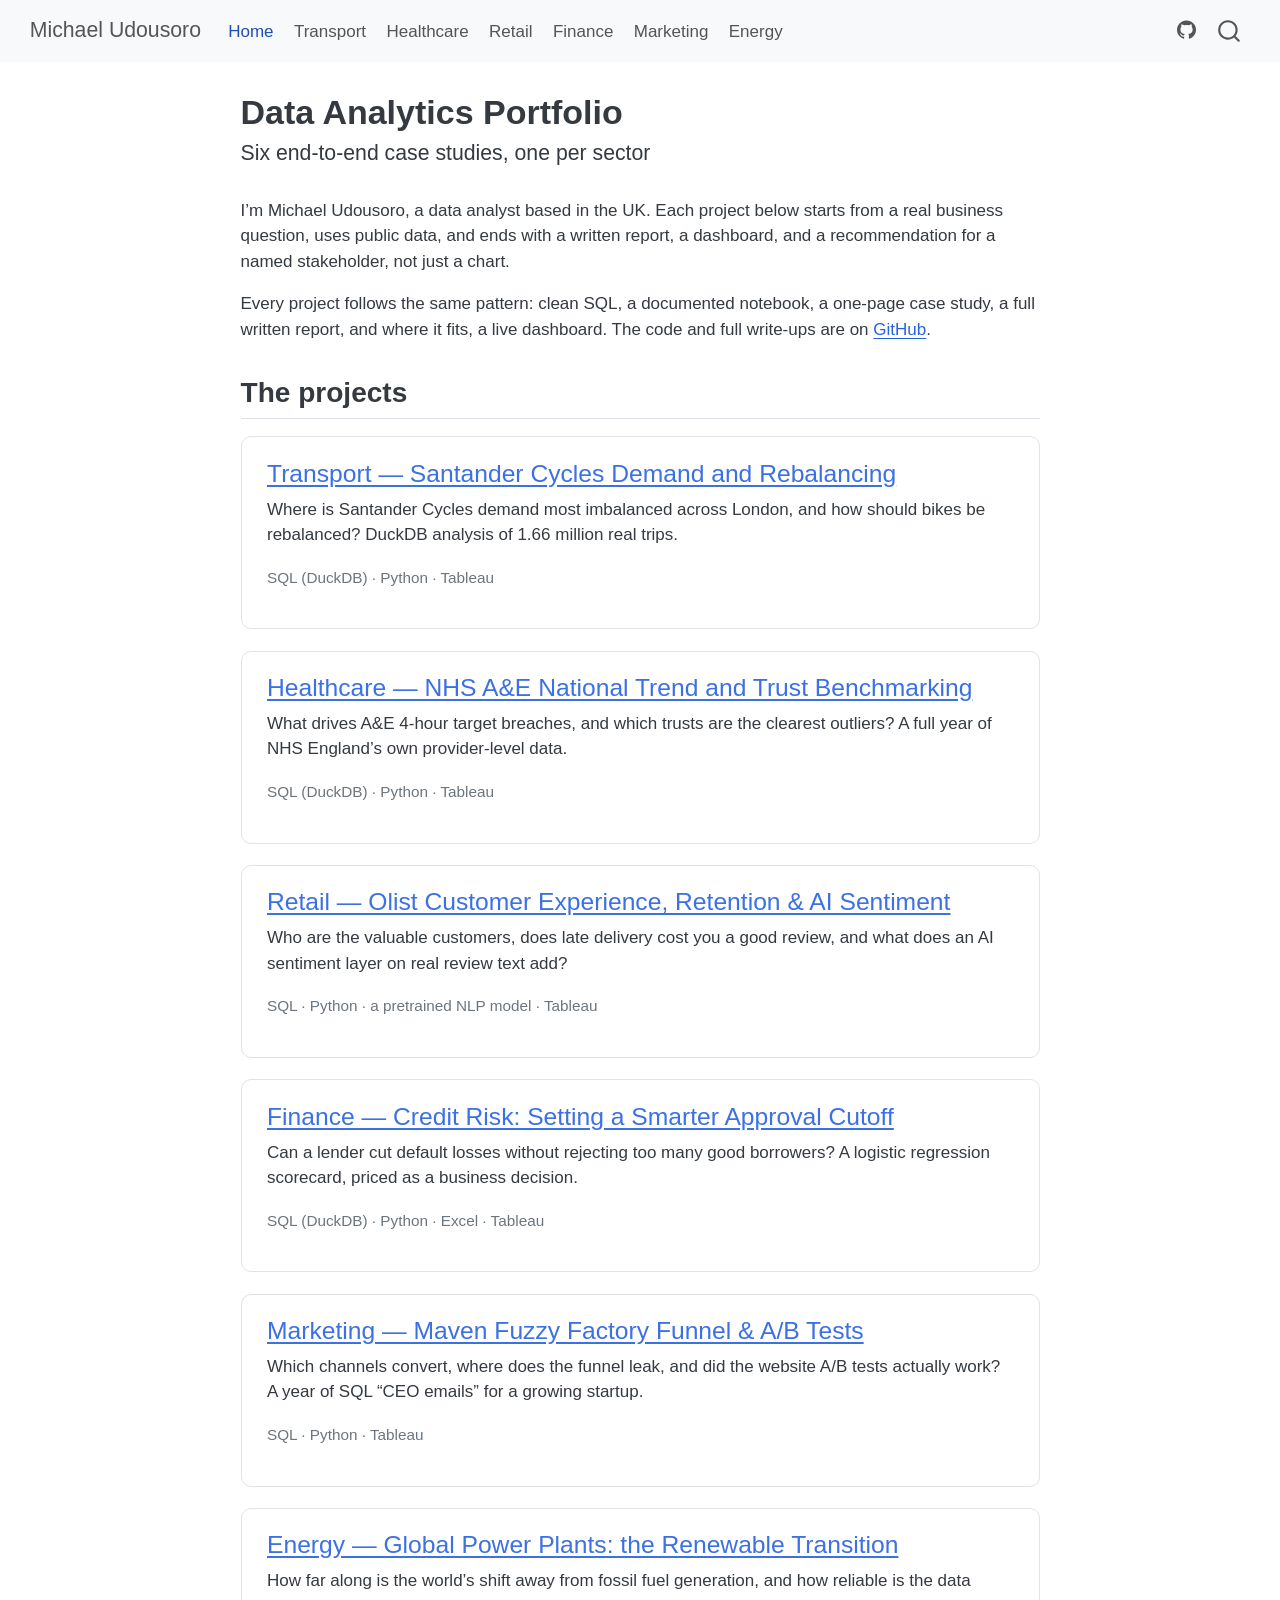
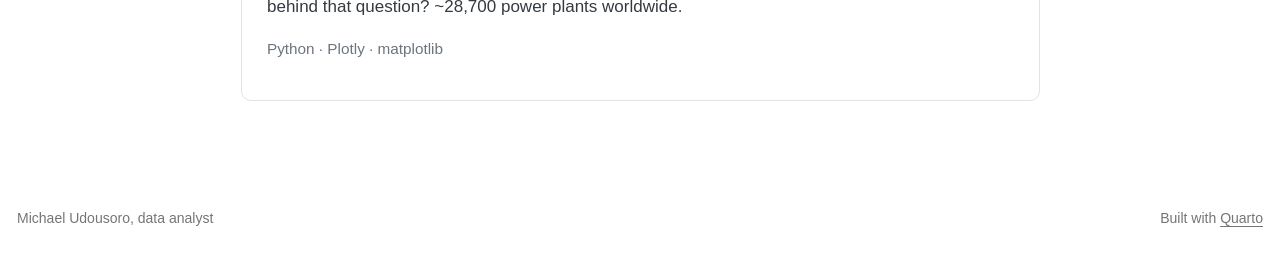
<file: index.html>
<!DOCTYPE html>
<html xmlns="http://www.w3.org/1999/xhtml" lang="en" xml:lang="en"><head>

<meta charset="utf-8">
<meta name="generator" content="quarto-1.10.18">

<meta name="viewport" content="width=device-width, initial-scale=1.0, user-scalable=yes">


<title>Data Analytics Portfolio – Michael Udousoro</title>
<style>
/* Default styles provided by pandoc.
** See https://pandoc.org/MANUAL.html#variables-for-html for config info.
*/
span.smallcaps{font-variant: small-caps;}
div.columns{display: flex; gap: 1.5em;}
div.column{flex: auto;}
@media screen {
div.columns{gap: min(4vw, 1.5em);}
div.column{overflow-x: auto;}
}
div.hanging-indent{margin-left: 1.5em; text-indent: -1.5em;}
ul.task-list{list-style: none;}
ul.task-list li input[type="checkbox"] {
  width: 0.8em;
  margin: 0 0.8em 0.2em -1em; /* quarto-specific, see https://github.com/quarto-dev/quarto-cli/issues/4556 */ 
  vertical-align: middle;
}
</style>


<script src="site_libs/quarto-nav/quarto-nav.js"></script>
<script src="site_libs/quarto-nav/headroom.min.js"></script>
<script src="site_libs/clipboard/clipboard.min.js"></script>
<script src="site_libs/quarto-search/autocomplete.umd.js"></script>
<script src="site_libs/quarto-search/fuse.min.js"></script>
<script src="site_libs/quarto-search/quarto-search.js"></script>
<meta name="quarto:offset" content="./">
<script src="site_libs/quarto-html/quarto.js" type="module"></script>
<script src="site_libs/quarto-html/tabsets/tabsets.js" type="module"></script>
<script src="site_libs/quarto-html/popper.min.js"></script>
<script src="site_libs/quarto-html/tippy.umd.min.js"></script>
<link href="site_libs/quarto-html/tippy.css" rel="stylesheet">
<link href="site_libs/quarto-html/quarto-syntax-highlighting-64a204ab8560d761af7679ceaba22944.css" rel="stylesheet" id="quarto-text-highlighting-styles">
<script src="site_libs/bootstrap/bootstrap.min.js"></script>
<link href="site_libs/bootstrap/bootstrap-icons.css" rel="stylesheet">
<link href="site_libs/bootstrap/bootstrap-445b8638c3d06994fee0907d791121c4.min.css" rel="stylesheet" append-hash="true" id="quarto-bootstrap" data-mode="light">
<script id="quarto-search-options" type="application/json">{
  "location": "navbar",
  "copy-button": false,
  "collapse-after": 3,
  "panel-placement": "end",
  "type": "overlay",
  "limit": 50,
  "keyboard-shortcut": [
    "f",
    "/",
    "s"
  ],
  "show-item-context": false,
  "language": {
    "search-no-results-text": "No results",
    "search-matching-documents-text": "matching documents",
    "search-copy-link-title": "Copy link to search",
    "search-hide-matches-text": "Hide additional matches",
    "search-more-match-text": "more match in this document",
    "search-more-matches-text": "more matches in this document",
    "search-clear-button-title": "Clear",
    "search-text-placeholder": "",
    "search-detached-cancel-button-title": "Cancel",
    "search-submit-button-title": "Submit",
    "search-label": "Search"
  }
}</script>


<link rel="stylesheet" href="styles.css">
</head>

<body class="nav-fixed fullcontent quarto-light">

<div id="quarto-search-results"></div>
  <header id="quarto-header" class="headroom fixed-top">
    <nav class="navbar navbar-expand-lg " data-bs-theme="dark">
      <div class="navbar-container container-fluid">
      <div class="navbar-brand-container mx-auto">
    <a class="navbar-brand" href="./index.html">
    <span class="navbar-title">Michael Udousoro</span>
    </a>
  </div>
            <div id="quarto-search" class="" title="Search"></div>
          <button class="navbar-toggler" type="button" data-bs-toggle="collapse" data-bs-target="#navbarCollapse" aria-controls="navbarCollapse" role="menu" aria-expanded="false" aria-label="Toggle navigation" onclick="if (window.quartoToggleHeadroom) { window.quartoToggleHeadroom(); }">
  <span class="navbar-toggler-icon"></span>
</button>
          <div class="collapse navbar-collapse" id="navbarCollapse">
            <ul class="navbar-nav navbar-nav-scroll me-auto">
  <li class="nav-item">
    <a class="nav-link active" href="./index.html" aria-current="page"> 
<span class="menu-text">Home</span></a>
  </li>  
  <li class="nav-item">
    <a class="nav-link" href="./projects/01-tfl.html"> 
<span class="menu-text">Transport</span></a>
  </li>  
  <li class="nav-item">
    <a class="nav-link" href="./projects/02-nhs.html"> 
<span class="menu-text">Healthcare</span></a>
  </li>  
  <li class="nav-item">
    <a class="nav-link" href="./projects/03-olist.html"> 
<span class="menu-text">Retail</span></a>
  </li>  
  <li class="nav-item">
    <a class="nav-link" href="./projects/04-credit-risk.html"> 
<span class="menu-text">Finance</span></a>
  </li>  
  <li class="nav-item">
    <a class="nav-link" href="./projects/05-marketing.html"> 
<span class="menu-text">Marketing</span></a>
  </li>  
  <li class="nav-item">
    <a class="nav-link" href="./projects/06-energy.html"> 
<span class="menu-text">Energy</span></a>
  </li>  
</ul>
            <ul class="navbar-nav navbar-nav-scroll ms-auto">
  <li class="nav-item compact">
    <a class="nav-link" href="https://github.com/Michaeludousoro/data-analytics-portfolio"> <i class="bi bi-github" role="img" aria-label="GitHub">
</i> 
<span class="menu-text"></span></a>
  </li>  
</ul>
          </div> <!-- /navcollapse -->
            <div class="quarto-navbar-tools">
</div>
      </div> <!-- /container-fluid -->
    </nav>
</header>
<!-- content -->
<div id="quarto-content" class="quarto-container page-columns page-rows-contents page-layout-article page-navbar">
<!-- sidebar -->
<!-- margin-sidebar -->
    
<!-- main -->
<main class="content" id="quarto-document-content">

<header id="title-block-header" class="quarto-title-block default">
<div class="quarto-title">
<h1 class="title">Data Analytics Portfolio</h1>
<p class="subtitle lead">Six end-to-end case studies, one per sector</p>
</div>



<div class="quarto-title-meta">

    
  
    
  </div>
  


</header>


<p>I’m Michael Udousoro, a data analyst based in the UK. Each project below starts from a real business question, uses public data, and ends with a written report, a dashboard, and a recommendation for a named stakeholder, not just a chart.</p>
<p>Every project follows the same pattern: clean SQL, a documented notebook, a one-page case study, a full written report, and where it fits, a live dashboard. The code and full write-ups are on <a href="https://github.com/Michaeludousoro/data-analytics-portfolio">GitHub</a>.</p>
<section id="the-projects" class="level2">
<h2 data-anchor-id="the-projects">The projects</h2>
<section id="transport-santander-cycles-demand-and-rebalancing" class="level3 project-card">
<h3 data-anchor-id="transport-santander-cycles-demand-and-rebalancing"><a href="./projects/01-tfl.html">Transport — Santander Cycles Demand and Rebalancing</a></h3>
<p>Where is Santander Cycles demand most imbalanced across London, and how should bikes be rebalanced? DuckDB analysis of 1.66 million real trips.</p>
<p><span class="tools">SQL (DuckDB) · Python · Tableau</span></p>
</section>
<section id="healthcare-nhs-ae-national-trend-and-trust-benchmarking" class="level3 project-card">
<h3 data-anchor-id="healthcare-nhs-ae-national-trend-and-trust-benchmarking"><a href="./projects/02-nhs.html">Healthcare — NHS A&amp;E National Trend and Trust Benchmarking</a></h3>
<p>What drives A&amp;E 4-hour target breaches, and which trusts are the clearest outliers? A full year of NHS England’s own provider-level data.</p>
<p><span class="tools">SQL (DuckDB) · Python · Tableau</span></p>
</section>
<section id="retail-olist-customer-experience-retention-ai-sentiment" class="level3 project-card">
<h3 data-anchor-id="retail-olist-customer-experience-retention-ai-sentiment"><a href="./projects/03-olist.html">Retail — Olist Customer Experience, Retention &amp; AI Sentiment</a></h3>
<p>Who are the valuable customers, does late delivery cost you a good review, and what does an AI sentiment layer on real review text add?</p>
<p><span class="tools">SQL · Python · a pretrained NLP model · Tableau</span></p>
</section>
<section id="finance-credit-risk-setting-a-smarter-approval-cutoff" class="level3 project-card">
<h3 data-anchor-id="finance-credit-risk-setting-a-smarter-approval-cutoff"><a href="./projects/04-credit-risk.html">Finance — Credit Risk: Setting a Smarter Approval Cutoff</a></h3>
<p>Can a lender cut default losses without rejecting too many good borrowers? A logistic regression scorecard, priced as a business decision.</p>
<p><span class="tools">SQL (DuckDB) · Python · Excel · Tableau</span></p>
</section>
<section id="marketing-maven-fuzzy-factory-funnel-ab-tests" class="level3 project-card">
<h3 data-anchor-id="marketing-maven-fuzzy-factory-funnel-ab-tests"><a href="./projects/05-marketing.html">Marketing — Maven Fuzzy Factory Funnel &amp; A/B Tests</a></h3>
<p>Which channels convert, where does the funnel leak, and did the website A/B tests actually work? A year of SQL “CEO emails” for a growing startup.</p>
<p><span class="tools">SQL · Python · Tableau</span></p>
</section>
<section id="energy-global-power-plants-the-renewable-transition" class="level3 project-card">
<h3 data-anchor-id="energy-global-power-plants-the-renewable-transition"><a href="./projects/06-energy.html">Energy — Global Power Plants: the Renewable Transition</a></h3>
<p>How far along is the world’s shift away from fossil fuel generation, and how reliable is the data behind that question? ~28,700 power plants worldwide.</p>
<p><span class="tools">Python · Plotly · matplotlib</span></p>
</section>


</section>

</main> <!-- /main -->
<script id="quarto-html-after-body" type="application/javascript">
  window.document.addEventListener("DOMContentLoaded", function (event) {
    const isCodeAnnotation = (el) => {
      for (const clz of el.classList) {
        if (clz.startsWith('code-annotation-')) {                     
          return true;
        }
      }
      return false;
    }
    const onCopySuccess = function(e) {
      // button target
      const button = e.trigger;
      // don't keep focus
      button.blur();
      // flash "checked"
      button.classList.add('code-copy-button-checked');
      var currentTitle = button.getAttribute("title");
      button.setAttribute("title", "Copied!");
      let tooltip;
      if (window.bootstrap) {
        button.setAttribute("data-bs-toggle", "tooltip");
        button.setAttribute("data-bs-placement", "left");
        button.setAttribute("data-bs-title", "Copied!");
        tooltip = new bootstrap.Tooltip(button, 
          { trigger: "manual", 
            customClass: "code-copy-button-tooltip",
            offset: [0, -8]});
        tooltip.show();    
      }
      setTimeout(function() {
        if (tooltip) {
          tooltip.hide();
          button.removeAttribute("data-bs-title");
          button.removeAttribute("data-bs-toggle");
          button.removeAttribute("data-bs-placement");
        }
        button.setAttribute("title", currentTitle);
        button.classList.remove('code-copy-button-checked');
      }, 1000);
      // clear code selection
      e.clearSelection();
    }
    const getTextToCopy = function(trigger) {
      const outerScaffold = trigger.parentElement.cloneNode(true);
      const codeEl = outerScaffold.querySelector('code');
      for (const childEl of codeEl.children) {
        if (isCodeAnnotation(childEl)) {
          childEl.remove();
        }
      }
      return codeEl.innerText;
    }
    const clipboard = new window.ClipboardJS('.code-copy-button:not([data-in-quarto-modal])', {
      text: getTextToCopy
    });
    clipboard.on('success', onCopySuccess);
    if (window.document.getElementById('quarto-embedded-source-code-modal')) {
      const clipboardModal = new window.ClipboardJS('.code-copy-button[data-in-quarto-modal]', {
        text: getTextToCopy,
        container: window.document.getElementById('quarto-embedded-source-code-modal')
      });
      clipboardModal.on('success', onCopySuccess);
    }
      var localhostRegex = new RegExp(/^(?:http|https):\/\/localhost\:?[0-9]*\//);
      var mailtoRegex = new RegExp(/^mailto:/);
        var filterRegex = new RegExp('/' + window.location.host + '/');
      var isInternal = (href) => {
          return filterRegex.test(href) || localhostRegex.test(href) || mailtoRegex.test(href);
      }
      // Inspect non-navigation links and adorn them if external
     var links = window.document.querySelectorAll('a[href]:not(.nav-link):not(.navbar-brand):not(.toc-action):not(.sidebar-link):not(.sidebar-item-toggle):not(.pagination-link):not(.no-external):not([aria-hidden]):not(.dropdown-item):not(.quarto-navigation-tool):not(.about-link)');
      for (var i=0; i<links.length; i++) {
        const link = links[i];
        if (!isInternal(link.href)) {
          // undo the damage that might have been done by quarto-nav.js in the case of
          // links that we want to consider external
          if (link.dataset.originalHref !== undefined) {
            link.href = link.dataset.originalHref;
          }
            // target, if specified
            link.setAttribute("target", "_blank");
            if (link.getAttribute("rel") === null) {
              link.setAttribute("rel", "noopener");
            }
        }
      }
    function tippyHover(el, contentFn, onTriggerFn, onUntriggerFn) {
      const config = {
        allowHTML: true,
        maxWidth: 500,
        delay: 100,
        arrow: false,
        appendTo: function(el) {
            return el.parentElement;
        },
        interactive: true,
        interactiveBorder: 10,
        theme: 'quarto',
        placement: 'bottom-start',
      };
      if (contentFn) {
        config.content = contentFn;
      }
      if (onTriggerFn) {
        config.onTrigger = onTriggerFn;
      }
      if (onUntriggerFn) {
        config.onUntrigger = onUntriggerFn;
      }
      window.tippy(el, config); 
    }
    const noterefs = window.document.querySelectorAll('a[role="doc-noteref"]');
    for (var i=0; i<noterefs.length; i++) {
      const ref = noterefs[i];
      tippyHover(ref, function() {
        // use id or data attribute instead here
        let href = ref.getAttribute('data-footnote-href') || ref.getAttribute('href');
        try { href = new URL(href).hash; } catch {}
        const id = href.replace(/^#\/?/, "");
        const note = window.document.getElementById(id);
        if (note) {
          return note.innerHTML;
        } else {
          return "";
        }
      });
    }
    const xrefs = window.document.querySelectorAll('a.quarto-xref');
    const processXRef = (id, note) => {
      // Strip column container classes
      const stripColumnClz = (el) => {
        el.classList.remove("page-full", "page-columns");
        if (el.children) {
          for (const child of el.children) {
            stripColumnClz(child);
          }
        }
      }
      stripColumnClz(note)
      if (id === null || id.startsWith('sec-')) {
        // Special case sections, only their first couple elements
        const container = document.createElement("div");
        if (note.children && note.children.length > 2) {
          container.appendChild(note.children[0].cloneNode(true));
          for (let i = 1; i < note.children.length; i++) {
            const child = note.children[i];
            if (child.tagName === "P" && child.innerText === "") {
              continue;
            } else {
              container.appendChild(child.cloneNode(true));
              break;
            }
          }
          if (window.Quarto?.typesetMath) {
            window.Quarto.typesetMath(container);
          }
          return container.innerHTML
        } else {
          if (window.Quarto?.typesetMath) {
            window.Quarto.typesetMath(note);
          }
          return note.innerHTML;
        }
      } else {
        // Remove any anchor links if they are present
        const anchorLink = note.querySelector('a.anchorjs-link');
        if (anchorLink) {
          anchorLink.remove();
        }
        if (window.Quarto?.typesetMath) {
          window.Quarto.typesetMath(note);
        }
        if (note.classList.contains("callout")) {
          return note.outerHTML;
        } else {
          return note.innerHTML;
        }
      }
    }
    for (var i=0; i<xrefs.length; i++) {
      const xref = xrefs[i];
      tippyHover(xref, undefined, function(instance) {
        instance.disable();
        let url = xref.getAttribute('href');
        let hash = undefined; 
        if (url.startsWith('#')) {
          hash = url;
        } else {
          try { hash = new URL(url).hash; } catch {}
        }
        if (hash) {
          const id = hash.replace(/^#\/?/, "");
          const note = window.document.getElementById(id);
          if (note !== null) {
            try {
              const html = processXRef(id, note.cloneNode(true));
              instance.setContent(html);
            } finally {
              instance.enable();
              instance.show();
            }
          } else {
            // See if we can fetch this
            fetch(url.split('#')[0])
            .then(res => res.text())
            .then(html => {
              const parser = new DOMParser();
              const htmlDoc = parser.parseFromString(html, "text/html");
              const note = htmlDoc.getElementById(id);
              if (note !== null) {
                const html = processXRef(id, note);
                instance.setContent(html);
              } 
            }).finally(() => {
              instance.enable();
              instance.show();
            });
          }
        } else {
          // See if we can fetch a full url (with no hash to target)
          // This is a special case and we should probably do some content thinning / targeting
          fetch(url)
          .then(res => res.text())
          .then(html => {
            const parser = new DOMParser();
            const htmlDoc = parser.parseFromString(html, "text/html");
            const note = htmlDoc.querySelector('main.content');
            if (note !== null) {
              // This should only happen for chapter cross references
              // (since there is no id in the URL)
              // remove the first header
              if (note.children.length > 0 && note.children[0].tagName === "HEADER") {
                note.children[0].remove();
              }
              const html = processXRef(null, note);
              instance.setContent(html);
            } 
          }).finally(() => {
            instance.enable();
            instance.show();
          });
        }
      }, function(instance) {
      });
    }
        let selectedAnnoteEl;
        const selectorForAnnotation = ( cell, annotation) => {
          let cellAttr = 'data-code-cell="' + cell + '"';
          let lineAttr = 'data-code-annotation="' +  annotation + '"';
          const selector = 'span[' + cellAttr + '][' + lineAttr + ']';
          return selector;
        }
        const selectCodeLines = (annoteEl) => {
          const doc = window.document;
          const targetCell = annoteEl.getAttribute("data-target-cell");
          const targetAnnotation = annoteEl.getAttribute("data-target-annotation");
          const annoteSpan = window.document.querySelector(selectorForAnnotation(targetCell, targetAnnotation));
          const lines = annoteSpan.getAttribute("data-code-lines").split(",");
          const lineIds = lines.map((line) => {
            return targetCell + "-" + line;
          })
          let top = null;
          let height = null;
          let parent = null;
          if (lineIds.length > 0) {
              //compute the position of the single el (top and bottom and make a div)
              const el = window.document.getElementById(lineIds[0]);
              top = el.offsetTop;
              height = el.offsetHeight;
              parent = el.parentElement.parentElement;
            if (lineIds.length > 1) {
              const lastEl = window.document.getElementById(lineIds[lineIds.length - 1]);
              const bottom = lastEl.offsetTop + lastEl.offsetHeight;
              height = bottom - top;
            }
            if (top !== null && height !== null && parent !== null) {
              // cook up a div (if necessary) and position it 
              let div = window.document.getElementById("code-annotation-line-highlight");
              if (div === null) {
                div = window.document.createElement("div");
                div.setAttribute("id", "code-annotation-line-highlight");
                div.style.position = 'absolute';
                parent.appendChild(div);
              }
              div.style.top = top - 2 + "px";
              div.style.height = height + 4 + "px";
              div.style.left = 0;
              let gutterDiv = window.document.getElementById("code-annotation-line-highlight-gutter");
              if (gutterDiv === null) {
                gutterDiv = window.document.createElement("div");
                gutterDiv.setAttribute("id", "code-annotation-line-highlight-gutter");
                gutterDiv.style.position = 'absolute';
                const codeCell = window.document.getElementById(targetCell);
                const gutter = codeCell.querySelector('.code-annotation-gutter');
                gutter.appendChild(gutterDiv);
              }
              gutterDiv.style.top = top - 2 + "px";
              gutterDiv.style.height = height + 4 + "px";
            }
            selectedAnnoteEl = annoteEl;
          }
        };
        const unselectCodeLines = () => {
          const elementsIds = ["code-annotation-line-highlight", "code-annotation-line-highlight-gutter"];
          elementsIds.forEach((elId) => {
            const div = window.document.getElementById(elId);
            if (div) {
              div.remove();
            }
          });
          selectedAnnoteEl = undefined;
        };
          // Handle positioning of the toggle
      window.addEventListener(
        "resize",
        throttle(() => {
          elRect = undefined;
          if (selectedAnnoteEl) {
            selectCodeLines(selectedAnnoteEl);
          }
        }, 10)
      );
      function throttle(fn, ms) {
      let throttle = false;
      let timer;
        return (...args) => {
          if(!throttle) { // first call gets through
              fn.apply(this, args);
              throttle = true;
          } else { // all the others get throttled
              if(timer) clearTimeout(timer); // cancel #2
              timer = setTimeout(() => {
                fn.apply(this, args);
                timer = throttle = false;
              }, ms);
          }
        };
      }
        // Attach click handler to the DT
        const annoteDls = window.document.querySelectorAll('dt[data-target-cell]');
        for (const annoteDlNode of annoteDls) {
          annoteDlNode.addEventListener('click', (event) => {
            const clickedEl = event.target;
            if (clickedEl !== selectedAnnoteEl) {
              unselectCodeLines();
              const activeEl = window.document.querySelector('dt[data-target-cell].code-annotation-active');
              if (activeEl) {
                activeEl.classList.remove('code-annotation-active');
              }
              selectCodeLines(clickedEl);
              clickedEl.classList.add('code-annotation-active');
            } else {
              // Unselect the line
              unselectCodeLines();
              clickedEl.classList.remove('code-annotation-active');
            }
          });
        }
    const findCites = (el) => {
      const parentEl = el.parentElement;
      if (parentEl) {
        const cites = parentEl.dataset.cites;
        if (cites) {
          return {
            el,
            cites: cites.split(' ')
          };
        } else {
          return findCites(el.parentElement)
        }
      } else {
        return undefined;
      }
    };
    var bibliorefs = window.document.querySelectorAll('a[role="doc-biblioref"]');
    for (var i=0; i<bibliorefs.length; i++) {
      const ref = bibliorefs[i];
      const citeInfo = findCites(ref);
      if (citeInfo) {
        tippyHover(citeInfo.el, function() {
          var popup = window.document.createElement('div');
          citeInfo.cites.forEach(function(cite) {
            var citeDiv = window.document.createElement('div');
            citeDiv.classList.add('hanging-indent');
            citeDiv.classList.add('csl-entry');
            var biblioDiv = window.document.getElementById('ref-' + cite);
            if (biblioDiv) {
              citeDiv.innerHTML = biblioDiv.innerHTML;
            }
            popup.appendChild(citeDiv);
          });
          return popup.innerHTML;
        });
      }
    }
  });
  </script>
</div> <!-- /content -->
<footer class="footer">
  <div class="nav-footer">
    <div class="nav-footer-left">
<p>Michael Udousoro, data analyst</p>
</div>   
    <div class="nav-footer-center">
      &nbsp;
    </div>
    <div class="nav-footer-right">
<p>Built with <a href="https://quarto.org">Quarto</a></p>
</div>
  </div>
</footer>




</body></html>
</file>
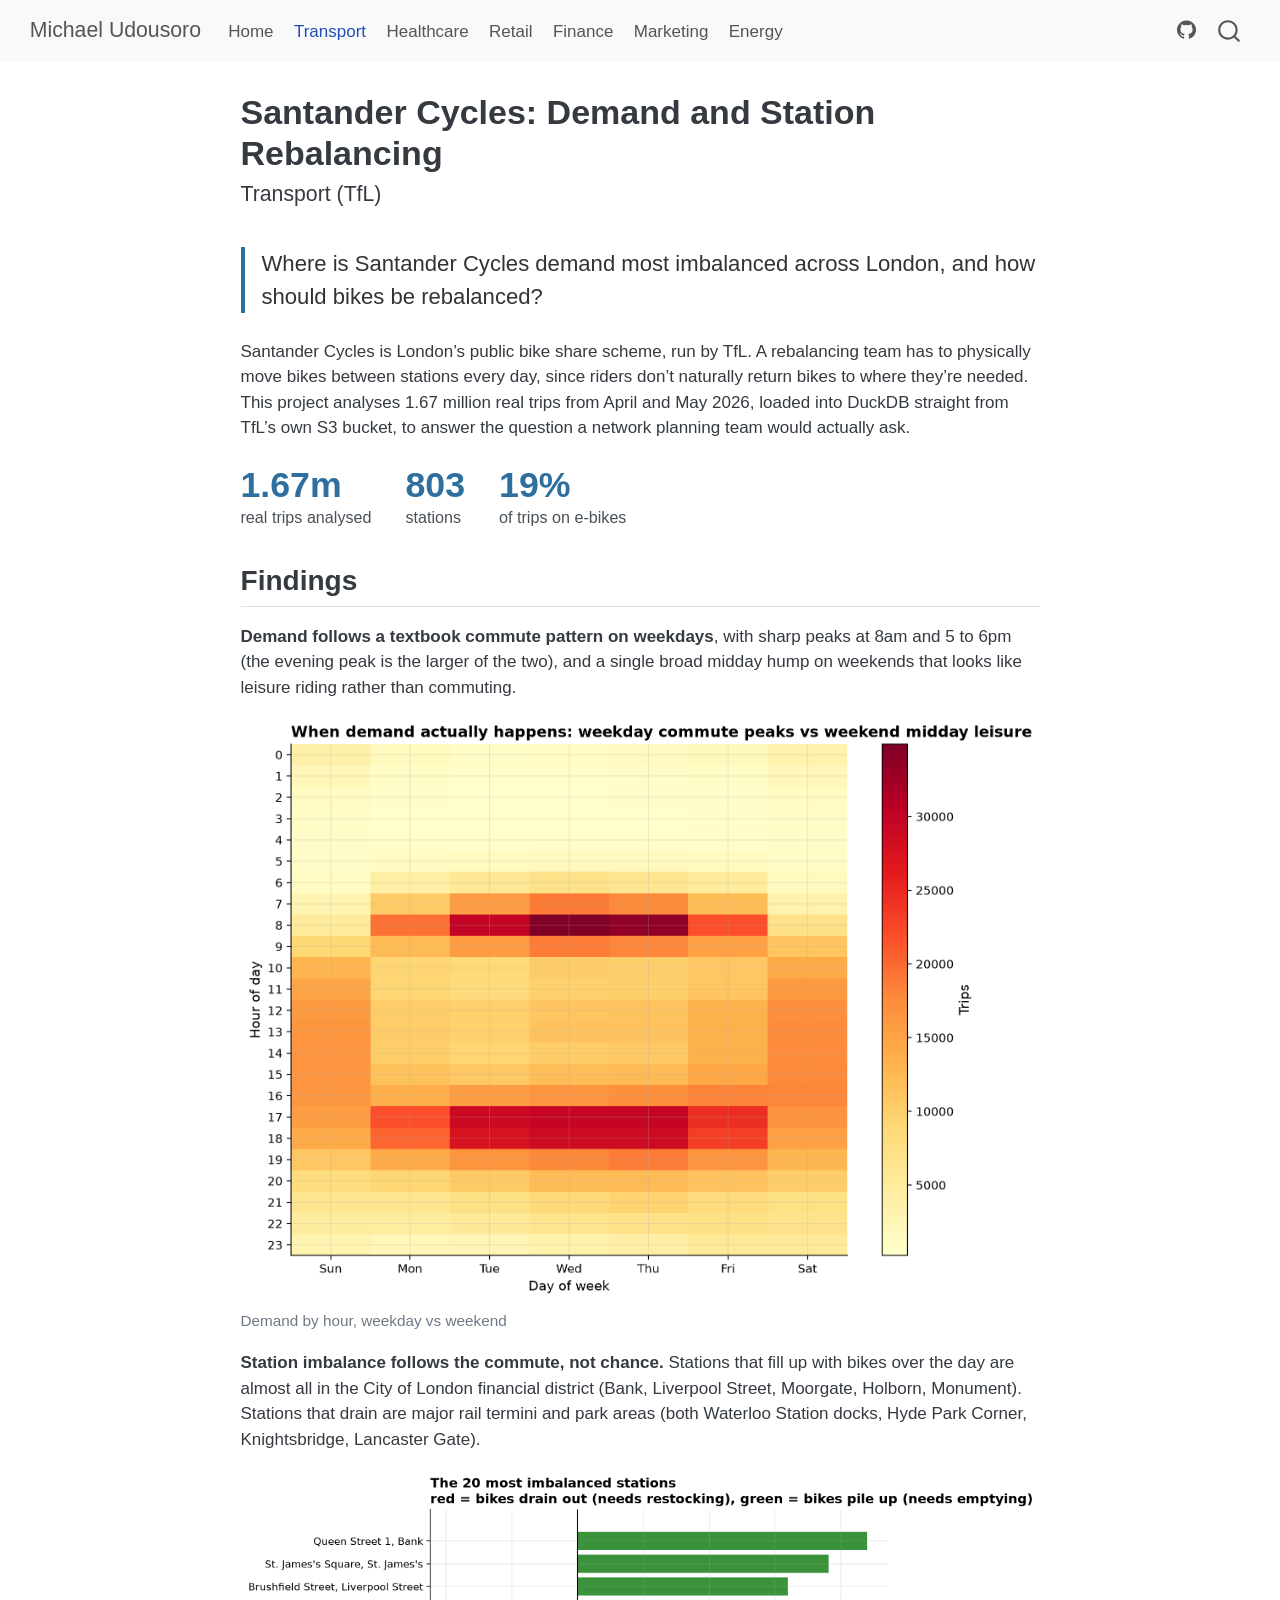
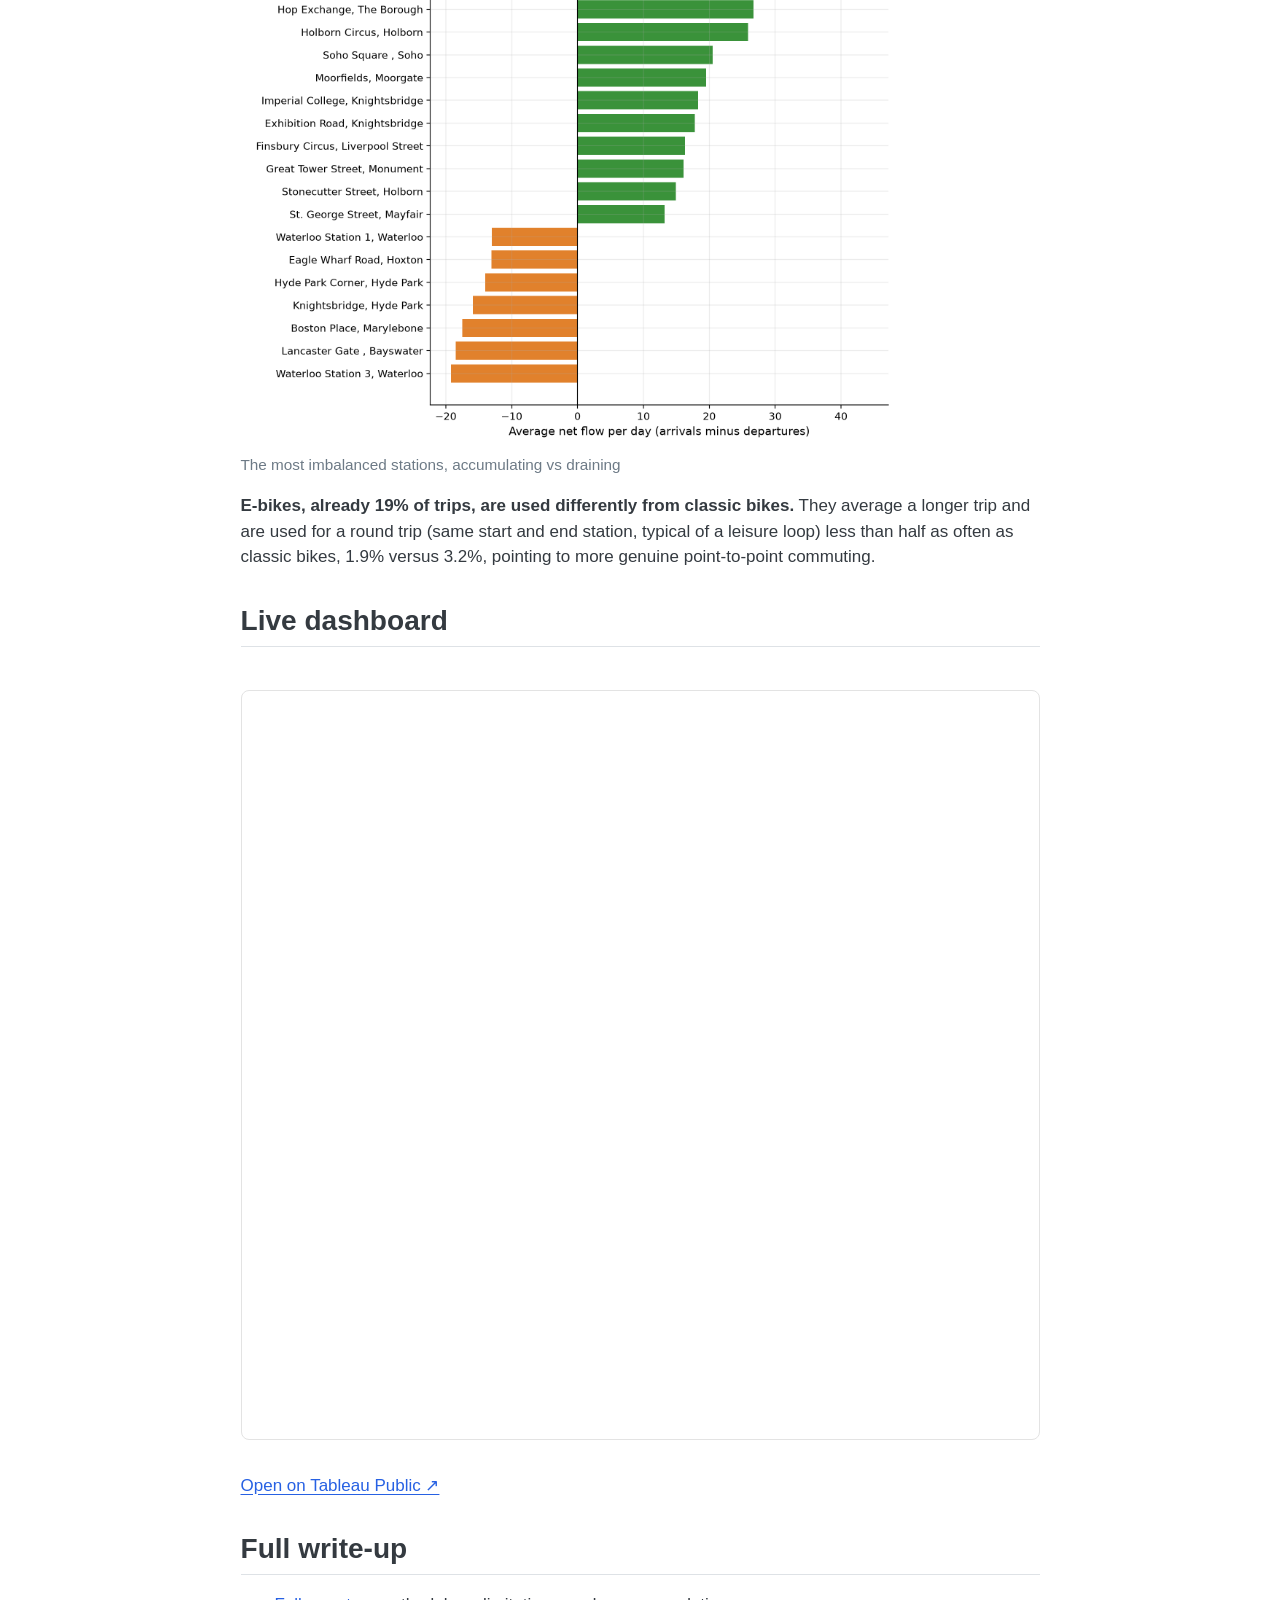
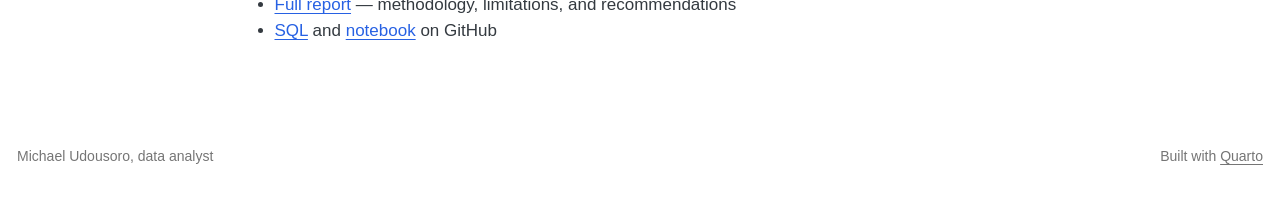
<file: projects/01-tfl.html>
<!DOCTYPE html>
<html xmlns="http://www.w3.org/1999/xhtml" lang="en" xml:lang="en"><head>

<meta charset="utf-8">
<meta name="generator" content="quarto-1.10.18">

<meta name="viewport" content="width=device-width, initial-scale=1.0, user-scalable=yes">


<title>Santander Cycles: Demand and Station Rebalancing – Michael Udousoro</title>
<style>
/* Default styles provided by pandoc.
** See https://pandoc.org/MANUAL.html#variables-for-html for config info.
*/
span.smallcaps{font-variant: small-caps;}
div.columns{display: flex; gap: 1.5em;}
div.column{flex: auto;}
@media screen {
div.columns{gap: min(4vw, 1.5em);}
div.column{overflow-x: auto;}
}
div.hanging-indent{margin-left: 1.5em; text-indent: -1.5em;}
ul.task-list{list-style: none;}
ul.task-list li input[type="checkbox"] {
  width: 0.8em;
  margin: 0 0.8em 0.2em -1em; /* quarto-specific, see https://github.com/quarto-dev/quarto-cli/issues/4556 */ 
  vertical-align: middle;
}
</style>


<script src="../site_libs/quarto-nav/quarto-nav.js"></script>
<script src="../site_libs/quarto-nav/headroom.min.js"></script>
<script src="../site_libs/clipboard/clipboard.min.js"></script>
<script src="../site_libs/quarto-search/autocomplete.umd.js"></script>
<script src="../site_libs/quarto-search/fuse.min.js"></script>
<script src="../site_libs/quarto-search/quarto-search.js"></script>
<meta name="quarto:offset" content="../">
<script src="../site_libs/quarto-html/quarto.js" type="module"></script>
<script src="../site_libs/quarto-html/tabsets/tabsets.js" type="module"></script>
<script src="../site_libs/quarto-html/popper.min.js"></script>
<script src="../site_libs/quarto-html/tippy.umd.min.js"></script>
<link href="../site_libs/quarto-html/tippy.css" rel="stylesheet">
<link href="../site_libs/quarto-html/quarto-syntax-highlighting-64a204ab8560d761af7679ceaba22944.css" rel="stylesheet" id="quarto-text-highlighting-styles">
<script src="../site_libs/bootstrap/bootstrap.min.js"></script>
<link href="../site_libs/bootstrap/bootstrap-icons.css" rel="stylesheet">
<link href="../site_libs/bootstrap/bootstrap-445b8638c3d06994fee0907d791121c4.min.css" rel="stylesheet" append-hash="true" id="quarto-bootstrap" data-mode="light">
<script id="quarto-search-options" type="application/json">{
  "location": "navbar",
  "copy-button": false,
  "collapse-after": 3,
  "panel-placement": "end",
  "type": "overlay",
  "limit": 50,
  "keyboard-shortcut": [
    "f",
    "/",
    "s"
  ],
  "show-item-context": false,
  "language": {
    "search-no-results-text": "No results",
    "search-matching-documents-text": "matching documents",
    "search-copy-link-title": "Copy link to search",
    "search-hide-matches-text": "Hide additional matches",
    "search-more-match-text": "more match in this document",
    "search-more-matches-text": "more matches in this document",
    "search-clear-button-title": "Clear",
    "search-text-placeholder": "",
    "search-detached-cancel-button-title": "Cancel",
    "search-submit-button-title": "Submit",
    "search-label": "Search"
  }
}</script>


<link rel="stylesheet" href="../styles.css">
</head>

<body class="nav-fixed fullcontent quarto-light">

<div id="quarto-search-results"></div>
  <header id="quarto-header" class="headroom fixed-top">
    <nav class="navbar navbar-expand-lg " data-bs-theme="dark">
      <div class="navbar-container container-fluid">
      <div class="navbar-brand-container mx-auto">
    <a class="navbar-brand" href="../index.html">
    <span class="navbar-title">Michael Udousoro</span>
    </a>
  </div>
            <div id="quarto-search" class="" title="Search"></div>
          <button class="navbar-toggler" type="button" data-bs-toggle="collapse" data-bs-target="#navbarCollapse" aria-controls="navbarCollapse" role="menu" aria-expanded="false" aria-label="Toggle navigation" onclick="if (window.quartoToggleHeadroom) { window.quartoToggleHeadroom(); }">
  <span class="navbar-toggler-icon"></span>
</button>
          <div class="collapse navbar-collapse" id="navbarCollapse">
            <ul class="navbar-nav navbar-nav-scroll me-auto">
  <li class="nav-item">
    <a class="nav-link" href="../index.html"> 
<span class="menu-text">Home</span></a>
  </li>  
  <li class="nav-item">
    <a class="nav-link active" href="../projects/01-tfl.html" aria-current="page"> 
<span class="menu-text">Transport</span></a>
  </li>  
  <li class="nav-item">
    <a class="nav-link" href="../projects/02-nhs.html"> 
<span class="menu-text">Healthcare</span></a>
  </li>  
  <li class="nav-item">
    <a class="nav-link" href="../projects/03-olist.html"> 
<span class="menu-text">Retail</span></a>
  </li>  
  <li class="nav-item">
    <a class="nav-link" href="../projects/04-credit-risk.html"> 
<span class="menu-text">Finance</span></a>
  </li>  
  <li class="nav-item">
    <a class="nav-link" href="../projects/05-marketing.html"> 
<span class="menu-text">Marketing</span></a>
  </li>  
  <li class="nav-item">
    <a class="nav-link" href="../projects/06-energy.html"> 
<span class="menu-text">Energy</span></a>
  </li>  
</ul>
            <ul class="navbar-nav navbar-nav-scroll ms-auto">
  <li class="nav-item compact">
    <a class="nav-link" href="https://github.com/Michaeludousoro/data-analytics-portfolio"> <i class="bi bi-github" role="img" aria-label="GitHub">
</i> 
<span class="menu-text"></span></a>
  </li>  
</ul>
          </div> <!-- /navcollapse -->
            <div class="quarto-navbar-tools">
</div>
      </div> <!-- /container-fluid -->
    </nav>
</header>
<!-- content -->
<div id="quarto-content" class="quarto-container page-columns page-rows-contents page-layout-article page-navbar">
<!-- sidebar -->
<!-- margin-sidebar -->
    
<!-- main -->
<main class="content" id="quarto-document-content">

<header id="title-block-header" class="quarto-title-block default">
<div class="quarto-title">
<h1 class="title">Santander Cycles: Demand and Station Rebalancing</h1>
<p class="subtitle lead">Transport (TfL)</p>
</div>



<div class="quarto-title-meta">

    
  
    
  </div>
  


</header>


<p class="hero-question">
Where is Santander Cycles demand most imbalanced across London, and how should bikes be rebalanced?
</p>
<p>Santander Cycles is London’s public bike share scheme, run by TfL. A rebalancing team has to physically move bikes between stations every day, since riders don’t naturally return bikes to where they’re needed. This project analyses 1.67 million real trips from April and May 2026, loaded into DuckDB straight from TfL’s own S3 bucket, to answer the question a network planning team would actually ask.</p>
<div class="stat-row">
<div>
<div class="finding-number">
1.67m
</div>
<div class="finding-label">
real trips analysed
</div>
</div>
<div>
<div class="finding-number">
803
</div>
<div class="finding-label">
stations
</div>
</div>
<div>
<div class="finding-number">
19%
</div>
<div class="finding-label">
of trips on e-bikes
</div>
</div>
</div>
<section id="findings" class="level2">
<h2 data-anchor-id="findings">Findings</h2>
<p><strong>Demand follows a textbook commute pattern on weekdays</strong>, with sharp peaks at 8am and 5 to 6pm (the evening peak is the larger of the two), and a single broad midday hump on weekends that looks like leisure riding rather than commuting.</p>
<div class="quarto-figure quarto-figure-center">
<figure class="figure">
<p><img src="../images/01-tfl/01_demand_heatmap.png" class="img-fluid figure-img"></p>
<figcaption>Demand by hour, weekday vs weekend</figcaption>
</figure>
</div>
<p><strong>Station imbalance follows the commute, not chance.</strong> Stations that fill up with bikes over the day are almost all in the City of London financial district (Bank, Liverpool Street, Moorgate, Holborn, Monument). Stations that drain are major rail termini and park areas (both Waterloo Station docks, Hyde Park Corner, Knightsbridge, Lancaster Gate).</p>
<div class="quarto-figure quarto-figure-center">
<figure class="figure">
<p><img src="../images/01-tfl/02_station_imbalance.png" class="img-fluid figure-img"></p>
<figcaption>The most imbalanced stations, accumulating vs draining</figcaption>
</figure>
</div>
<p><strong>E-bikes, already 19% of trips, are used differently from classic bikes.</strong> They average a longer trip and are used for a round trip (same start and end station, typical of a leisure loop) less than half as often as classic bikes, 1.9% versus 3.2%, pointing to more genuine point-to-point commuting.</p>
</section>
<section id="live-dashboard" class="level2">
<h2 data-anchor-id="live-dashboard">Live dashboard</h2>
<iframe class="dashboard-embed" src="https://public.tableau.com/views/TfLCycling-DemandandRebalancingAnalysis/Dashboard1?:showVizHome=no&amp;:embed=true">
</iframe>
<p><a href="https://public.tableau.com/app/profile/michael.udousoro/viz/TfLCycling-DemandandRebalancingAnalysis/Dashboard1">Open on Tableau Public ↗</a></p>
</section>
<section id="full-write-up" class="level2">
<h2 data-anchor-id="full-write-up">Full write-up</h2>
<ul>
<li><a href="https://github.com/Michaeludousoro/data-analytics-portfolio/blob/main/projects/01-tfl-cycling/report.md">Full report</a> — methodology, limitations, and recommendations</li>
<li><a href="https://github.com/Michaeludousoro/data-analytics-portfolio/tree/main/projects/01-tfl-cycling/sql">SQL</a> and <a href="https://github.com/Michaeludousoro/data-analytics-portfolio/tree/main/projects/01-tfl-cycling/notebooks">notebook</a> on GitHub</li>
</ul>


</section>

</main> <!-- /main -->
<script id="quarto-html-after-body" type="application/javascript">
  window.document.addEventListener("DOMContentLoaded", function (event) {
    const isCodeAnnotation = (el) => {
      for (const clz of el.classList) {
        if (clz.startsWith('code-annotation-')) {                     
          return true;
        }
      }
      return false;
    }
    const onCopySuccess = function(e) {
      // button target
      const button = e.trigger;
      // don't keep focus
      button.blur();
      // flash "checked"
      button.classList.add('code-copy-button-checked');
      var currentTitle = button.getAttribute("title");
      button.setAttribute("title", "Copied!");
      let tooltip;
      if (window.bootstrap) {
        button.setAttribute("data-bs-toggle", "tooltip");
        button.setAttribute("data-bs-placement", "left");
        button.setAttribute("data-bs-title", "Copied!");
        tooltip = new bootstrap.Tooltip(button, 
          { trigger: "manual", 
            customClass: "code-copy-button-tooltip",
            offset: [0, -8]});
        tooltip.show();    
      }
      setTimeout(function() {
        if (tooltip) {
          tooltip.hide();
          button.removeAttribute("data-bs-title");
          button.removeAttribute("data-bs-toggle");
          button.removeAttribute("data-bs-placement");
        }
        button.setAttribute("title", currentTitle);
        button.classList.remove('code-copy-button-checked');
      }, 1000);
      // clear code selection
      e.clearSelection();
    }
    const getTextToCopy = function(trigger) {
      const outerScaffold = trigger.parentElement.cloneNode(true);
      const codeEl = outerScaffold.querySelector('code');
      for (const childEl of codeEl.children) {
        if (isCodeAnnotation(childEl)) {
          childEl.remove();
        }
      }
      return codeEl.innerText;
    }
    const clipboard = new window.ClipboardJS('.code-copy-button:not([data-in-quarto-modal])', {
      text: getTextToCopy
    });
    clipboard.on('success', onCopySuccess);
    if (window.document.getElementById('quarto-embedded-source-code-modal')) {
      const clipboardModal = new window.ClipboardJS('.code-copy-button[data-in-quarto-modal]', {
        text: getTextToCopy,
        container: window.document.getElementById('quarto-embedded-source-code-modal')
      });
      clipboardModal.on('success', onCopySuccess);
    }
      var localhostRegex = new RegExp(/^(?:http|https):\/\/localhost\:?[0-9]*\//);
      var mailtoRegex = new RegExp(/^mailto:/);
        var filterRegex = new RegExp('/' + window.location.host + '/');
      var isInternal = (href) => {
          return filterRegex.test(href) || localhostRegex.test(href) || mailtoRegex.test(href);
      }
      // Inspect non-navigation links and adorn them if external
     var links = window.document.querySelectorAll('a[href]:not(.nav-link):not(.navbar-brand):not(.toc-action):not(.sidebar-link):not(.sidebar-item-toggle):not(.pagination-link):not(.no-external):not([aria-hidden]):not(.dropdown-item):not(.quarto-navigation-tool):not(.about-link)');
      for (var i=0; i<links.length; i++) {
        const link = links[i];
        if (!isInternal(link.href)) {
          // undo the damage that might have been done by quarto-nav.js in the case of
          // links that we want to consider external
          if (link.dataset.originalHref !== undefined) {
            link.href = link.dataset.originalHref;
          }
            // target, if specified
            link.setAttribute("target", "_blank");
            if (link.getAttribute("rel") === null) {
              link.setAttribute("rel", "noopener");
            }
        }
      }
    function tippyHover(el, contentFn, onTriggerFn, onUntriggerFn) {
      const config = {
        allowHTML: true,
        maxWidth: 500,
        delay: 100,
        arrow: false,
        appendTo: function(el) {
            return el.parentElement;
        },
        interactive: true,
        interactiveBorder: 10,
        theme: 'quarto',
        placement: 'bottom-start',
      };
      if (contentFn) {
        config.content = contentFn;
      }
      if (onTriggerFn) {
        config.onTrigger = onTriggerFn;
      }
      if (onUntriggerFn) {
        config.onUntrigger = onUntriggerFn;
      }
      window.tippy(el, config); 
    }
    const noterefs = window.document.querySelectorAll('a[role="doc-noteref"]');
    for (var i=0; i<noterefs.length; i++) {
      const ref = noterefs[i];
      tippyHover(ref, function() {
        // use id or data attribute instead here
        let href = ref.getAttribute('data-footnote-href') || ref.getAttribute('href');
        try { href = new URL(href).hash; } catch {}
        const id = href.replace(/^#\/?/, "");
        const note = window.document.getElementById(id);
        if (note) {
          return note.innerHTML;
        } else {
          return "";
        }
      });
    }
    const xrefs = window.document.querySelectorAll('a.quarto-xref');
    const processXRef = (id, note) => {
      // Strip column container classes
      const stripColumnClz = (el) => {
        el.classList.remove("page-full", "page-columns");
        if (el.children) {
          for (const child of el.children) {
            stripColumnClz(child);
          }
        }
      }
      stripColumnClz(note)
      if (id === null || id.startsWith('sec-')) {
        // Special case sections, only their first couple elements
        const container = document.createElement("div");
        if (note.children && note.children.length > 2) {
          container.appendChild(note.children[0].cloneNode(true));
          for (let i = 1; i < note.children.length; i++) {
            const child = note.children[i];
            if (child.tagName === "P" && child.innerText === "") {
              continue;
            } else {
              container.appendChild(child.cloneNode(true));
              break;
            }
          }
          if (window.Quarto?.typesetMath) {
            window.Quarto.typesetMath(container);
          }
          return container.innerHTML
        } else {
          if (window.Quarto?.typesetMath) {
            window.Quarto.typesetMath(note);
          }
          return note.innerHTML;
        }
      } else {
        // Remove any anchor links if they are present
        const anchorLink = note.querySelector('a.anchorjs-link');
        if (anchorLink) {
          anchorLink.remove();
        }
        if (window.Quarto?.typesetMath) {
          window.Quarto.typesetMath(note);
        }
        if (note.classList.contains("callout")) {
          return note.outerHTML;
        } else {
          return note.innerHTML;
        }
      }
    }
    for (var i=0; i<xrefs.length; i++) {
      const xref = xrefs[i];
      tippyHover(xref, undefined, function(instance) {
        instance.disable();
        let url = xref.getAttribute('href');
        let hash = undefined; 
        if (url.startsWith('#')) {
          hash = url;
        } else {
          try { hash = new URL(url).hash; } catch {}
        }
        if (hash) {
          const id = hash.replace(/^#\/?/, "");
          const note = window.document.getElementById(id);
          if (note !== null) {
            try {
              const html = processXRef(id, note.cloneNode(true));
              instance.setContent(html);
            } finally {
              instance.enable();
              instance.show();
            }
          } else {
            // See if we can fetch this
            fetch(url.split('#')[0])
            .then(res => res.text())
            .then(html => {
              const parser = new DOMParser();
              const htmlDoc = parser.parseFromString(html, "text/html");
              const note = htmlDoc.getElementById(id);
              if (note !== null) {
                const html = processXRef(id, note);
                instance.setContent(html);
              } 
            }).finally(() => {
              instance.enable();
              instance.show();
            });
          }
        } else {
          // See if we can fetch a full url (with no hash to target)
          // This is a special case and we should probably do some content thinning / targeting
          fetch(url)
          .then(res => res.text())
          .then(html => {
            const parser = new DOMParser();
            const htmlDoc = parser.parseFromString(html, "text/html");
            const note = htmlDoc.querySelector('main.content');
            if (note !== null) {
              // This should only happen for chapter cross references
              // (since there is no id in the URL)
              // remove the first header
              if (note.children.length > 0 && note.children[0].tagName === "HEADER") {
                note.children[0].remove();
              }
              const html = processXRef(null, note);
              instance.setContent(html);
            } 
          }).finally(() => {
            instance.enable();
            instance.show();
          });
        }
      }, function(instance) {
      });
    }
        let selectedAnnoteEl;
        const selectorForAnnotation = ( cell, annotation) => {
          let cellAttr = 'data-code-cell="' + cell + '"';
          let lineAttr = 'data-code-annotation="' +  annotation + '"';
          const selector = 'span[' + cellAttr + '][' + lineAttr + ']';
          return selector;
        }
        const selectCodeLines = (annoteEl) => {
          const doc = window.document;
          const targetCell = annoteEl.getAttribute("data-target-cell");
          const targetAnnotation = annoteEl.getAttribute("data-target-annotation");
          const annoteSpan = window.document.querySelector(selectorForAnnotation(targetCell, targetAnnotation));
          const lines = annoteSpan.getAttribute("data-code-lines").split(",");
          const lineIds = lines.map((line) => {
            return targetCell + "-" + line;
          })
          let top = null;
          let height = null;
          let parent = null;
          if (lineIds.length > 0) {
              //compute the position of the single el (top and bottom and make a div)
              const el = window.document.getElementById(lineIds[0]);
              top = el.offsetTop;
              height = el.offsetHeight;
              parent = el.parentElement.parentElement;
            if (lineIds.length > 1) {
              const lastEl = window.document.getElementById(lineIds[lineIds.length - 1]);
              const bottom = lastEl.offsetTop + lastEl.offsetHeight;
              height = bottom - top;
            }
            if (top !== null && height !== null && parent !== null) {
              // cook up a div (if necessary) and position it 
              let div = window.document.getElementById("code-annotation-line-highlight");
              if (div === null) {
                div = window.document.createElement("div");
                div.setAttribute("id", "code-annotation-line-highlight");
                div.style.position = 'absolute';
                parent.appendChild(div);
              }
              div.style.top = top - 2 + "px";
              div.style.height = height + 4 + "px";
              div.style.left = 0;
              let gutterDiv = window.document.getElementById("code-annotation-line-highlight-gutter");
              if (gutterDiv === null) {
                gutterDiv = window.document.createElement("div");
                gutterDiv.setAttribute("id", "code-annotation-line-highlight-gutter");
                gutterDiv.style.position = 'absolute';
                const codeCell = window.document.getElementById(targetCell);
                const gutter = codeCell.querySelector('.code-annotation-gutter');
                gutter.appendChild(gutterDiv);
              }
              gutterDiv.style.top = top - 2 + "px";
              gutterDiv.style.height = height + 4 + "px";
            }
            selectedAnnoteEl = annoteEl;
          }
        };
        const unselectCodeLines = () => {
          const elementsIds = ["code-annotation-line-highlight", "code-annotation-line-highlight-gutter"];
          elementsIds.forEach((elId) => {
            const div = window.document.getElementById(elId);
            if (div) {
              div.remove();
            }
          });
          selectedAnnoteEl = undefined;
        };
          // Handle positioning of the toggle
      window.addEventListener(
        "resize",
        throttle(() => {
          elRect = undefined;
          if (selectedAnnoteEl) {
            selectCodeLines(selectedAnnoteEl);
          }
        }, 10)
      );
      function throttle(fn, ms) {
      let throttle = false;
      let timer;
        return (...args) => {
          if(!throttle) { // first call gets through
              fn.apply(this, args);
              throttle = true;
          } else { // all the others get throttled
              if(timer) clearTimeout(timer); // cancel #2
              timer = setTimeout(() => {
                fn.apply(this, args);
                timer = throttle = false;
              }, ms);
          }
        };
      }
        // Attach click handler to the DT
        const annoteDls = window.document.querySelectorAll('dt[data-target-cell]');
        for (const annoteDlNode of annoteDls) {
          annoteDlNode.addEventListener('click', (event) => {
            const clickedEl = event.target;
            if (clickedEl !== selectedAnnoteEl) {
              unselectCodeLines();
              const activeEl = window.document.querySelector('dt[data-target-cell].code-annotation-active');
              if (activeEl) {
                activeEl.classList.remove('code-annotation-active');
              }
              selectCodeLines(clickedEl);
              clickedEl.classList.add('code-annotation-active');
            } else {
              // Unselect the line
              unselectCodeLines();
              clickedEl.classList.remove('code-annotation-active');
            }
          });
        }
    const findCites = (el) => {
      const parentEl = el.parentElement;
      if (parentEl) {
        const cites = parentEl.dataset.cites;
        if (cites) {
          return {
            el,
            cites: cites.split(' ')
          };
        } else {
          return findCites(el.parentElement)
        }
      } else {
        return undefined;
      }
    };
    var bibliorefs = window.document.querySelectorAll('a[role="doc-biblioref"]');
    for (var i=0; i<bibliorefs.length; i++) {
      const ref = bibliorefs[i];
      const citeInfo = findCites(ref);
      if (citeInfo) {
        tippyHover(citeInfo.el, function() {
          var popup = window.document.createElement('div');
          citeInfo.cites.forEach(function(cite) {
            var citeDiv = window.document.createElement('div');
            citeDiv.classList.add('hanging-indent');
            citeDiv.classList.add('csl-entry');
            var biblioDiv = window.document.getElementById('ref-' + cite);
            if (biblioDiv) {
              citeDiv.innerHTML = biblioDiv.innerHTML;
            }
            popup.appendChild(citeDiv);
          });
          return popup.innerHTML;
        });
      }
    }
  });
  </script>
</div> <!-- /content -->
<footer class="footer">
  <div class="nav-footer">
    <div class="nav-footer-left">
<p>Michael Udousoro, data analyst</p>
</div>   
    <div class="nav-footer-center">
      &nbsp;
    </div>
    <div class="nav-footer-right">
<p>Built with <a href="https://quarto.org">Quarto</a></p>
</div>
  </div>
</footer>




</body></html>
</file>
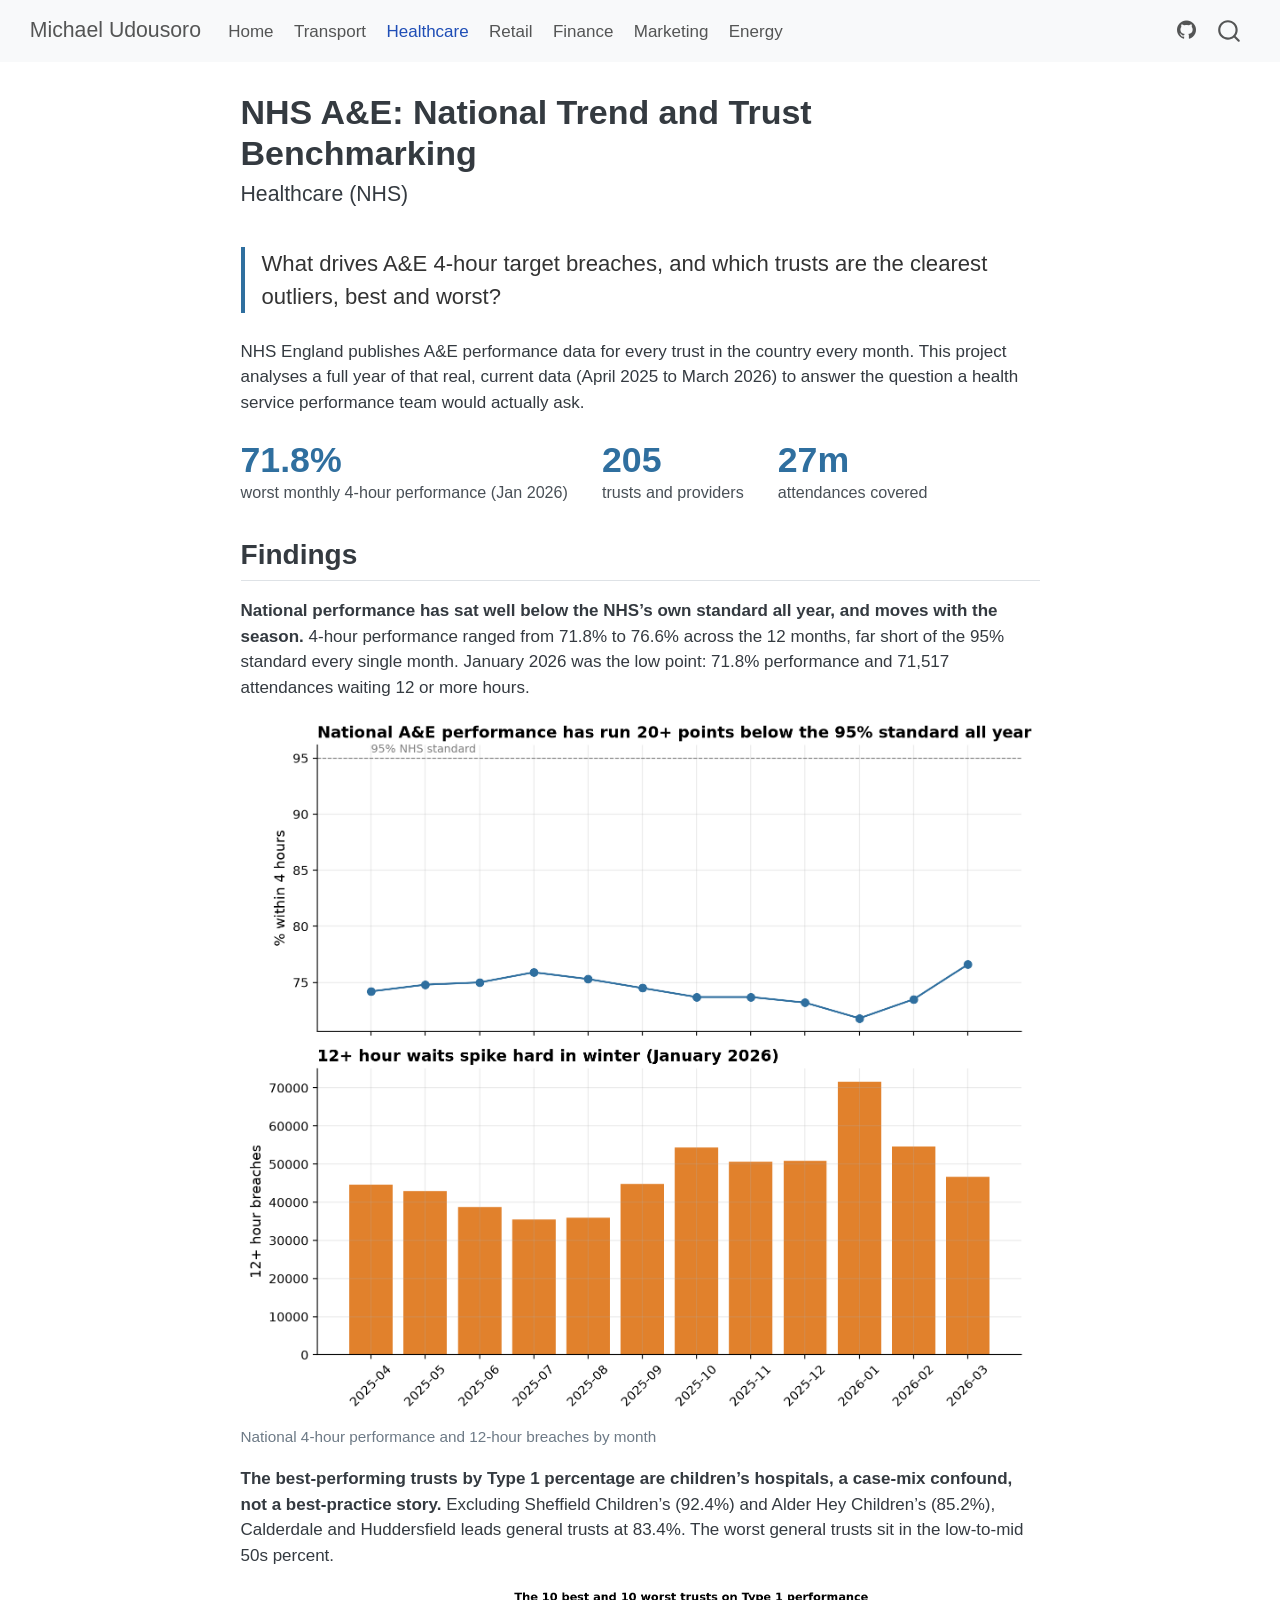
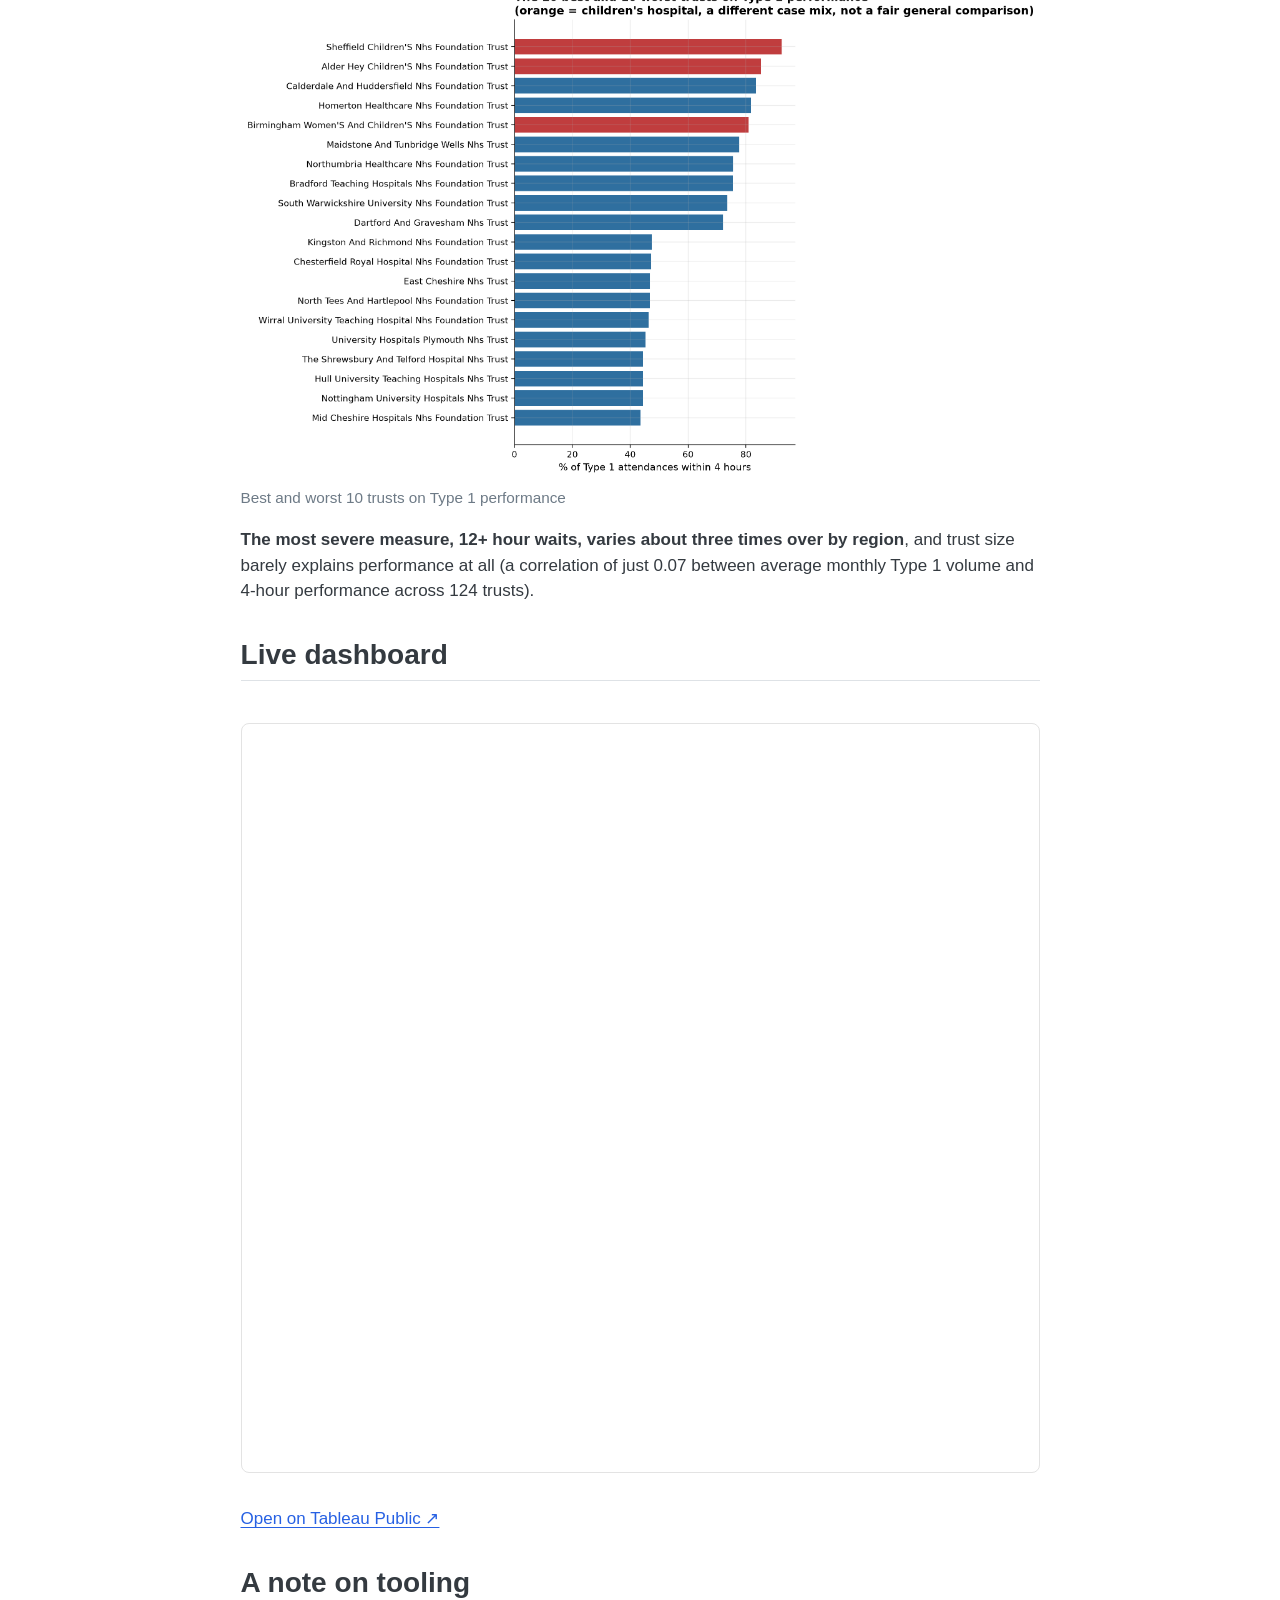
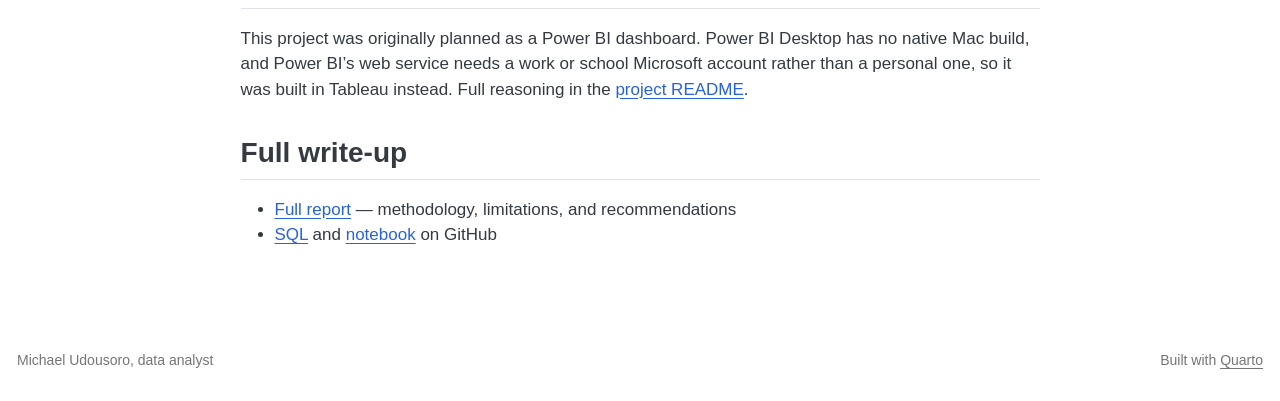
<file: projects/02-nhs.html>
<!DOCTYPE html>
<html xmlns="http://www.w3.org/1999/xhtml" lang="en" xml:lang="en"><head>

<meta charset="utf-8">
<meta name="generator" content="quarto-1.10.18">

<meta name="viewport" content="width=device-width, initial-scale=1.0, user-scalable=yes">


<title>NHS A&amp;E: National Trend and Trust Benchmarking – Michael Udousoro</title>
<style>
/* Default styles provided by pandoc.
** See https://pandoc.org/MANUAL.html#variables-for-html for config info.
*/
span.smallcaps{font-variant: small-caps;}
div.columns{display: flex; gap: 1.5em;}
div.column{flex: auto;}
@media screen {
div.columns{gap: min(4vw, 1.5em);}
div.column{overflow-x: auto;}
}
div.hanging-indent{margin-left: 1.5em; text-indent: -1.5em;}
ul.task-list{list-style: none;}
ul.task-list li input[type="checkbox"] {
  width: 0.8em;
  margin: 0 0.8em 0.2em -1em; /* quarto-specific, see https://github.com/quarto-dev/quarto-cli/issues/4556 */ 
  vertical-align: middle;
}
</style>


<script src="../site_libs/quarto-nav/quarto-nav.js"></script>
<script src="../site_libs/quarto-nav/headroom.min.js"></script>
<script src="../site_libs/clipboard/clipboard.min.js"></script>
<script src="../site_libs/quarto-search/autocomplete.umd.js"></script>
<script src="../site_libs/quarto-search/fuse.min.js"></script>
<script src="../site_libs/quarto-search/quarto-search.js"></script>
<meta name="quarto:offset" content="../">
<script src="../site_libs/quarto-html/quarto.js" type="module"></script>
<script src="../site_libs/quarto-html/tabsets/tabsets.js" type="module"></script>
<script src="../site_libs/quarto-html/popper.min.js"></script>
<script src="../site_libs/quarto-html/tippy.umd.min.js"></script>
<link href="../site_libs/quarto-html/tippy.css" rel="stylesheet">
<link href="../site_libs/quarto-html/quarto-syntax-highlighting-64a204ab8560d761af7679ceaba22944.css" rel="stylesheet" id="quarto-text-highlighting-styles">
<script src="../site_libs/bootstrap/bootstrap.min.js"></script>
<link href="../site_libs/bootstrap/bootstrap-icons.css" rel="stylesheet">
<link href="../site_libs/bootstrap/bootstrap-445b8638c3d06994fee0907d791121c4.min.css" rel="stylesheet" append-hash="true" id="quarto-bootstrap" data-mode="light">
<script id="quarto-search-options" type="application/json">{
  "location": "navbar",
  "copy-button": false,
  "collapse-after": 3,
  "panel-placement": "end",
  "type": "overlay",
  "limit": 50,
  "keyboard-shortcut": [
    "f",
    "/",
    "s"
  ],
  "show-item-context": false,
  "language": {
    "search-no-results-text": "No results",
    "search-matching-documents-text": "matching documents",
    "search-copy-link-title": "Copy link to search",
    "search-hide-matches-text": "Hide additional matches",
    "search-more-match-text": "more match in this document",
    "search-more-matches-text": "more matches in this document",
    "search-clear-button-title": "Clear",
    "search-text-placeholder": "",
    "search-detached-cancel-button-title": "Cancel",
    "search-submit-button-title": "Submit",
    "search-label": "Search"
  }
}</script>


<link rel="stylesheet" href="../styles.css">
</head>

<body class="nav-fixed fullcontent quarto-light">

<div id="quarto-search-results"></div>
  <header id="quarto-header" class="headroom fixed-top">
    <nav class="navbar navbar-expand-lg " data-bs-theme="dark">
      <div class="navbar-container container-fluid">
      <div class="navbar-brand-container mx-auto">
    <a class="navbar-brand" href="../index.html">
    <span class="navbar-title">Michael Udousoro</span>
    </a>
  </div>
            <div id="quarto-search" class="" title="Search"></div>
          <button class="navbar-toggler" type="button" data-bs-toggle="collapse" data-bs-target="#navbarCollapse" aria-controls="navbarCollapse" role="menu" aria-expanded="false" aria-label="Toggle navigation" onclick="if (window.quartoToggleHeadroom) { window.quartoToggleHeadroom(); }">
  <span class="navbar-toggler-icon"></span>
</button>
          <div class="collapse navbar-collapse" id="navbarCollapse">
            <ul class="navbar-nav navbar-nav-scroll me-auto">
  <li class="nav-item">
    <a class="nav-link" href="../index.html"> 
<span class="menu-text">Home</span></a>
  </li>  
  <li class="nav-item">
    <a class="nav-link" href="../projects/01-tfl.html"> 
<span class="menu-text">Transport</span></a>
  </li>  
  <li class="nav-item">
    <a class="nav-link active" href="../projects/02-nhs.html" aria-current="page"> 
<span class="menu-text">Healthcare</span></a>
  </li>  
  <li class="nav-item">
    <a class="nav-link" href="../projects/03-olist.html"> 
<span class="menu-text">Retail</span></a>
  </li>  
  <li class="nav-item">
    <a class="nav-link" href="../projects/04-credit-risk.html"> 
<span class="menu-text">Finance</span></a>
  </li>  
  <li class="nav-item">
    <a class="nav-link" href="../projects/05-marketing.html"> 
<span class="menu-text">Marketing</span></a>
  </li>  
  <li class="nav-item">
    <a class="nav-link" href="../projects/06-energy.html"> 
<span class="menu-text">Energy</span></a>
  </li>  
</ul>
            <ul class="navbar-nav navbar-nav-scroll ms-auto">
  <li class="nav-item compact">
    <a class="nav-link" href="https://github.com/Michaeludousoro/data-analytics-portfolio"> <i class="bi bi-github" role="img" aria-label="GitHub">
</i> 
<span class="menu-text"></span></a>
  </li>  
</ul>
          </div> <!-- /navcollapse -->
            <div class="quarto-navbar-tools">
</div>
      </div> <!-- /container-fluid -->
    </nav>
</header>
<!-- content -->
<div id="quarto-content" class="quarto-container page-columns page-rows-contents page-layout-article page-navbar">
<!-- sidebar -->
<!-- margin-sidebar -->
    
<!-- main -->
<main class="content" id="quarto-document-content">

<header id="title-block-header" class="quarto-title-block default">
<div class="quarto-title">
<h1 class="title">NHS A&amp;E: National Trend and Trust Benchmarking</h1>
<p class="subtitle lead">Healthcare (NHS)</p>
</div>



<div class="quarto-title-meta">

    
  
    
  </div>
  


</header>


<p class="hero-question">
What drives A&amp;E 4-hour target breaches, and which trusts are the clearest outliers, best and worst?
</p>
<p>NHS England publishes A&amp;E performance data for every trust in the country every month. This project analyses a full year of that real, current data (April 2025 to March 2026) to answer the question a health service performance team would actually ask.</p>
<div class="stat-row">
<div>
<div class="finding-number">
71.8%
</div>
<div class="finding-label">
worst monthly 4-hour performance (Jan 2026)
</div>
</div>
<div>
<div class="finding-number">
205
</div>
<div class="finding-label">
trusts and providers
</div>
</div>
<div>
<div class="finding-number">
27m
</div>
<div class="finding-label">
attendances covered
</div>
</div>
</div>
<section id="findings" class="level2">
<h2 data-anchor-id="findings">Findings</h2>
<p><strong>National performance has sat well below the NHS’s own standard all year, and moves with the season.</strong> 4-hour performance ranged from 71.8% to 76.6% across the 12 months, far short of the 95% standard every single month. January 2026 was the low point: 71.8% performance and 71,517 attendances waiting 12 or more hours.</p>
<div class="quarto-figure quarto-figure-center">
<figure class="figure">
<p><img src="../images/02-nhs/01_national_trend.png" class="img-fluid figure-img"></p>
<figcaption>National 4-hour performance and 12-hour breaches by month</figcaption>
</figure>
</div>
<p><strong>The best-performing trusts by Type 1 percentage are children’s hospitals, a case-mix confound, not a best-practice story.</strong> Excluding Sheffield Children’s (92.4%) and Alder Hey Children’s (85.2%), Calderdale and Huddersfield leads general trusts at 83.4%. The worst general trusts sit in the low-to-mid 50s percent.</p>
<div class="quarto-figure quarto-figure-center">
<figure class="figure">
<p><img src="../images/02-nhs/02_trust_outliers.png" class="img-fluid figure-img"></p>
<figcaption>Best and worst 10 trusts on Type 1 performance</figcaption>
</figure>
</div>
<p><strong>The most severe measure, 12+ hour waits, varies about three times over by region</strong>, and trust size barely explains performance at all (a correlation of just 0.07 between average monthly Type 1 volume and 4-hour performance across 124 trusts).</p>
</section>
<section id="live-dashboard" class="level2">
<h2 data-anchor-id="live-dashboard">Live dashboard</h2>
<iframe class="dashboard-embed" src="https://public.tableau.com/views/NHSAEPerformance-NationalTrendandTrustBenchmarking/NHSAEPerformance?:showVizHome=no&amp;:embed=true">
</iframe>
<p><a href="https://public.tableau.com/app/profile/michael.udousoro/viz/NHSAEPerformance-NationalTrendandTrustBenchmarking/NHSAEPerformance">Open on Tableau Public ↗</a></p>
</section>
<section id="a-note-on-tooling" class="level2">
<h2 data-anchor-id="a-note-on-tooling">A note on tooling</h2>
<p>This project was originally planned as a Power BI dashboard. Power BI Desktop has no native Mac build, and Power BI’s web service needs a work or school Microsoft account rather than a personal one, so it was built in Tableau instead. Full reasoning in the <a href="https://github.com/Michaeludousoro/data-analytics-portfolio/tree/main/projects/02-nhs-ae">project README</a>.</p>
</section>
<section id="full-write-up" class="level2">
<h2 data-anchor-id="full-write-up">Full write-up</h2>
<ul>
<li><a href="https://github.com/Michaeludousoro/data-analytics-portfolio/blob/main/projects/02-nhs-ae/report.md">Full report</a> — methodology, limitations, and recommendations</li>
<li><a href="https://github.com/Michaeludousoro/data-analytics-portfolio/tree/main/projects/02-nhs-ae/sql">SQL</a> and <a href="https://github.com/Michaeludousoro/data-analytics-portfolio/tree/main/projects/02-nhs-ae/notebooks">notebook</a> on GitHub</li>
</ul>


</section>

</main> <!-- /main -->
<script id="quarto-html-after-body" type="application/javascript">
  window.document.addEventListener("DOMContentLoaded", function (event) {
    const isCodeAnnotation = (el) => {
      for (const clz of el.classList) {
        if (clz.startsWith('code-annotation-')) {                     
          return true;
        }
      }
      return false;
    }
    const onCopySuccess = function(e) {
      // button target
      const button = e.trigger;
      // don't keep focus
      button.blur();
      // flash "checked"
      button.classList.add('code-copy-button-checked');
      var currentTitle = button.getAttribute("title");
      button.setAttribute("title", "Copied!");
      let tooltip;
      if (window.bootstrap) {
        button.setAttribute("data-bs-toggle", "tooltip");
        button.setAttribute("data-bs-placement", "left");
        button.setAttribute("data-bs-title", "Copied!");
        tooltip = new bootstrap.Tooltip(button, 
          { trigger: "manual", 
            customClass: "code-copy-button-tooltip",
            offset: [0, -8]});
        tooltip.show();    
      }
      setTimeout(function() {
        if (tooltip) {
          tooltip.hide();
          button.removeAttribute("data-bs-title");
          button.removeAttribute("data-bs-toggle");
          button.removeAttribute("data-bs-placement");
        }
        button.setAttribute("title", currentTitle);
        button.classList.remove('code-copy-button-checked');
      }, 1000);
      // clear code selection
      e.clearSelection();
    }
    const getTextToCopy = function(trigger) {
      const outerScaffold = trigger.parentElement.cloneNode(true);
      const codeEl = outerScaffold.querySelector('code');
      for (const childEl of codeEl.children) {
        if (isCodeAnnotation(childEl)) {
          childEl.remove();
        }
      }
      return codeEl.innerText;
    }
    const clipboard = new window.ClipboardJS('.code-copy-button:not([data-in-quarto-modal])', {
      text: getTextToCopy
    });
    clipboard.on('success', onCopySuccess);
    if (window.document.getElementById('quarto-embedded-source-code-modal')) {
      const clipboardModal = new window.ClipboardJS('.code-copy-button[data-in-quarto-modal]', {
        text: getTextToCopy,
        container: window.document.getElementById('quarto-embedded-source-code-modal')
      });
      clipboardModal.on('success', onCopySuccess);
    }
      var localhostRegex = new RegExp(/^(?:http|https):\/\/localhost\:?[0-9]*\//);
      var mailtoRegex = new RegExp(/^mailto:/);
        var filterRegex = new RegExp('/' + window.location.host + '/');
      var isInternal = (href) => {
          return filterRegex.test(href) || localhostRegex.test(href) || mailtoRegex.test(href);
      }
      // Inspect non-navigation links and adorn them if external
     var links = window.document.querySelectorAll('a[href]:not(.nav-link):not(.navbar-brand):not(.toc-action):not(.sidebar-link):not(.sidebar-item-toggle):not(.pagination-link):not(.no-external):not([aria-hidden]):not(.dropdown-item):not(.quarto-navigation-tool):not(.about-link)');
      for (var i=0; i<links.length; i++) {
        const link = links[i];
        if (!isInternal(link.href)) {
          // undo the damage that might have been done by quarto-nav.js in the case of
          // links that we want to consider external
          if (link.dataset.originalHref !== undefined) {
            link.href = link.dataset.originalHref;
          }
            // target, if specified
            link.setAttribute("target", "_blank");
            if (link.getAttribute("rel") === null) {
              link.setAttribute("rel", "noopener");
            }
        }
      }
    function tippyHover(el, contentFn, onTriggerFn, onUntriggerFn) {
      const config = {
        allowHTML: true,
        maxWidth: 500,
        delay: 100,
        arrow: false,
        appendTo: function(el) {
            return el.parentElement;
        },
        interactive: true,
        interactiveBorder: 10,
        theme: 'quarto',
        placement: 'bottom-start',
      };
      if (contentFn) {
        config.content = contentFn;
      }
      if (onTriggerFn) {
        config.onTrigger = onTriggerFn;
      }
      if (onUntriggerFn) {
        config.onUntrigger = onUntriggerFn;
      }
      window.tippy(el, config); 
    }
    const noterefs = window.document.querySelectorAll('a[role="doc-noteref"]');
    for (var i=0; i<noterefs.length; i++) {
      const ref = noterefs[i];
      tippyHover(ref, function() {
        // use id or data attribute instead here
        let href = ref.getAttribute('data-footnote-href') || ref.getAttribute('href');
        try { href = new URL(href).hash; } catch {}
        const id = href.replace(/^#\/?/, "");
        const note = window.document.getElementById(id);
        if (note) {
          return note.innerHTML;
        } else {
          return "";
        }
      });
    }
    const xrefs = window.document.querySelectorAll('a.quarto-xref');
    const processXRef = (id, note) => {
      // Strip column container classes
      const stripColumnClz = (el) => {
        el.classList.remove("page-full", "page-columns");
        if (el.children) {
          for (const child of el.children) {
            stripColumnClz(child);
          }
        }
      }
      stripColumnClz(note)
      if (id === null || id.startsWith('sec-')) {
        // Special case sections, only their first couple elements
        const container = document.createElement("div");
        if (note.children && note.children.length > 2) {
          container.appendChild(note.children[0].cloneNode(true));
          for (let i = 1; i < note.children.length; i++) {
            const child = note.children[i];
            if (child.tagName === "P" && child.innerText === "") {
              continue;
            } else {
              container.appendChild(child.cloneNode(true));
              break;
            }
          }
          if (window.Quarto?.typesetMath) {
            window.Quarto.typesetMath(container);
          }
          return container.innerHTML
        } else {
          if (window.Quarto?.typesetMath) {
            window.Quarto.typesetMath(note);
          }
          return note.innerHTML;
        }
      } else {
        // Remove any anchor links if they are present
        const anchorLink = note.querySelector('a.anchorjs-link');
        if (anchorLink) {
          anchorLink.remove();
        }
        if (window.Quarto?.typesetMath) {
          window.Quarto.typesetMath(note);
        }
        if (note.classList.contains("callout")) {
          return note.outerHTML;
        } else {
          return note.innerHTML;
        }
      }
    }
    for (var i=0; i<xrefs.length; i++) {
      const xref = xrefs[i];
      tippyHover(xref, undefined, function(instance) {
        instance.disable();
        let url = xref.getAttribute('href');
        let hash = undefined; 
        if (url.startsWith('#')) {
          hash = url;
        } else {
          try { hash = new URL(url).hash; } catch {}
        }
        if (hash) {
          const id = hash.replace(/^#\/?/, "");
          const note = window.document.getElementById(id);
          if (note !== null) {
            try {
              const html = processXRef(id, note.cloneNode(true));
              instance.setContent(html);
            } finally {
              instance.enable();
              instance.show();
            }
          } else {
            // See if we can fetch this
            fetch(url.split('#')[0])
            .then(res => res.text())
            .then(html => {
              const parser = new DOMParser();
              const htmlDoc = parser.parseFromString(html, "text/html");
              const note = htmlDoc.getElementById(id);
              if (note !== null) {
                const html = processXRef(id, note);
                instance.setContent(html);
              } 
            }).finally(() => {
              instance.enable();
              instance.show();
            });
          }
        } else {
          // See if we can fetch a full url (with no hash to target)
          // This is a special case and we should probably do some content thinning / targeting
          fetch(url)
          .then(res => res.text())
          .then(html => {
            const parser = new DOMParser();
            const htmlDoc = parser.parseFromString(html, "text/html");
            const note = htmlDoc.querySelector('main.content');
            if (note !== null) {
              // This should only happen for chapter cross references
              // (since there is no id in the URL)
              // remove the first header
              if (note.children.length > 0 && note.children[0].tagName === "HEADER") {
                note.children[0].remove();
              }
              const html = processXRef(null, note);
              instance.setContent(html);
            } 
          }).finally(() => {
            instance.enable();
            instance.show();
          });
        }
      }, function(instance) {
      });
    }
        let selectedAnnoteEl;
        const selectorForAnnotation = ( cell, annotation) => {
          let cellAttr = 'data-code-cell="' + cell + '"';
          let lineAttr = 'data-code-annotation="' +  annotation + '"';
          const selector = 'span[' + cellAttr + '][' + lineAttr + ']';
          return selector;
        }
        const selectCodeLines = (annoteEl) => {
          const doc = window.document;
          const targetCell = annoteEl.getAttribute("data-target-cell");
          const targetAnnotation = annoteEl.getAttribute("data-target-annotation");
          const annoteSpan = window.document.querySelector(selectorForAnnotation(targetCell, targetAnnotation));
          const lines = annoteSpan.getAttribute("data-code-lines").split(",");
          const lineIds = lines.map((line) => {
            return targetCell + "-" + line;
          })
          let top = null;
          let height = null;
          let parent = null;
          if (lineIds.length > 0) {
              //compute the position of the single el (top and bottom and make a div)
              const el = window.document.getElementById(lineIds[0]);
              top = el.offsetTop;
              height = el.offsetHeight;
              parent = el.parentElement.parentElement;
            if (lineIds.length > 1) {
              const lastEl = window.document.getElementById(lineIds[lineIds.length - 1]);
              const bottom = lastEl.offsetTop + lastEl.offsetHeight;
              height = bottom - top;
            }
            if (top !== null && height !== null && parent !== null) {
              // cook up a div (if necessary) and position it 
              let div = window.document.getElementById("code-annotation-line-highlight");
              if (div === null) {
                div = window.document.createElement("div");
                div.setAttribute("id", "code-annotation-line-highlight");
                div.style.position = 'absolute';
                parent.appendChild(div);
              }
              div.style.top = top - 2 + "px";
              div.style.height = height + 4 + "px";
              div.style.left = 0;
              let gutterDiv = window.document.getElementById("code-annotation-line-highlight-gutter");
              if (gutterDiv === null) {
                gutterDiv = window.document.createElement("div");
                gutterDiv.setAttribute("id", "code-annotation-line-highlight-gutter");
                gutterDiv.style.position = 'absolute';
                const codeCell = window.document.getElementById(targetCell);
                const gutter = codeCell.querySelector('.code-annotation-gutter');
                gutter.appendChild(gutterDiv);
              }
              gutterDiv.style.top = top - 2 + "px";
              gutterDiv.style.height = height + 4 + "px";
            }
            selectedAnnoteEl = annoteEl;
          }
        };
        const unselectCodeLines = () => {
          const elementsIds = ["code-annotation-line-highlight", "code-annotation-line-highlight-gutter"];
          elementsIds.forEach((elId) => {
            const div = window.document.getElementById(elId);
            if (div) {
              div.remove();
            }
          });
          selectedAnnoteEl = undefined;
        };
          // Handle positioning of the toggle
      window.addEventListener(
        "resize",
        throttle(() => {
          elRect = undefined;
          if (selectedAnnoteEl) {
            selectCodeLines(selectedAnnoteEl);
          }
        }, 10)
      );
      function throttle(fn, ms) {
      let throttle = false;
      let timer;
        return (...args) => {
          if(!throttle) { // first call gets through
              fn.apply(this, args);
              throttle = true;
          } else { // all the others get throttled
              if(timer) clearTimeout(timer); // cancel #2
              timer = setTimeout(() => {
                fn.apply(this, args);
                timer = throttle = false;
              }, ms);
          }
        };
      }
        // Attach click handler to the DT
        const annoteDls = window.document.querySelectorAll('dt[data-target-cell]');
        for (const annoteDlNode of annoteDls) {
          annoteDlNode.addEventListener('click', (event) => {
            const clickedEl = event.target;
            if (clickedEl !== selectedAnnoteEl) {
              unselectCodeLines();
              const activeEl = window.document.querySelector('dt[data-target-cell].code-annotation-active');
              if (activeEl) {
                activeEl.classList.remove('code-annotation-active');
              }
              selectCodeLines(clickedEl);
              clickedEl.classList.add('code-annotation-active');
            } else {
              // Unselect the line
              unselectCodeLines();
              clickedEl.classList.remove('code-annotation-active');
            }
          });
        }
    const findCites = (el) => {
      const parentEl = el.parentElement;
      if (parentEl) {
        const cites = parentEl.dataset.cites;
        if (cites) {
          return {
            el,
            cites: cites.split(' ')
          };
        } else {
          return findCites(el.parentElement)
        }
      } else {
        return undefined;
      }
    };
    var bibliorefs = window.document.querySelectorAll('a[role="doc-biblioref"]');
    for (var i=0; i<bibliorefs.length; i++) {
      const ref = bibliorefs[i];
      const citeInfo = findCites(ref);
      if (citeInfo) {
        tippyHover(citeInfo.el, function() {
          var popup = window.document.createElement('div');
          citeInfo.cites.forEach(function(cite) {
            var citeDiv = window.document.createElement('div');
            citeDiv.classList.add('hanging-indent');
            citeDiv.classList.add('csl-entry');
            var biblioDiv = window.document.getElementById('ref-' + cite);
            if (biblioDiv) {
              citeDiv.innerHTML = biblioDiv.innerHTML;
            }
            popup.appendChild(citeDiv);
          });
          return popup.innerHTML;
        });
      }
    }
  });
  </script>
</div> <!-- /content -->
<footer class="footer">
  <div class="nav-footer">
    <div class="nav-footer-left">
<p>Michael Udousoro, data analyst</p>
</div>   
    <div class="nav-footer-center">
      &nbsp;
    </div>
    <div class="nav-footer-right">
<p>Built with <a href="https://quarto.org">Quarto</a></p>
</div>
  </div>
</footer>




</body></html>
</file>
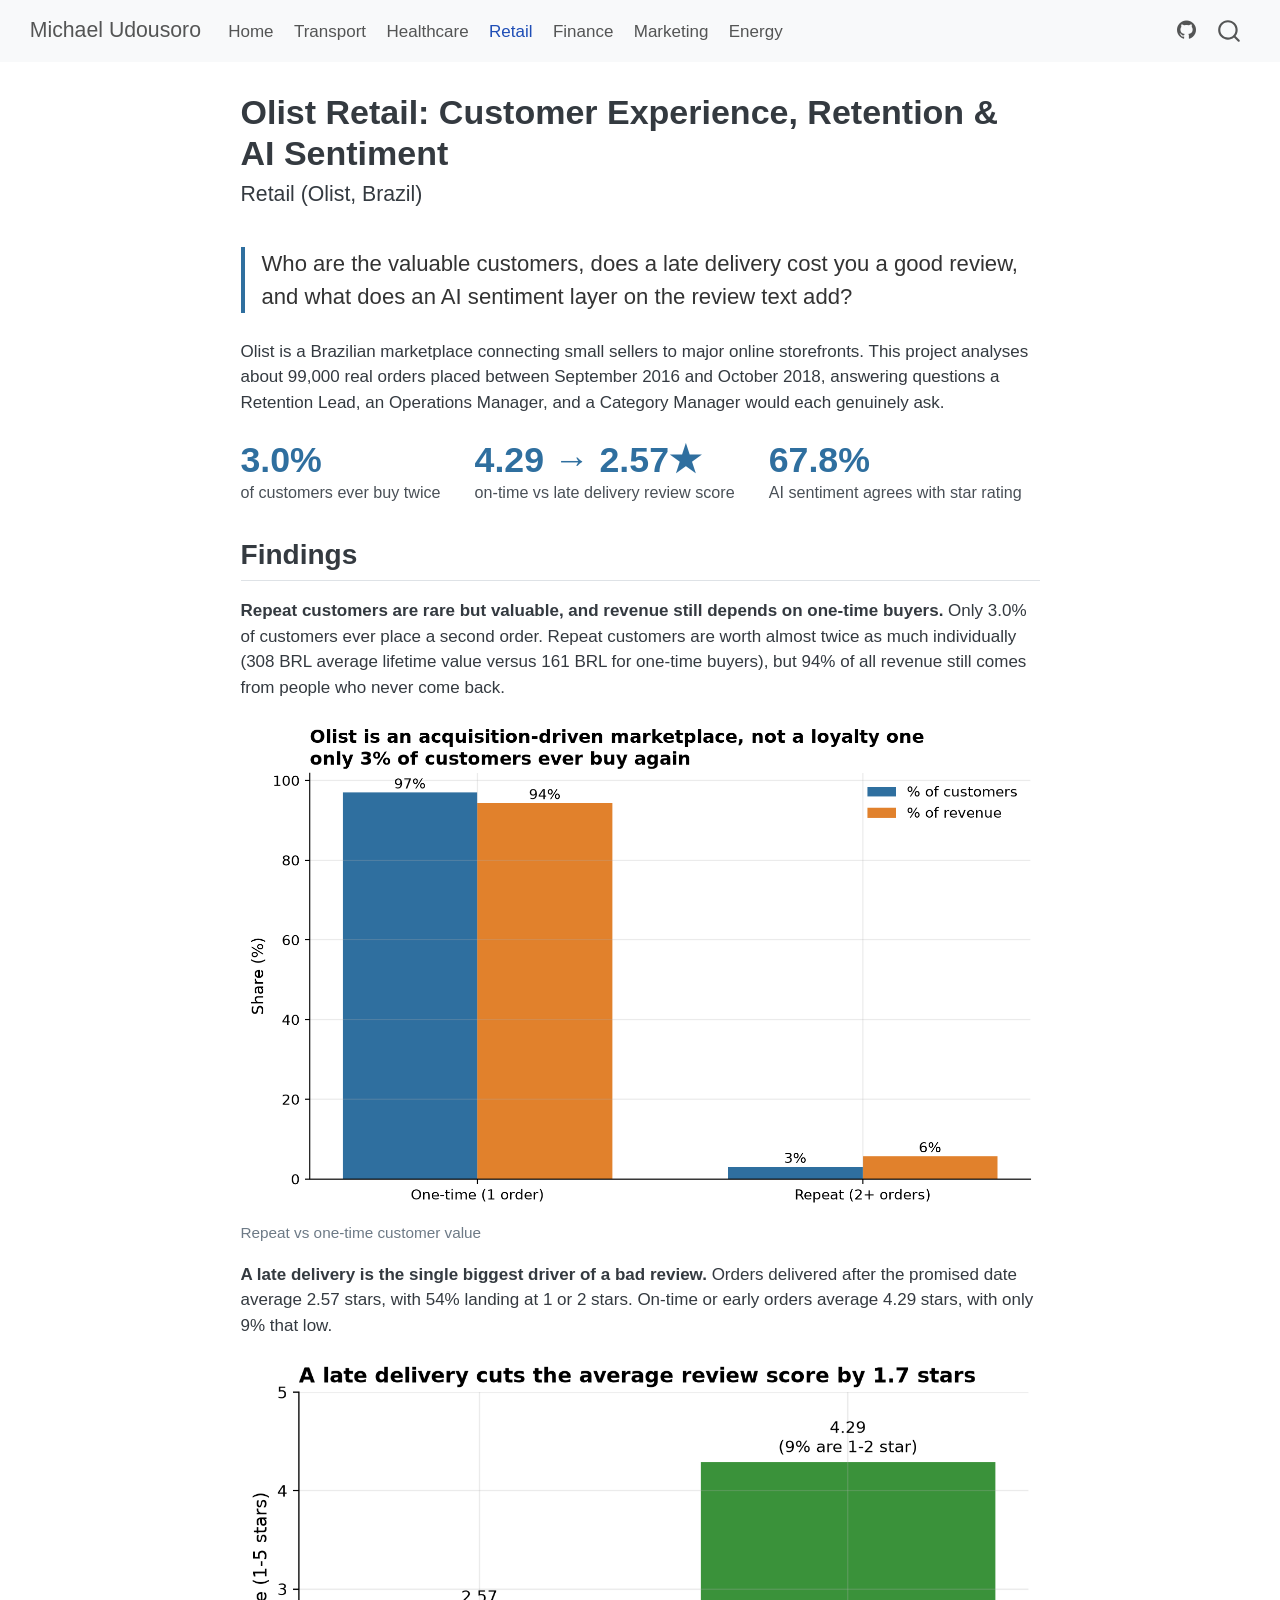
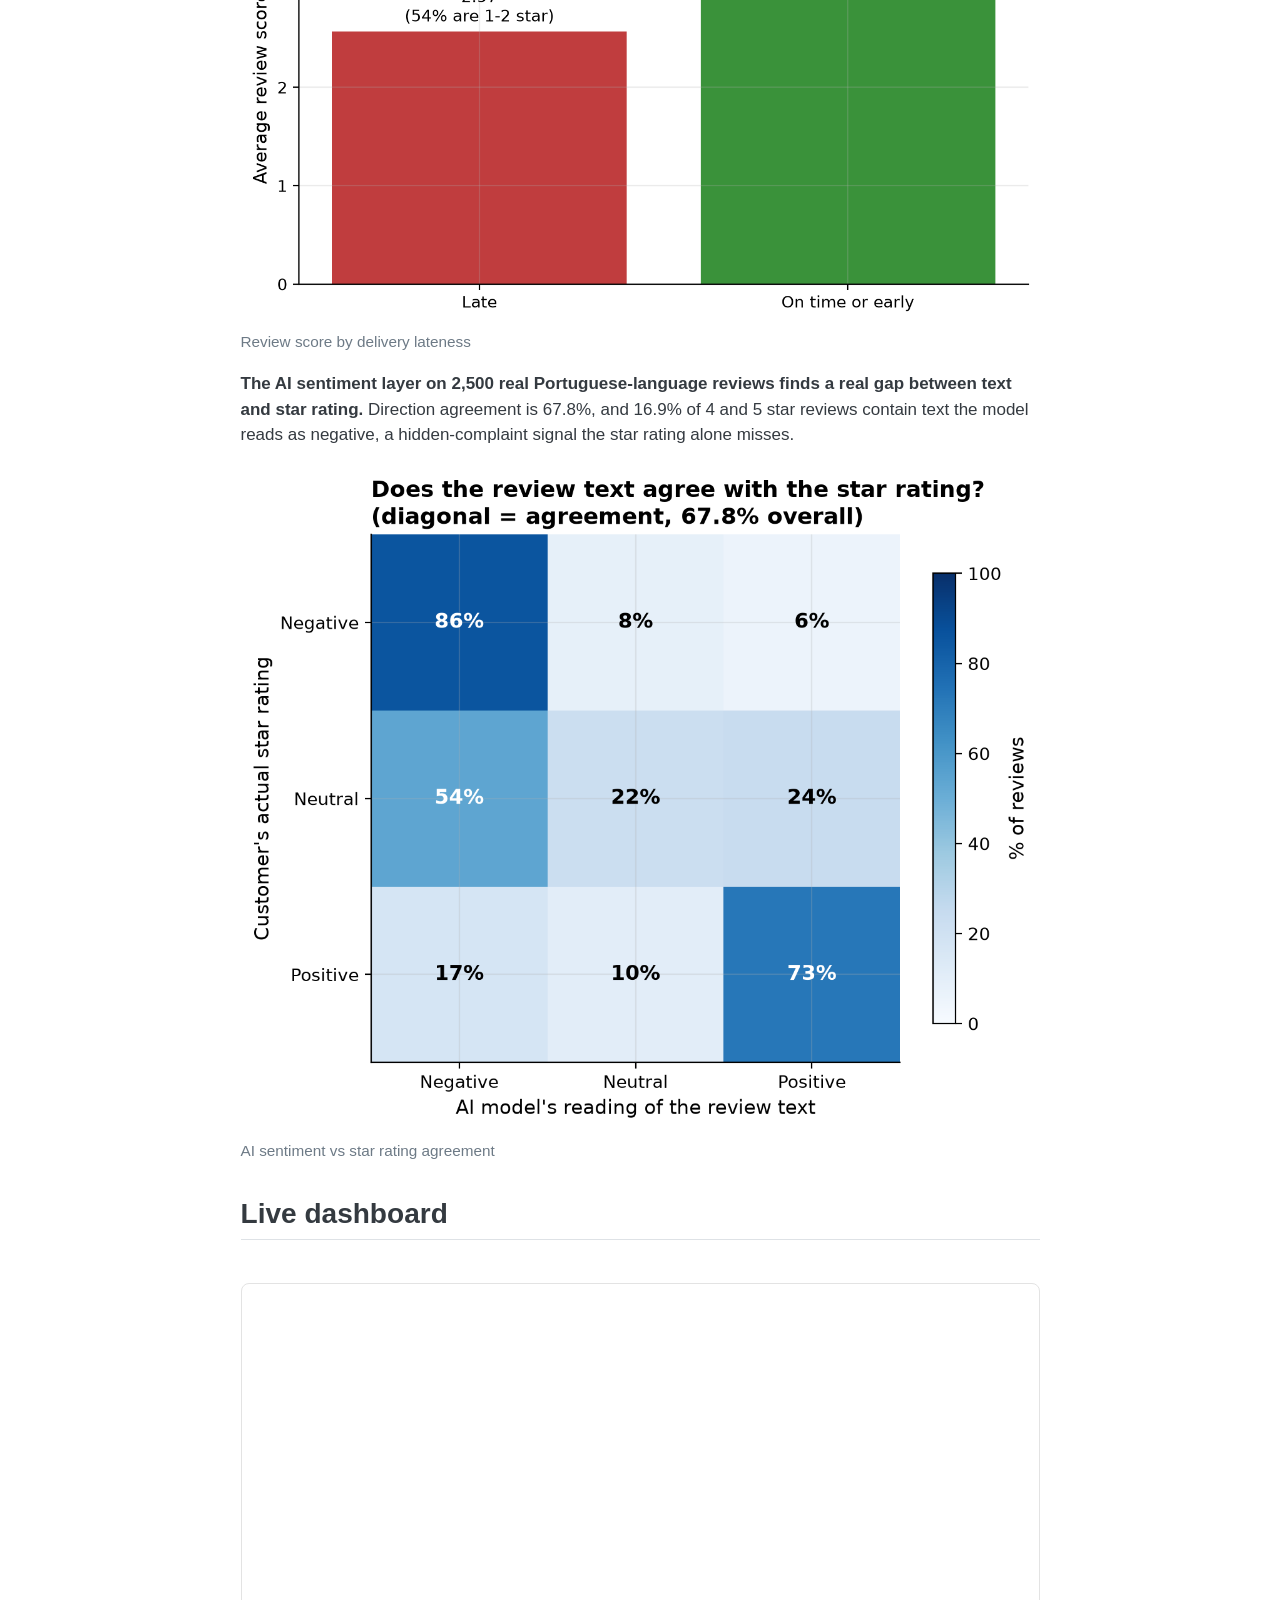
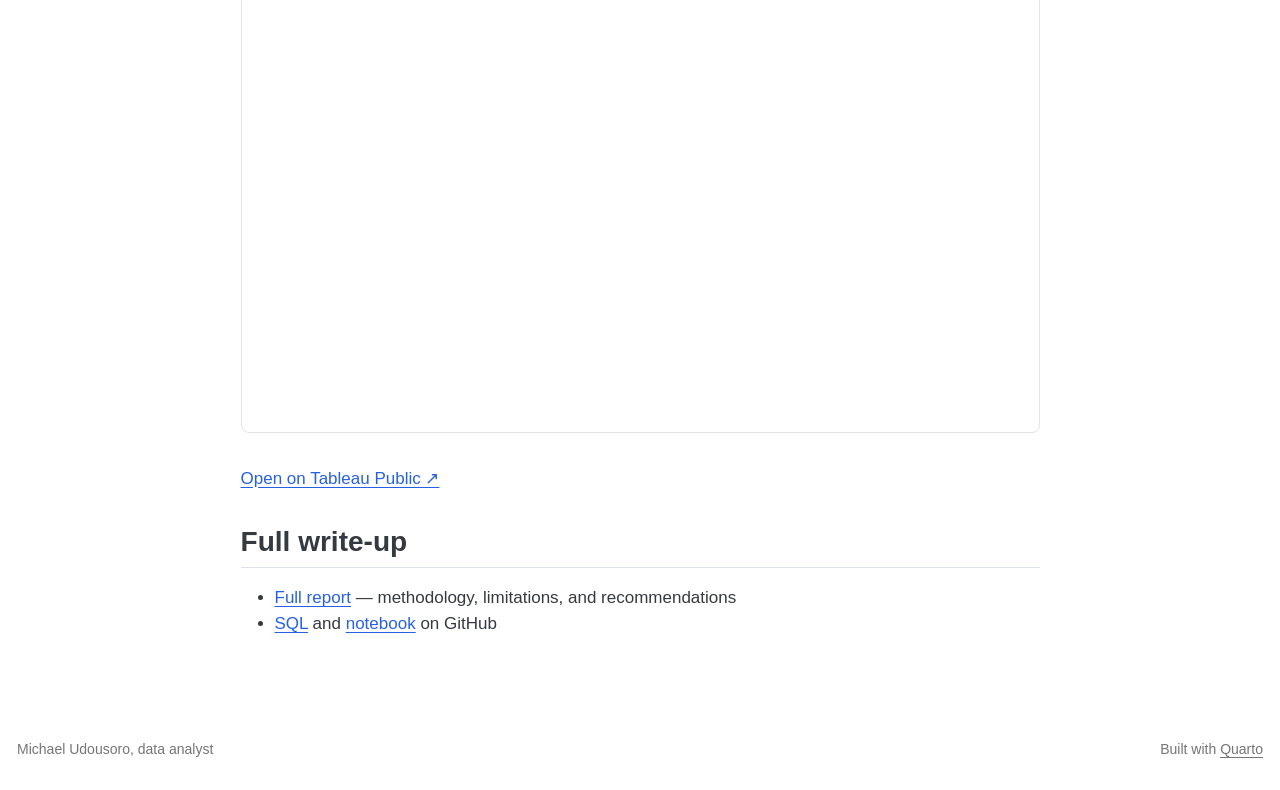
<file: projects/03-olist.html>
<!DOCTYPE html>
<html xmlns="http://www.w3.org/1999/xhtml" lang="en" xml:lang="en"><head>

<meta charset="utf-8">
<meta name="generator" content="quarto-1.10.18">

<meta name="viewport" content="width=device-width, initial-scale=1.0, user-scalable=yes">


<title>Olist Retail: Customer Experience, Retention &amp; AI Sentiment – Michael Udousoro</title>
<style>
/* Default styles provided by pandoc.
** See https://pandoc.org/MANUAL.html#variables-for-html for config info.
*/
span.smallcaps{font-variant: small-caps;}
div.columns{display: flex; gap: 1.5em;}
div.column{flex: auto;}
@media screen {
div.columns{gap: min(4vw, 1.5em);}
div.column{overflow-x: auto;}
}
div.hanging-indent{margin-left: 1.5em; text-indent: -1.5em;}
ul.task-list{list-style: none;}
ul.task-list li input[type="checkbox"] {
  width: 0.8em;
  margin: 0 0.8em 0.2em -1em; /* quarto-specific, see https://github.com/quarto-dev/quarto-cli/issues/4556 */ 
  vertical-align: middle;
}
</style>


<script src="../site_libs/quarto-nav/quarto-nav.js"></script>
<script src="../site_libs/quarto-nav/headroom.min.js"></script>
<script src="../site_libs/clipboard/clipboard.min.js"></script>
<script src="../site_libs/quarto-search/autocomplete.umd.js"></script>
<script src="../site_libs/quarto-search/fuse.min.js"></script>
<script src="../site_libs/quarto-search/quarto-search.js"></script>
<meta name="quarto:offset" content="../">
<script src="../site_libs/quarto-html/quarto.js" type="module"></script>
<script src="../site_libs/quarto-html/tabsets/tabsets.js" type="module"></script>
<script src="../site_libs/quarto-html/popper.min.js"></script>
<script src="../site_libs/quarto-html/tippy.umd.min.js"></script>
<link href="../site_libs/quarto-html/tippy.css" rel="stylesheet">
<link href="../site_libs/quarto-html/quarto-syntax-highlighting-64a204ab8560d761af7679ceaba22944.css" rel="stylesheet" id="quarto-text-highlighting-styles">
<script src="../site_libs/bootstrap/bootstrap.min.js"></script>
<link href="../site_libs/bootstrap/bootstrap-icons.css" rel="stylesheet">
<link href="../site_libs/bootstrap/bootstrap-445b8638c3d06994fee0907d791121c4.min.css" rel="stylesheet" append-hash="true" id="quarto-bootstrap" data-mode="light">
<script id="quarto-search-options" type="application/json">{
  "location": "navbar",
  "copy-button": false,
  "collapse-after": 3,
  "panel-placement": "end",
  "type": "overlay",
  "limit": 50,
  "keyboard-shortcut": [
    "f",
    "/",
    "s"
  ],
  "show-item-context": false,
  "language": {
    "search-no-results-text": "No results",
    "search-matching-documents-text": "matching documents",
    "search-copy-link-title": "Copy link to search",
    "search-hide-matches-text": "Hide additional matches",
    "search-more-match-text": "more match in this document",
    "search-more-matches-text": "more matches in this document",
    "search-clear-button-title": "Clear",
    "search-text-placeholder": "",
    "search-detached-cancel-button-title": "Cancel",
    "search-submit-button-title": "Submit",
    "search-label": "Search"
  }
}</script>


<link rel="stylesheet" href="../styles.css">
</head>

<body class="nav-fixed fullcontent quarto-light">

<div id="quarto-search-results"></div>
  <header id="quarto-header" class="headroom fixed-top">
    <nav class="navbar navbar-expand-lg " data-bs-theme="dark">
      <div class="navbar-container container-fluid">
      <div class="navbar-brand-container mx-auto">
    <a class="navbar-brand" href="../index.html">
    <span class="navbar-title">Michael Udousoro</span>
    </a>
  </div>
            <div id="quarto-search" class="" title="Search"></div>
          <button class="navbar-toggler" type="button" data-bs-toggle="collapse" data-bs-target="#navbarCollapse" aria-controls="navbarCollapse" role="menu" aria-expanded="false" aria-label="Toggle navigation" onclick="if (window.quartoToggleHeadroom) { window.quartoToggleHeadroom(); }">
  <span class="navbar-toggler-icon"></span>
</button>
          <div class="collapse navbar-collapse" id="navbarCollapse">
            <ul class="navbar-nav navbar-nav-scroll me-auto">
  <li class="nav-item">
    <a class="nav-link" href="../index.html"> 
<span class="menu-text">Home</span></a>
  </li>  
  <li class="nav-item">
    <a class="nav-link" href="../projects/01-tfl.html"> 
<span class="menu-text">Transport</span></a>
  </li>  
  <li class="nav-item">
    <a class="nav-link" href="../projects/02-nhs.html"> 
<span class="menu-text">Healthcare</span></a>
  </li>  
  <li class="nav-item">
    <a class="nav-link active" href="../projects/03-olist.html" aria-current="page"> 
<span class="menu-text">Retail</span></a>
  </li>  
  <li class="nav-item">
    <a class="nav-link" href="../projects/04-credit-risk.html"> 
<span class="menu-text">Finance</span></a>
  </li>  
  <li class="nav-item">
    <a class="nav-link" href="../projects/05-marketing.html"> 
<span class="menu-text">Marketing</span></a>
  </li>  
  <li class="nav-item">
    <a class="nav-link" href="../projects/06-energy.html"> 
<span class="menu-text">Energy</span></a>
  </li>  
</ul>
            <ul class="navbar-nav navbar-nav-scroll ms-auto">
  <li class="nav-item compact">
    <a class="nav-link" href="https://github.com/Michaeludousoro/data-analytics-portfolio"> <i class="bi bi-github" role="img" aria-label="GitHub">
</i> 
<span class="menu-text"></span></a>
  </li>  
</ul>
          </div> <!-- /navcollapse -->
            <div class="quarto-navbar-tools">
</div>
      </div> <!-- /container-fluid -->
    </nav>
</header>
<!-- content -->
<div id="quarto-content" class="quarto-container page-columns page-rows-contents page-layout-article page-navbar">
<!-- sidebar -->
<!-- margin-sidebar -->
    
<!-- main -->
<main class="content" id="quarto-document-content">

<header id="title-block-header" class="quarto-title-block default">
<div class="quarto-title">
<h1 class="title">Olist Retail: Customer Experience, Retention &amp; AI Sentiment</h1>
<p class="subtitle lead">Retail (Olist, Brazil)</p>
</div>



<div class="quarto-title-meta">

    
  
    
  </div>
  


</header>


<p class="hero-question">
Who are the valuable customers, does a late delivery cost you a good review, and what does an AI sentiment layer on the review text add?
</p>
<p>Olist is a Brazilian marketplace connecting small sellers to major online storefronts. This project analyses about 99,000 real orders placed between September 2016 and October 2018, answering questions a Retention Lead, an Operations Manager, and a Category Manager would each genuinely ask.</p>
<div class="stat-row">
<div>
<div class="finding-number">
3.0%
</div>
<div class="finding-label">
of customers ever buy twice
</div>
</div>
<div>
<div class="finding-number">
4.29 → 2.57★
</div>
<div class="finding-label">
on-time vs late delivery review score
</div>
</div>
<div>
<div class="finding-number">
67.8%
</div>
<div class="finding-label">
AI sentiment agrees with star rating
</div>
</div>
</div>
<section id="findings" class="level2">
<h2 data-anchor-id="findings">Findings</h2>
<p><strong>Repeat customers are rare but valuable, and revenue still depends on one-time buyers.</strong> Only 3.0% of customers ever place a second order. Repeat customers are worth almost twice as much individually (308 BRL average lifetime value versus 161 BRL for one-time buyers), but 94% of all revenue still comes from people who never come back.</p>
<div class="quarto-figure quarto-figure-center">
<figure class="figure">
<p><img src="../images/03-olist/01_repeat_vs_onetime.png" class="img-fluid figure-img"></p>
<figcaption>Repeat vs one-time customer value</figcaption>
</figure>
</div>
<p><strong>A late delivery is the single biggest driver of a bad review.</strong> Orders delivered after the promised date average 2.57 stars, with 54% landing at 1 or 2 stars. On-time or early orders average 4.29 stars, with only 9% that low.</p>
<div class="quarto-figure quarto-figure-center">
<figure class="figure">
<p><img src="../images/03-olist/02_delivery_vs_review.png" class="img-fluid figure-img"></p>
<figcaption>Review score by delivery lateness</figcaption>
</figure>
</div>
<p><strong>The AI sentiment layer on 2,500 real Portuguese-language reviews finds a real gap between text and star rating.</strong> Direction agreement is 67.8%, and 16.9% of 4 and 5 star reviews contain text the model reads as negative, a hidden-complaint signal the star rating alone misses.</p>
<div class="quarto-figure quarto-figure-center">
<figure class="figure">
<p><img src="../images/03-olist/05_sentiment_agreement.png" class="img-fluid figure-img"></p>
<figcaption>AI sentiment vs star rating agreement</figcaption>
</figure>
</div>
</section>
<section id="live-dashboard" class="level2">
<h2 data-anchor-id="live-dashboard">Live dashboard</h2>
<iframe class="dashboard-embed" src="https://public.tableau.com/views/OlistRetail-RevenueandDeliveryAnalysis/OlistRetailAnalysis?:showVizHome=no&amp;:embed=true">
</iframe>
<p><a href="https://public.tableau.com/app/profile/michael.udousoro/viz/OlistRetail-RevenueandDeliveryAnalysis/OlistRetailAnalysis">Open on Tableau Public ↗</a></p>
</section>
<section id="full-write-up" class="level2">
<h2 data-anchor-id="full-write-up">Full write-up</h2>
<ul>
<li><a href="https://github.com/Michaeludousoro/data-analytics-portfolio/blob/main/projects/03-retail-olist/report.md">Full report</a> — methodology, limitations, and recommendations</li>
<li><a href="https://github.com/Michaeludousoro/data-analytics-portfolio/tree/main/projects/03-retail-olist/sql">SQL</a> and <a href="https://github.com/Michaeludousoro/data-analytics-portfolio/tree/main/projects/03-retail-olist/notebooks">notebook</a> on GitHub</li>
</ul>


</section>

</main> <!-- /main -->
<script id="quarto-html-after-body" type="application/javascript">
  window.document.addEventListener("DOMContentLoaded", function (event) {
    const isCodeAnnotation = (el) => {
      for (const clz of el.classList) {
        if (clz.startsWith('code-annotation-')) {                     
          return true;
        }
      }
      return false;
    }
    const onCopySuccess = function(e) {
      // button target
      const button = e.trigger;
      // don't keep focus
      button.blur();
      // flash "checked"
      button.classList.add('code-copy-button-checked');
      var currentTitle = button.getAttribute("title");
      button.setAttribute("title", "Copied!");
      let tooltip;
      if (window.bootstrap) {
        button.setAttribute("data-bs-toggle", "tooltip");
        button.setAttribute("data-bs-placement", "left");
        button.setAttribute("data-bs-title", "Copied!");
        tooltip = new bootstrap.Tooltip(button, 
          { trigger: "manual", 
            customClass: "code-copy-button-tooltip",
            offset: [0, -8]});
        tooltip.show();    
      }
      setTimeout(function() {
        if (tooltip) {
          tooltip.hide();
          button.removeAttribute("data-bs-title");
          button.removeAttribute("data-bs-toggle");
          button.removeAttribute("data-bs-placement");
        }
        button.setAttribute("title", currentTitle);
        button.classList.remove('code-copy-button-checked');
      }, 1000);
      // clear code selection
      e.clearSelection();
    }
    const getTextToCopy = function(trigger) {
      const outerScaffold = trigger.parentElement.cloneNode(true);
      const codeEl = outerScaffold.querySelector('code');
      for (const childEl of codeEl.children) {
        if (isCodeAnnotation(childEl)) {
          childEl.remove();
        }
      }
      return codeEl.innerText;
    }
    const clipboard = new window.ClipboardJS('.code-copy-button:not([data-in-quarto-modal])', {
      text: getTextToCopy
    });
    clipboard.on('success', onCopySuccess);
    if (window.document.getElementById('quarto-embedded-source-code-modal')) {
      const clipboardModal = new window.ClipboardJS('.code-copy-button[data-in-quarto-modal]', {
        text: getTextToCopy,
        container: window.document.getElementById('quarto-embedded-source-code-modal')
      });
      clipboardModal.on('success', onCopySuccess);
    }
      var localhostRegex = new RegExp(/^(?:http|https):\/\/localhost\:?[0-9]*\//);
      var mailtoRegex = new RegExp(/^mailto:/);
        var filterRegex = new RegExp('/' + window.location.host + '/');
      var isInternal = (href) => {
          return filterRegex.test(href) || localhostRegex.test(href) || mailtoRegex.test(href);
      }
      // Inspect non-navigation links and adorn them if external
     var links = window.document.querySelectorAll('a[href]:not(.nav-link):not(.navbar-brand):not(.toc-action):not(.sidebar-link):not(.sidebar-item-toggle):not(.pagination-link):not(.no-external):not([aria-hidden]):not(.dropdown-item):not(.quarto-navigation-tool):not(.about-link)');
      for (var i=0; i<links.length; i++) {
        const link = links[i];
        if (!isInternal(link.href)) {
          // undo the damage that might have been done by quarto-nav.js in the case of
          // links that we want to consider external
          if (link.dataset.originalHref !== undefined) {
            link.href = link.dataset.originalHref;
          }
            // target, if specified
            link.setAttribute("target", "_blank");
            if (link.getAttribute("rel") === null) {
              link.setAttribute("rel", "noopener");
            }
        }
      }
    function tippyHover(el, contentFn, onTriggerFn, onUntriggerFn) {
      const config = {
        allowHTML: true,
        maxWidth: 500,
        delay: 100,
        arrow: false,
        appendTo: function(el) {
            return el.parentElement;
        },
        interactive: true,
        interactiveBorder: 10,
        theme: 'quarto',
        placement: 'bottom-start',
      };
      if (contentFn) {
        config.content = contentFn;
      }
      if (onTriggerFn) {
        config.onTrigger = onTriggerFn;
      }
      if (onUntriggerFn) {
        config.onUntrigger = onUntriggerFn;
      }
      window.tippy(el, config); 
    }
    const noterefs = window.document.querySelectorAll('a[role="doc-noteref"]');
    for (var i=0; i<noterefs.length; i++) {
      const ref = noterefs[i];
      tippyHover(ref, function() {
        // use id or data attribute instead here
        let href = ref.getAttribute('data-footnote-href') || ref.getAttribute('href');
        try { href = new URL(href).hash; } catch {}
        const id = href.replace(/^#\/?/, "");
        const note = window.document.getElementById(id);
        if (note) {
          return note.innerHTML;
        } else {
          return "";
        }
      });
    }
    const xrefs = window.document.querySelectorAll('a.quarto-xref');
    const processXRef = (id, note) => {
      // Strip column container classes
      const stripColumnClz = (el) => {
        el.classList.remove("page-full", "page-columns");
        if (el.children) {
          for (const child of el.children) {
            stripColumnClz(child);
          }
        }
      }
      stripColumnClz(note)
      if (id === null || id.startsWith('sec-')) {
        // Special case sections, only their first couple elements
        const container = document.createElement("div");
        if (note.children && note.children.length > 2) {
          container.appendChild(note.children[0].cloneNode(true));
          for (let i = 1; i < note.children.length; i++) {
            const child = note.children[i];
            if (child.tagName === "P" && child.innerText === "") {
              continue;
            } else {
              container.appendChild(child.cloneNode(true));
              break;
            }
          }
          if (window.Quarto?.typesetMath) {
            window.Quarto.typesetMath(container);
          }
          return container.innerHTML
        } else {
          if (window.Quarto?.typesetMath) {
            window.Quarto.typesetMath(note);
          }
          return note.innerHTML;
        }
      } else {
        // Remove any anchor links if they are present
        const anchorLink = note.querySelector('a.anchorjs-link');
        if (anchorLink) {
          anchorLink.remove();
        }
        if (window.Quarto?.typesetMath) {
          window.Quarto.typesetMath(note);
        }
        if (note.classList.contains("callout")) {
          return note.outerHTML;
        } else {
          return note.innerHTML;
        }
      }
    }
    for (var i=0; i<xrefs.length; i++) {
      const xref = xrefs[i];
      tippyHover(xref, undefined, function(instance) {
        instance.disable();
        let url = xref.getAttribute('href');
        let hash = undefined; 
        if (url.startsWith('#')) {
          hash = url;
        } else {
          try { hash = new URL(url).hash; } catch {}
        }
        if (hash) {
          const id = hash.replace(/^#\/?/, "");
          const note = window.document.getElementById(id);
          if (note !== null) {
            try {
              const html = processXRef(id, note.cloneNode(true));
              instance.setContent(html);
            } finally {
              instance.enable();
              instance.show();
            }
          } else {
            // See if we can fetch this
            fetch(url.split('#')[0])
            .then(res => res.text())
            .then(html => {
              const parser = new DOMParser();
              const htmlDoc = parser.parseFromString(html, "text/html");
              const note = htmlDoc.getElementById(id);
              if (note !== null) {
                const html = processXRef(id, note);
                instance.setContent(html);
              } 
            }).finally(() => {
              instance.enable();
              instance.show();
            });
          }
        } else {
          // See if we can fetch a full url (with no hash to target)
          // This is a special case and we should probably do some content thinning / targeting
          fetch(url)
          .then(res => res.text())
          .then(html => {
            const parser = new DOMParser();
            const htmlDoc = parser.parseFromString(html, "text/html");
            const note = htmlDoc.querySelector('main.content');
            if (note !== null) {
              // This should only happen for chapter cross references
              // (since there is no id in the URL)
              // remove the first header
              if (note.children.length > 0 && note.children[0].tagName === "HEADER") {
                note.children[0].remove();
              }
              const html = processXRef(null, note);
              instance.setContent(html);
            } 
          }).finally(() => {
            instance.enable();
            instance.show();
          });
        }
      }, function(instance) {
      });
    }
        let selectedAnnoteEl;
        const selectorForAnnotation = ( cell, annotation) => {
          let cellAttr = 'data-code-cell="' + cell + '"';
          let lineAttr = 'data-code-annotation="' +  annotation + '"';
          const selector = 'span[' + cellAttr + '][' + lineAttr + ']';
          return selector;
        }
        const selectCodeLines = (annoteEl) => {
          const doc = window.document;
          const targetCell = annoteEl.getAttribute("data-target-cell");
          const targetAnnotation = annoteEl.getAttribute("data-target-annotation");
          const annoteSpan = window.document.querySelector(selectorForAnnotation(targetCell, targetAnnotation));
          const lines = annoteSpan.getAttribute("data-code-lines").split(",");
          const lineIds = lines.map((line) => {
            return targetCell + "-" + line;
          })
          let top = null;
          let height = null;
          let parent = null;
          if (lineIds.length > 0) {
              //compute the position of the single el (top and bottom and make a div)
              const el = window.document.getElementById(lineIds[0]);
              top = el.offsetTop;
              height = el.offsetHeight;
              parent = el.parentElement.parentElement;
            if (lineIds.length > 1) {
              const lastEl = window.document.getElementById(lineIds[lineIds.length - 1]);
              const bottom = lastEl.offsetTop + lastEl.offsetHeight;
              height = bottom - top;
            }
            if (top !== null && height !== null && parent !== null) {
              // cook up a div (if necessary) and position it 
              let div = window.document.getElementById("code-annotation-line-highlight");
              if (div === null) {
                div = window.document.createElement("div");
                div.setAttribute("id", "code-annotation-line-highlight");
                div.style.position = 'absolute';
                parent.appendChild(div);
              }
              div.style.top = top - 2 + "px";
              div.style.height = height + 4 + "px";
              div.style.left = 0;
              let gutterDiv = window.document.getElementById("code-annotation-line-highlight-gutter");
              if (gutterDiv === null) {
                gutterDiv = window.document.createElement("div");
                gutterDiv.setAttribute("id", "code-annotation-line-highlight-gutter");
                gutterDiv.style.position = 'absolute';
                const codeCell = window.document.getElementById(targetCell);
                const gutter = codeCell.querySelector('.code-annotation-gutter');
                gutter.appendChild(gutterDiv);
              }
              gutterDiv.style.top = top - 2 + "px";
              gutterDiv.style.height = height + 4 + "px";
            }
            selectedAnnoteEl = annoteEl;
          }
        };
        const unselectCodeLines = () => {
          const elementsIds = ["code-annotation-line-highlight", "code-annotation-line-highlight-gutter"];
          elementsIds.forEach((elId) => {
            const div = window.document.getElementById(elId);
            if (div) {
              div.remove();
            }
          });
          selectedAnnoteEl = undefined;
        };
          // Handle positioning of the toggle
      window.addEventListener(
        "resize",
        throttle(() => {
          elRect = undefined;
          if (selectedAnnoteEl) {
            selectCodeLines(selectedAnnoteEl);
          }
        }, 10)
      );
      function throttle(fn, ms) {
      let throttle = false;
      let timer;
        return (...args) => {
          if(!throttle) { // first call gets through
              fn.apply(this, args);
              throttle = true;
          } else { // all the others get throttled
              if(timer) clearTimeout(timer); // cancel #2
              timer = setTimeout(() => {
                fn.apply(this, args);
                timer = throttle = false;
              }, ms);
          }
        };
      }
        // Attach click handler to the DT
        const annoteDls = window.document.querySelectorAll('dt[data-target-cell]');
        for (const annoteDlNode of annoteDls) {
          annoteDlNode.addEventListener('click', (event) => {
            const clickedEl = event.target;
            if (clickedEl !== selectedAnnoteEl) {
              unselectCodeLines();
              const activeEl = window.document.querySelector('dt[data-target-cell].code-annotation-active');
              if (activeEl) {
                activeEl.classList.remove('code-annotation-active');
              }
              selectCodeLines(clickedEl);
              clickedEl.classList.add('code-annotation-active');
            } else {
              // Unselect the line
              unselectCodeLines();
              clickedEl.classList.remove('code-annotation-active');
            }
          });
        }
    const findCites = (el) => {
      const parentEl = el.parentElement;
      if (parentEl) {
        const cites = parentEl.dataset.cites;
        if (cites) {
          return {
            el,
            cites: cites.split(' ')
          };
        } else {
          return findCites(el.parentElement)
        }
      } else {
        return undefined;
      }
    };
    var bibliorefs = window.document.querySelectorAll('a[role="doc-biblioref"]');
    for (var i=0; i<bibliorefs.length; i++) {
      const ref = bibliorefs[i];
      const citeInfo = findCites(ref);
      if (citeInfo) {
        tippyHover(citeInfo.el, function() {
          var popup = window.document.createElement('div');
          citeInfo.cites.forEach(function(cite) {
            var citeDiv = window.document.createElement('div');
            citeDiv.classList.add('hanging-indent');
            citeDiv.classList.add('csl-entry');
            var biblioDiv = window.document.getElementById('ref-' + cite);
            if (biblioDiv) {
              citeDiv.innerHTML = biblioDiv.innerHTML;
            }
            popup.appendChild(citeDiv);
          });
          return popup.innerHTML;
        });
      }
    }
  });
  </script>
</div> <!-- /content -->
<footer class="footer">
  <div class="nav-footer">
    <div class="nav-footer-left">
<p>Michael Udousoro, data analyst</p>
</div>   
    <div class="nav-footer-center">
      &nbsp;
    </div>
    <div class="nav-footer-right">
<p>Built with <a href="https://quarto.org">Quarto</a></p>
</div>
  </div>
</footer>




</body></html>
</file>
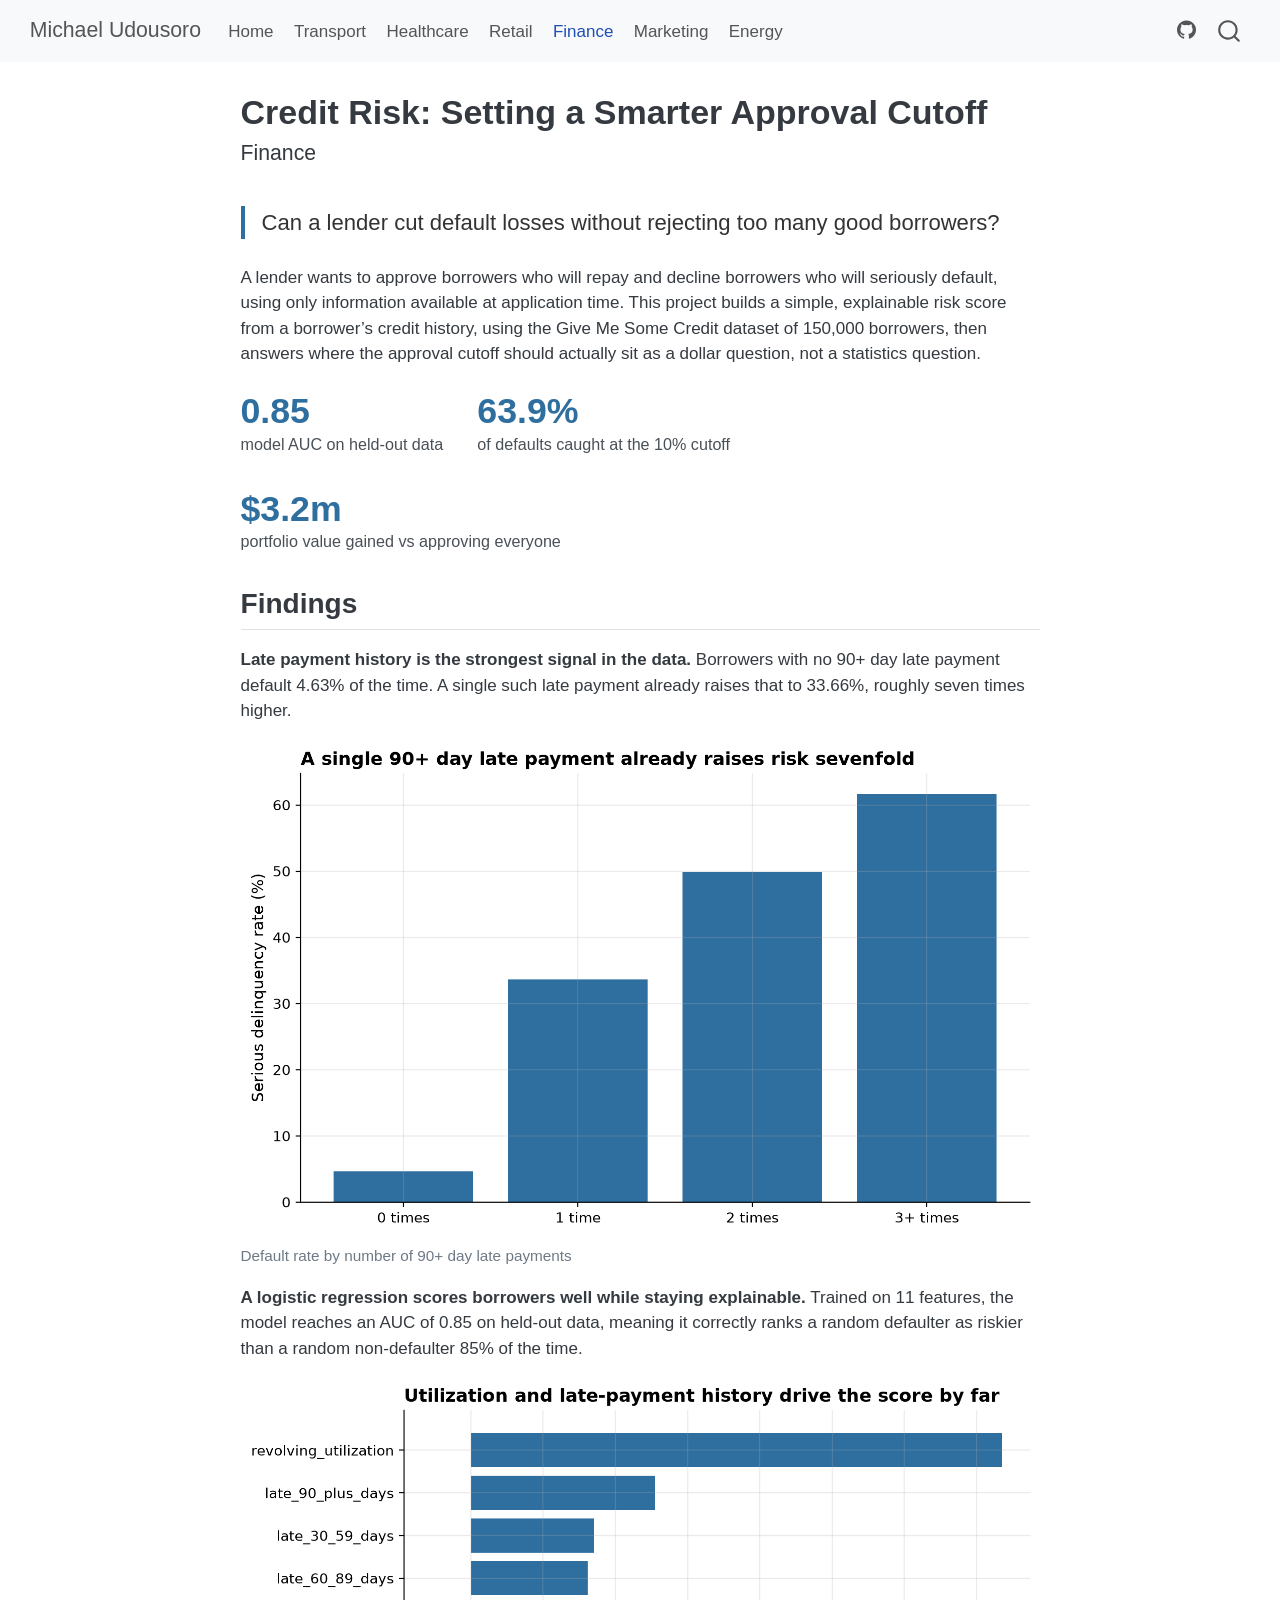
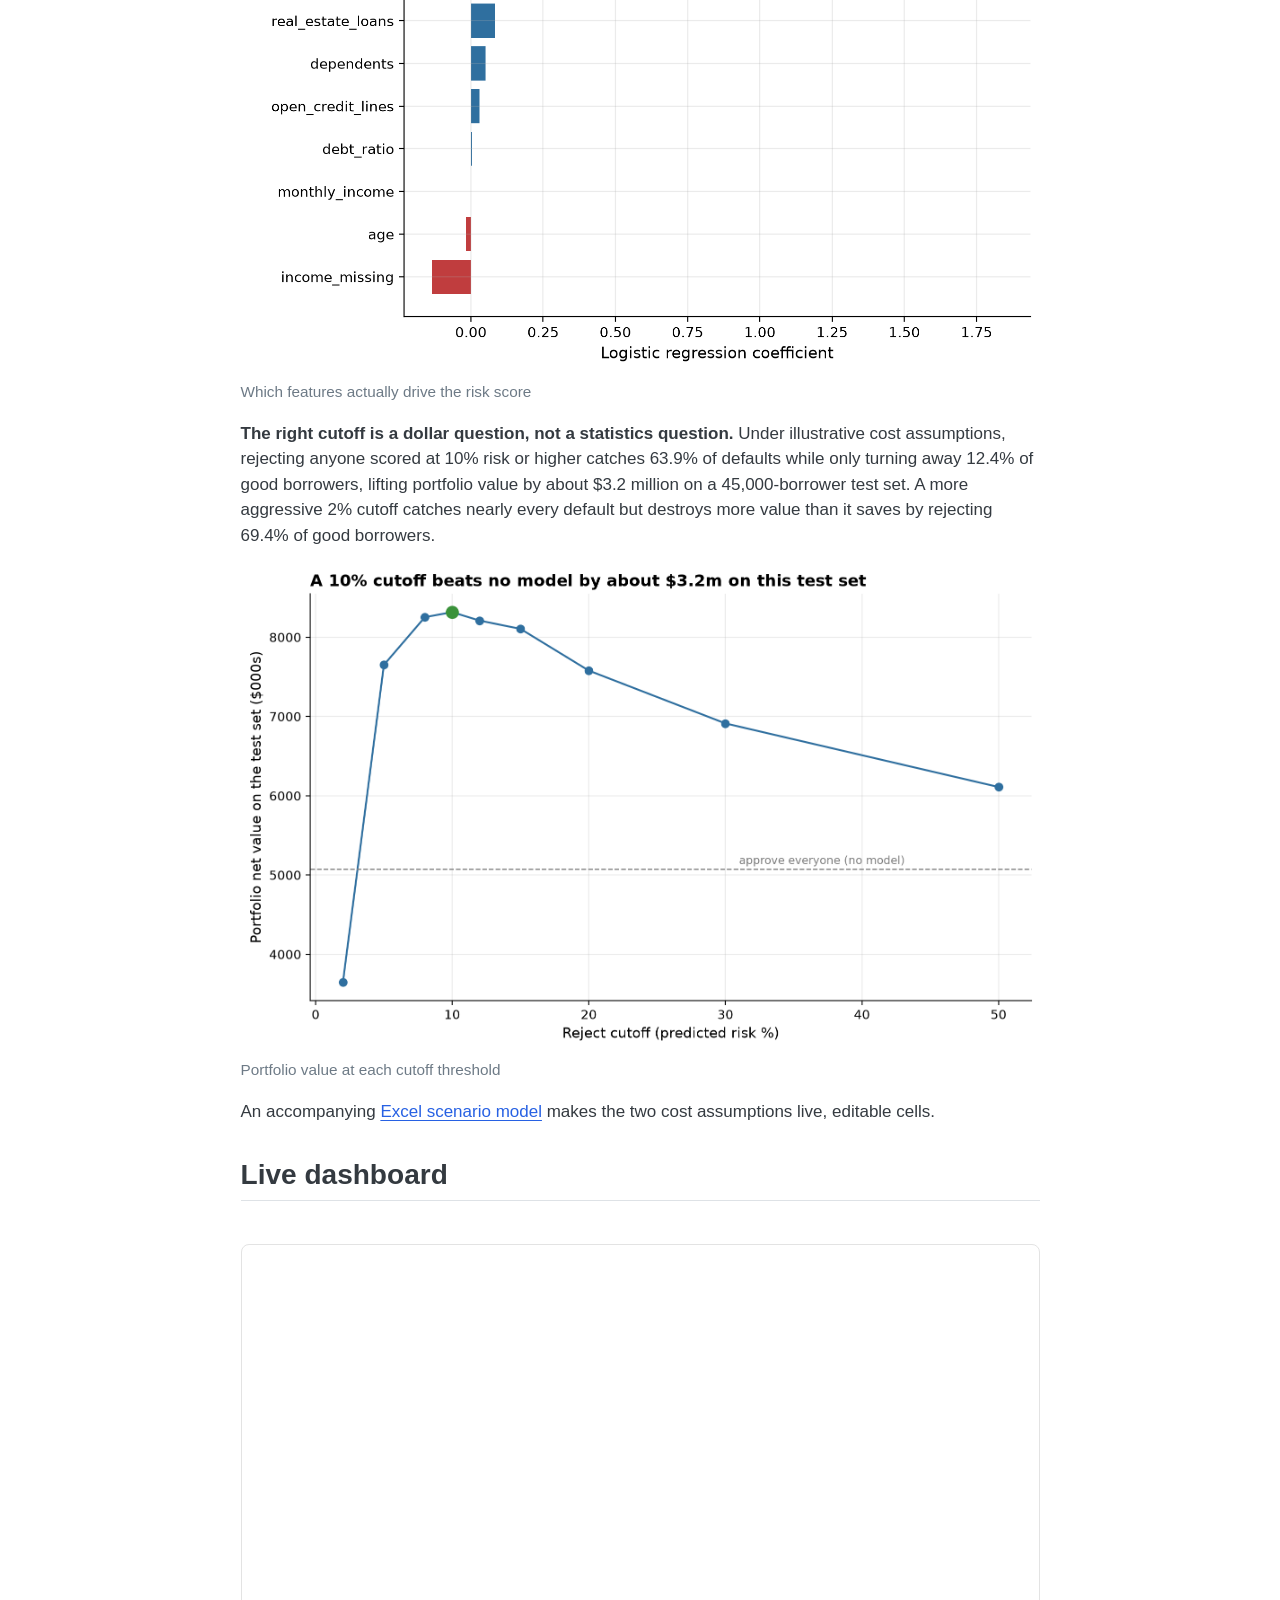
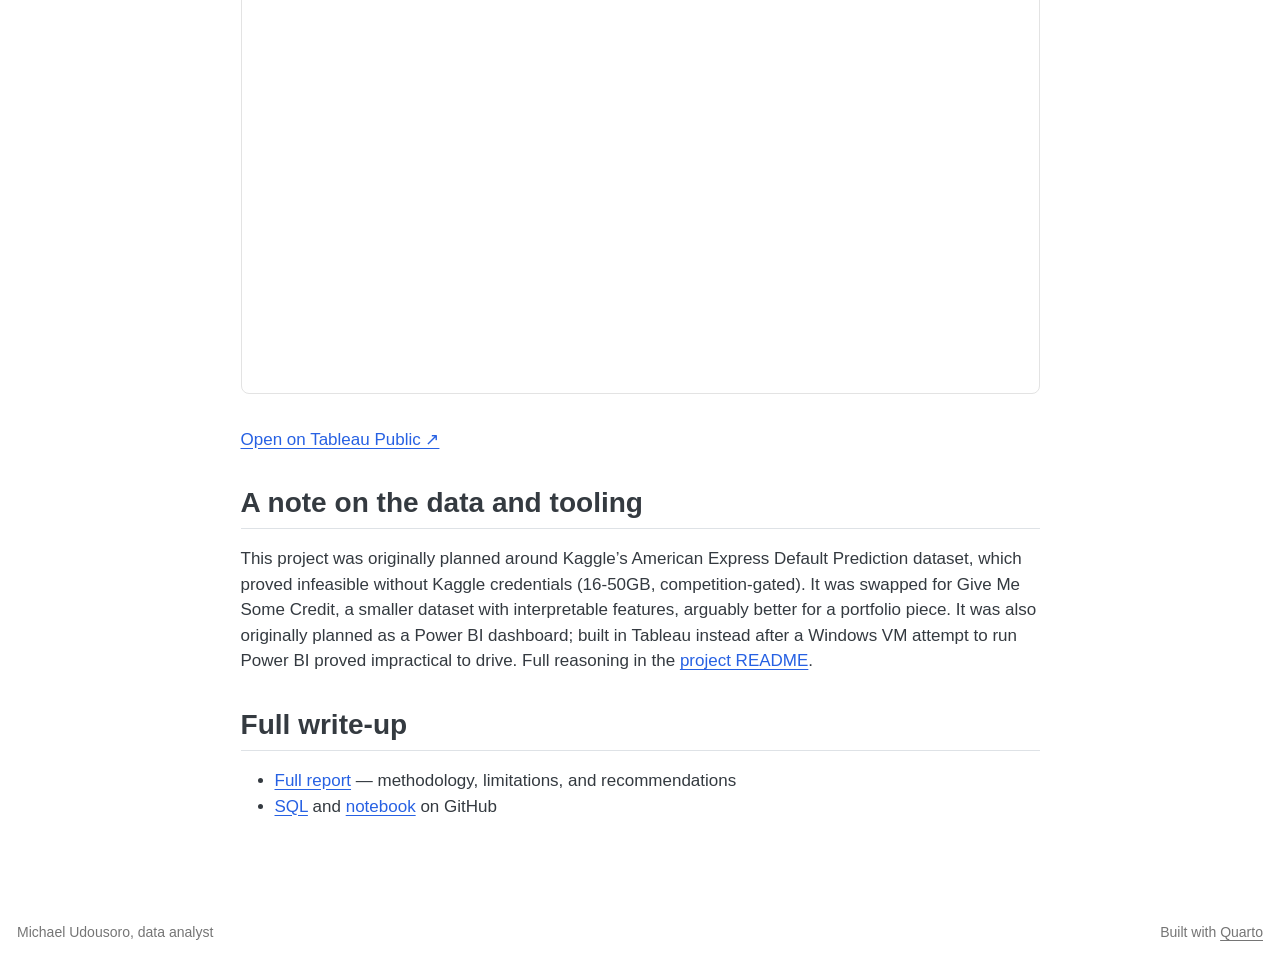
<file: projects/04-credit-risk.html>
<!DOCTYPE html>
<html xmlns="http://www.w3.org/1999/xhtml" lang="en" xml:lang="en"><head>

<meta charset="utf-8">
<meta name="generator" content="quarto-1.10.18">

<meta name="viewport" content="width=device-width, initial-scale=1.0, user-scalable=yes">


<title>Credit Risk: Setting a Smarter Approval Cutoff – Michael Udousoro</title>
<style>
/* Default styles provided by pandoc.
** See https://pandoc.org/MANUAL.html#variables-for-html for config info.
*/
span.smallcaps{font-variant: small-caps;}
div.columns{display: flex; gap: 1.5em;}
div.column{flex: auto;}
@media screen {
div.columns{gap: min(4vw, 1.5em);}
div.column{overflow-x: auto;}
}
div.hanging-indent{margin-left: 1.5em; text-indent: -1.5em;}
ul.task-list{list-style: none;}
ul.task-list li input[type="checkbox"] {
  width: 0.8em;
  margin: 0 0.8em 0.2em -1em; /* quarto-specific, see https://github.com/quarto-dev/quarto-cli/issues/4556 */ 
  vertical-align: middle;
}
</style>


<script src="../site_libs/quarto-nav/quarto-nav.js"></script>
<script src="../site_libs/quarto-nav/headroom.min.js"></script>
<script src="../site_libs/clipboard/clipboard.min.js"></script>
<script src="../site_libs/quarto-search/autocomplete.umd.js"></script>
<script src="../site_libs/quarto-search/fuse.min.js"></script>
<script src="../site_libs/quarto-search/quarto-search.js"></script>
<meta name="quarto:offset" content="../">
<script src="../site_libs/quarto-html/quarto.js" type="module"></script>
<script src="../site_libs/quarto-html/tabsets/tabsets.js" type="module"></script>
<script src="../site_libs/quarto-html/popper.min.js"></script>
<script src="../site_libs/quarto-html/tippy.umd.min.js"></script>
<link href="../site_libs/quarto-html/tippy.css" rel="stylesheet">
<link href="../site_libs/quarto-html/quarto-syntax-highlighting-64a204ab8560d761af7679ceaba22944.css" rel="stylesheet" id="quarto-text-highlighting-styles">
<script src="../site_libs/bootstrap/bootstrap.min.js"></script>
<link href="../site_libs/bootstrap/bootstrap-icons.css" rel="stylesheet">
<link href="../site_libs/bootstrap/bootstrap-445b8638c3d06994fee0907d791121c4.min.css" rel="stylesheet" append-hash="true" id="quarto-bootstrap" data-mode="light">
<script id="quarto-search-options" type="application/json">{
  "location": "navbar",
  "copy-button": false,
  "collapse-after": 3,
  "panel-placement": "end",
  "type": "overlay",
  "limit": 50,
  "keyboard-shortcut": [
    "f",
    "/",
    "s"
  ],
  "show-item-context": false,
  "language": {
    "search-no-results-text": "No results",
    "search-matching-documents-text": "matching documents",
    "search-copy-link-title": "Copy link to search",
    "search-hide-matches-text": "Hide additional matches",
    "search-more-match-text": "more match in this document",
    "search-more-matches-text": "more matches in this document",
    "search-clear-button-title": "Clear",
    "search-text-placeholder": "",
    "search-detached-cancel-button-title": "Cancel",
    "search-submit-button-title": "Submit",
    "search-label": "Search"
  }
}</script>


<link rel="stylesheet" href="../styles.css">
</head>

<body class="nav-fixed fullcontent quarto-light">

<div id="quarto-search-results"></div>
  <header id="quarto-header" class="headroom fixed-top">
    <nav class="navbar navbar-expand-lg " data-bs-theme="dark">
      <div class="navbar-container container-fluid">
      <div class="navbar-brand-container mx-auto">
    <a class="navbar-brand" href="../index.html">
    <span class="navbar-title">Michael Udousoro</span>
    </a>
  </div>
            <div id="quarto-search" class="" title="Search"></div>
          <button class="navbar-toggler" type="button" data-bs-toggle="collapse" data-bs-target="#navbarCollapse" aria-controls="navbarCollapse" role="menu" aria-expanded="false" aria-label="Toggle navigation" onclick="if (window.quartoToggleHeadroom) { window.quartoToggleHeadroom(); }">
  <span class="navbar-toggler-icon"></span>
</button>
          <div class="collapse navbar-collapse" id="navbarCollapse">
            <ul class="navbar-nav navbar-nav-scroll me-auto">
  <li class="nav-item">
    <a class="nav-link" href="../index.html"> 
<span class="menu-text">Home</span></a>
  </li>  
  <li class="nav-item">
    <a class="nav-link" href="../projects/01-tfl.html"> 
<span class="menu-text">Transport</span></a>
  </li>  
  <li class="nav-item">
    <a class="nav-link" href="../projects/02-nhs.html"> 
<span class="menu-text">Healthcare</span></a>
  </li>  
  <li class="nav-item">
    <a class="nav-link" href="../projects/03-olist.html"> 
<span class="menu-text">Retail</span></a>
  </li>  
  <li class="nav-item">
    <a class="nav-link active" href="../projects/04-credit-risk.html" aria-current="page"> 
<span class="menu-text">Finance</span></a>
  </li>  
  <li class="nav-item">
    <a class="nav-link" href="../projects/05-marketing.html"> 
<span class="menu-text">Marketing</span></a>
  </li>  
  <li class="nav-item">
    <a class="nav-link" href="../projects/06-energy.html"> 
<span class="menu-text">Energy</span></a>
  </li>  
</ul>
            <ul class="navbar-nav navbar-nav-scroll ms-auto">
  <li class="nav-item compact">
    <a class="nav-link" href="https://github.com/Michaeludousoro/data-analytics-portfolio"> <i class="bi bi-github" role="img" aria-label="GitHub">
</i> 
<span class="menu-text"></span></a>
  </li>  
</ul>
          </div> <!-- /navcollapse -->
            <div class="quarto-navbar-tools">
</div>
      </div> <!-- /container-fluid -->
    </nav>
</header>
<!-- content -->
<div id="quarto-content" class="quarto-container page-columns page-rows-contents page-layout-article page-navbar">
<!-- sidebar -->
<!-- margin-sidebar -->
    
<!-- main -->
<main class="content" id="quarto-document-content">

<header id="title-block-header" class="quarto-title-block default">
<div class="quarto-title">
<h1 class="title">Credit Risk: Setting a Smarter Approval Cutoff</h1>
<p class="subtitle lead">Finance</p>
</div>



<div class="quarto-title-meta">

    
  
    
  </div>
  


</header>


<p class="hero-question">
Can a lender cut default losses without rejecting too many good borrowers?
</p>
<p>A lender wants to approve borrowers who will repay and decline borrowers who will seriously default, using only information available at application time. This project builds a simple, explainable risk score from a borrower’s credit history, using the Give Me Some Credit dataset of 150,000 borrowers, then answers where the approval cutoff should actually sit as a dollar question, not a statistics question.</p>
<div class="stat-row">
<div>
<div class="finding-number">
0.85
</div>
<div class="finding-label">
model AUC on held-out data
</div>
</div>
<div>
<div class="finding-number">
63.9%
</div>
<div class="finding-label">
of defaults caught at the 10% cutoff
</div>
</div>
<div>
<div class="finding-number">
$3.2m
</div>
<div class="finding-label">
portfolio value gained vs approving everyone
</div>
</div>
</div>
<section id="findings" class="level2">
<h2 data-anchor-id="findings">Findings</h2>
<p><strong>Late payment history is the strongest signal in the data.</strong> Borrowers with no 90+ day late payment default 4.63% of the time. A single such late payment already raises that to 33.66%, roughly seven times higher.</p>
<div class="quarto-figure quarto-figure-center">
<figure class="figure">
<p><img src="../images/04-credit-risk/01_delinquency_history.png" class="img-fluid figure-img"></p>
<figcaption>Default rate by number of 90+ day late payments</figcaption>
</figure>
</div>
<p><strong>A logistic regression scores borrowers well while staying explainable.</strong> Trained on 11 features, the model reaches an AUC of 0.85 on held-out data, meaning it correctly ranks a random defaulter as riskier than a random non-defaulter 85% of the time.</p>
<div class="quarto-figure quarto-figure-center">
<figure class="figure">
<p><img src="../images/04-credit-risk/04_model_coefficients.png" class="img-fluid figure-img"></p>
<figcaption>Which features actually drive the risk score</figcaption>
</figure>
</div>
<p><strong>The right cutoff is a dollar question, not a statistics question.</strong> Under illustrative cost assumptions, rejecting anyone scored at 10% risk or higher catches 63.9% of defaults while only turning away 12.4% of good borrowers, lifting portfolio value by about $3.2 million on a 45,000-borrower test set. A more aggressive 2% cutoff catches nearly every default but destroys more value than it saves by rejecting 69.4% of good borrowers.</p>
<div class="quarto-figure quarto-figure-center">
<figure class="figure">
<p><img src="../images/04-credit-risk/05_cutoff_scenario.png" class="img-fluid figure-img"></p>
<figcaption>Portfolio value at each cutoff threshold</figcaption>
</figure>
</div>
<p>An accompanying <a href="https://github.com/Michaeludousoro/data-analytics-portfolio/blob/main/projects/04-finance-credit-risk/outputs/dashboards/cutoff_scenario_model.xlsx">Excel scenario model</a> makes the two cost assumptions live, editable cells.</p>
</section>
<section id="live-dashboard" class="level2">
<h2 data-anchor-id="live-dashboard">Live dashboard</h2>
<iframe class="dashboard-embed" src="https://public.tableau.com/views/CreditRisk-CutoffAnalysis/CreditRiskCutoffAnalysis?:showVizHome=no&amp;:embed=true">
</iframe>
<p><a href="https://public.tableau.com/app/profile/michael.udousoro/viz/CreditRisk-CutoffAnalysis/CreditRiskCutoffAnalysis">Open on Tableau Public ↗</a></p>
</section>
<section id="a-note-on-the-data-and-tooling" class="level2">
<h2 data-anchor-id="a-note-on-the-data-and-tooling">A note on the data and tooling</h2>
<p>This project was originally planned around Kaggle’s American Express Default Prediction dataset, which proved infeasible without Kaggle credentials (16-50GB, competition-gated). It was swapped for Give Me Some Credit, a smaller dataset with interpretable features, arguably better for a portfolio piece. It was also originally planned as a Power BI dashboard; built in Tableau instead after a Windows VM attempt to run Power BI proved impractical to drive. Full reasoning in the <a href="https://github.com/Michaeludousoro/data-analytics-portfolio/tree/main/projects/04-finance-credit-risk">project README</a>.</p>
</section>
<section id="full-write-up" class="level2">
<h2 data-anchor-id="full-write-up">Full write-up</h2>
<ul>
<li><a href="https://github.com/Michaeludousoro/data-analytics-portfolio/blob/main/projects/04-finance-credit-risk/report.md">Full report</a> — methodology, limitations, and recommendations</li>
<li><a href="https://github.com/Michaeludousoro/data-analytics-portfolio/tree/main/projects/04-finance-credit-risk/sql">SQL</a> and <a href="https://github.com/Michaeludousoro/data-analytics-portfolio/tree/main/projects/04-finance-credit-risk/notebooks">notebook</a> on GitHub</li>
</ul>


</section>

</main> <!-- /main -->
<script id="quarto-html-after-body" type="application/javascript">
  window.document.addEventListener("DOMContentLoaded", function (event) {
    const isCodeAnnotation = (el) => {
      for (const clz of el.classList) {
        if (clz.startsWith('code-annotation-')) {                     
          return true;
        }
      }
      return false;
    }
    const onCopySuccess = function(e) {
      // button target
      const button = e.trigger;
      // don't keep focus
      button.blur();
      // flash "checked"
      button.classList.add('code-copy-button-checked');
      var currentTitle = button.getAttribute("title");
      button.setAttribute("title", "Copied!");
      let tooltip;
      if (window.bootstrap) {
        button.setAttribute("data-bs-toggle", "tooltip");
        button.setAttribute("data-bs-placement", "left");
        button.setAttribute("data-bs-title", "Copied!");
        tooltip = new bootstrap.Tooltip(button, 
          { trigger: "manual", 
            customClass: "code-copy-button-tooltip",
            offset: [0, -8]});
        tooltip.show();    
      }
      setTimeout(function() {
        if (tooltip) {
          tooltip.hide();
          button.removeAttribute("data-bs-title");
          button.removeAttribute("data-bs-toggle");
          button.removeAttribute("data-bs-placement");
        }
        button.setAttribute("title", currentTitle);
        button.classList.remove('code-copy-button-checked');
      }, 1000);
      // clear code selection
      e.clearSelection();
    }
    const getTextToCopy = function(trigger) {
      const outerScaffold = trigger.parentElement.cloneNode(true);
      const codeEl = outerScaffold.querySelector('code');
      for (const childEl of codeEl.children) {
        if (isCodeAnnotation(childEl)) {
          childEl.remove();
        }
      }
      return codeEl.innerText;
    }
    const clipboard = new window.ClipboardJS('.code-copy-button:not([data-in-quarto-modal])', {
      text: getTextToCopy
    });
    clipboard.on('success', onCopySuccess);
    if (window.document.getElementById('quarto-embedded-source-code-modal')) {
      const clipboardModal = new window.ClipboardJS('.code-copy-button[data-in-quarto-modal]', {
        text: getTextToCopy,
        container: window.document.getElementById('quarto-embedded-source-code-modal')
      });
      clipboardModal.on('success', onCopySuccess);
    }
      var localhostRegex = new RegExp(/^(?:http|https):\/\/localhost\:?[0-9]*\//);
      var mailtoRegex = new RegExp(/^mailto:/);
        var filterRegex = new RegExp('/' + window.location.host + '/');
      var isInternal = (href) => {
          return filterRegex.test(href) || localhostRegex.test(href) || mailtoRegex.test(href);
      }
      // Inspect non-navigation links and adorn them if external
     var links = window.document.querySelectorAll('a[href]:not(.nav-link):not(.navbar-brand):not(.toc-action):not(.sidebar-link):not(.sidebar-item-toggle):not(.pagination-link):not(.no-external):not([aria-hidden]):not(.dropdown-item):not(.quarto-navigation-tool):not(.about-link)');
      for (var i=0; i<links.length; i++) {
        const link = links[i];
        if (!isInternal(link.href)) {
          // undo the damage that might have been done by quarto-nav.js in the case of
          // links that we want to consider external
          if (link.dataset.originalHref !== undefined) {
            link.href = link.dataset.originalHref;
          }
            // target, if specified
            link.setAttribute("target", "_blank");
            if (link.getAttribute("rel") === null) {
              link.setAttribute("rel", "noopener");
            }
        }
      }
    function tippyHover(el, contentFn, onTriggerFn, onUntriggerFn) {
      const config = {
        allowHTML: true,
        maxWidth: 500,
        delay: 100,
        arrow: false,
        appendTo: function(el) {
            return el.parentElement;
        },
        interactive: true,
        interactiveBorder: 10,
        theme: 'quarto',
        placement: 'bottom-start',
      };
      if (contentFn) {
        config.content = contentFn;
      }
      if (onTriggerFn) {
        config.onTrigger = onTriggerFn;
      }
      if (onUntriggerFn) {
        config.onUntrigger = onUntriggerFn;
      }
      window.tippy(el, config); 
    }
    const noterefs = window.document.querySelectorAll('a[role="doc-noteref"]');
    for (var i=0; i<noterefs.length; i++) {
      const ref = noterefs[i];
      tippyHover(ref, function() {
        // use id or data attribute instead here
        let href = ref.getAttribute('data-footnote-href') || ref.getAttribute('href');
        try { href = new URL(href).hash; } catch {}
        const id = href.replace(/^#\/?/, "");
        const note = window.document.getElementById(id);
        if (note) {
          return note.innerHTML;
        } else {
          return "";
        }
      });
    }
    const xrefs = window.document.querySelectorAll('a.quarto-xref');
    const processXRef = (id, note) => {
      // Strip column container classes
      const stripColumnClz = (el) => {
        el.classList.remove("page-full", "page-columns");
        if (el.children) {
          for (const child of el.children) {
            stripColumnClz(child);
          }
        }
      }
      stripColumnClz(note)
      if (id === null || id.startsWith('sec-')) {
        // Special case sections, only their first couple elements
        const container = document.createElement("div");
        if (note.children && note.children.length > 2) {
          container.appendChild(note.children[0].cloneNode(true));
          for (let i = 1; i < note.children.length; i++) {
            const child = note.children[i];
            if (child.tagName === "P" && child.innerText === "") {
              continue;
            } else {
              container.appendChild(child.cloneNode(true));
              break;
            }
          }
          if (window.Quarto?.typesetMath) {
            window.Quarto.typesetMath(container);
          }
          return container.innerHTML
        } else {
          if (window.Quarto?.typesetMath) {
            window.Quarto.typesetMath(note);
          }
          return note.innerHTML;
        }
      } else {
        // Remove any anchor links if they are present
        const anchorLink = note.querySelector('a.anchorjs-link');
        if (anchorLink) {
          anchorLink.remove();
        }
        if (window.Quarto?.typesetMath) {
          window.Quarto.typesetMath(note);
        }
        if (note.classList.contains("callout")) {
          return note.outerHTML;
        } else {
          return note.innerHTML;
        }
      }
    }
    for (var i=0; i<xrefs.length; i++) {
      const xref = xrefs[i];
      tippyHover(xref, undefined, function(instance) {
        instance.disable();
        let url = xref.getAttribute('href');
        let hash = undefined; 
        if (url.startsWith('#')) {
          hash = url;
        } else {
          try { hash = new URL(url).hash; } catch {}
        }
        if (hash) {
          const id = hash.replace(/^#\/?/, "");
          const note = window.document.getElementById(id);
          if (note !== null) {
            try {
              const html = processXRef(id, note.cloneNode(true));
              instance.setContent(html);
            } finally {
              instance.enable();
              instance.show();
            }
          } else {
            // See if we can fetch this
            fetch(url.split('#')[0])
            .then(res => res.text())
            .then(html => {
              const parser = new DOMParser();
              const htmlDoc = parser.parseFromString(html, "text/html");
              const note = htmlDoc.getElementById(id);
              if (note !== null) {
                const html = processXRef(id, note);
                instance.setContent(html);
              } 
            }).finally(() => {
              instance.enable();
              instance.show();
            });
          }
        } else {
          // See if we can fetch a full url (with no hash to target)
          // This is a special case and we should probably do some content thinning / targeting
          fetch(url)
          .then(res => res.text())
          .then(html => {
            const parser = new DOMParser();
            const htmlDoc = parser.parseFromString(html, "text/html");
            const note = htmlDoc.querySelector('main.content');
            if (note !== null) {
              // This should only happen for chapter cross references
              // (since there is no id in the URL)
              // remove the first header
              if (note.children.length > 0 && note.children[0].tagName === "HEADER") {
                note.children[0].remove();
              }
              const html = processXRef(null, note);
              instance.setContent(html);
            } 
          }).finally(() => {
            instance.enable();
            instance.show();
          });
        }
      }, function(instance) {
      });
    }
        let selectedAnnoteEl;
        const selectorForAnnotation = ( cell, annotation) => {
          let cellAttr = 'data-code-cell="' + cell + '"';
          let lineAttr = 'data-code-annotation="' +  annotation + '"';
          const selector = 'span[' + cellAttr + '][' + lineAttr + ']';
          return selector;
        }
        const selectCodeLines = (annoteEl) => {
          const doc = window.document;
          const targetCell = annoteEl.getAttribute("data-target-cell");
          const targetAnnotation = annoteEl.getAttribute("data-target-annotation");
          const annoteSpan = window.document.querySelector(selectorForAnnotation(targetCell, targetAnnotation));
          const lines = annoteSpan.getAttribute("data-code-lines").split(",");
          const lineIds = lines.map((line) => {
            return targetCell + "-" + line;
          })
          let top = null;
          let height = null;
          let parent = null;
          if (lineIds.length > 0) {
              //compute the position of the single el (top and bottom and make a div)
              const el = window.document.getElementById(lineIds[0]);
              top = el.offsetTop;
              height = el.offsetHeight;
              parent = el.parentElement.parentElement;
            if (lineIds.length > 1) {
              const lastEl = window.document.getElementById(lineIds[lineIds.length - 1]);
              const bottom = lastEl.offsetTop + lastEl.offsetHeight;
              height = bottom - top;
            }
            if (top !== null && height !== null && parent !== null) {
              // cook up a div (if necessary) and position it 
              let div = window.document.getElementById("code-annotation-line-highlight");
              if (div === null) {
                div = window.document.createElement("div");
                div.setAttribute("id", "code-annotation-line-highlight");
                div.style.position = 'absolute';
                parent.appendChild(div);
              }
              div.style.top = top - 2 + "px";
              div.style.height = height + 4 + "px";
              div.style.left = 0;
              let gutterDiv = window.document.getElementById("code-annotation-line-highlight-gutter");
              if (gutterDiv === null) {
                gutterDiv = window.document.createElement("div");
                gutterDiv.setAttribute("id", "code-annotation-line-highlight-gutter");
                gutterDiv.style.position = 'absolute';
                const codeCell = window.document.getElementById(targetCell);
                const gutter = codeCell.querySelector('.code-annotation-gutter');
                gutter.appendChild(gutterDiv);
              }
              gutterDiv.style.top = top - 2 + "px";
              gutterDiv.style.height = height + 4 + "px";
            }
            selectedAnnoteEl = annoteEl;
          }
        };
        const unselectCodeLines = () => {
          const elementsIds = ["code-annotation-line-highlight", "code-annotation-line-highlight-gutter"];
          elementsIds.forEach((elId) => {
            const div = window.document.getElementById(elId);
            if (div) {
              div.remove();
            }
          });
          selectedAnnoteEl = undefined;
        };
          // Handle positioning of the toggle
      window.addEventListener(
        "resize",
        throttle(() => {
          elRect = undefined;
          if (selectedAnnoteEl) {
            selectCodeLines(selectedAnnoteEl);
          }
        }, 10)
      );
      function throttle(fn, ms) {
      let throttle = false;
      let timer;
        return (...args) => {
          if(!throttle) { // first call gets through
              fn.apply(this, args);
              throttle = true;
          } else { // all the others get throttled
              if(timer) clearTimeout(timer); // cancel #2
              timer = setTimeout(() => {
                fn.apply(this, args);
                timer = throttle = false;
              }, ms);
          }
        };
      }
        // Attach click handler to the DT
        const annoteDls = window.document.querySelectorAll('dt[data-target-cell]');
        for (const annoteDlNode of annoteDls) {
          annoteDlNode.addEventListener('click', (event) => {
            const clickedEl = event.target;
            if (clickedEl !== selectedAnnoteEl) {
              unselectCodeLines();
              const activeEl = window.document.querySelector('dt[data-target-cell].code-annotation-active');
              if (activeEl) {
                activeEl.classList.remove('code-annotation-active');
              }
              selectCodeLines(clickedEl);
              clickedEl.classList.add('code-annotation-active');
            } else {
              // Unselect the line
              unselectCodeLines();
              clickedEl.classList.remove('code-annotation-active');
            }
          });
        }
    const findCites = (el) => {
      const parentEl = el.parentElement;
      if (parentEl) {
        const cites = parentEl.dataset.cites;
        if (cites) {
          return {
            el,
            cites: cites.split(' ')
          };
        } else {
          return findCites(el.parentElement)
        }
      } else {
        return undefined;
      }
    };
    var bibliorefs = window.document.querySelectorAll('a[role="doc-biblioref"]');
    for (var i=0; i<bibliorefs.length; i++) {
      const ref = bibliorefs[i];
      const citeInfo = findCites(ref);
      if (citeInfo) {
        tippyHover(citeInfo.el, function() {
          var popup = window.document.createElement('div');
          citeInfo.cites.forEach(function(cite) {
            var citeDiv = window.document.createElement('div');
            citeDiv.classList.add('hanging-indent');
            citeDiv.classList.add('csl-entry');
            var biblioDiv = window.document.getElementById('ref-' + cite);
            if (biblioDiv) {
              citeDiv.innerHTML = biblioDiv.innerHTML;
            }
            popup.appendChild(citeDiv);
          });
          return popup.innerHTML;
        });
      }
    }
  });
  </script>
</div> <!-- /content -->
<footer class="footer">
  <div class="nav-footer">
    <div class="nav-footer-left">
<p>Michael Udousoro, data analyst</p>
</div>   
    <div class="nav-footer-center">
      &nbsp;
    </div>
    <div class="nav-footer-right">
<p>Built with <a href="https://quarto.org">Quarto</a></p>
</div>
  </div>
</footer>




</body></html>
</file>
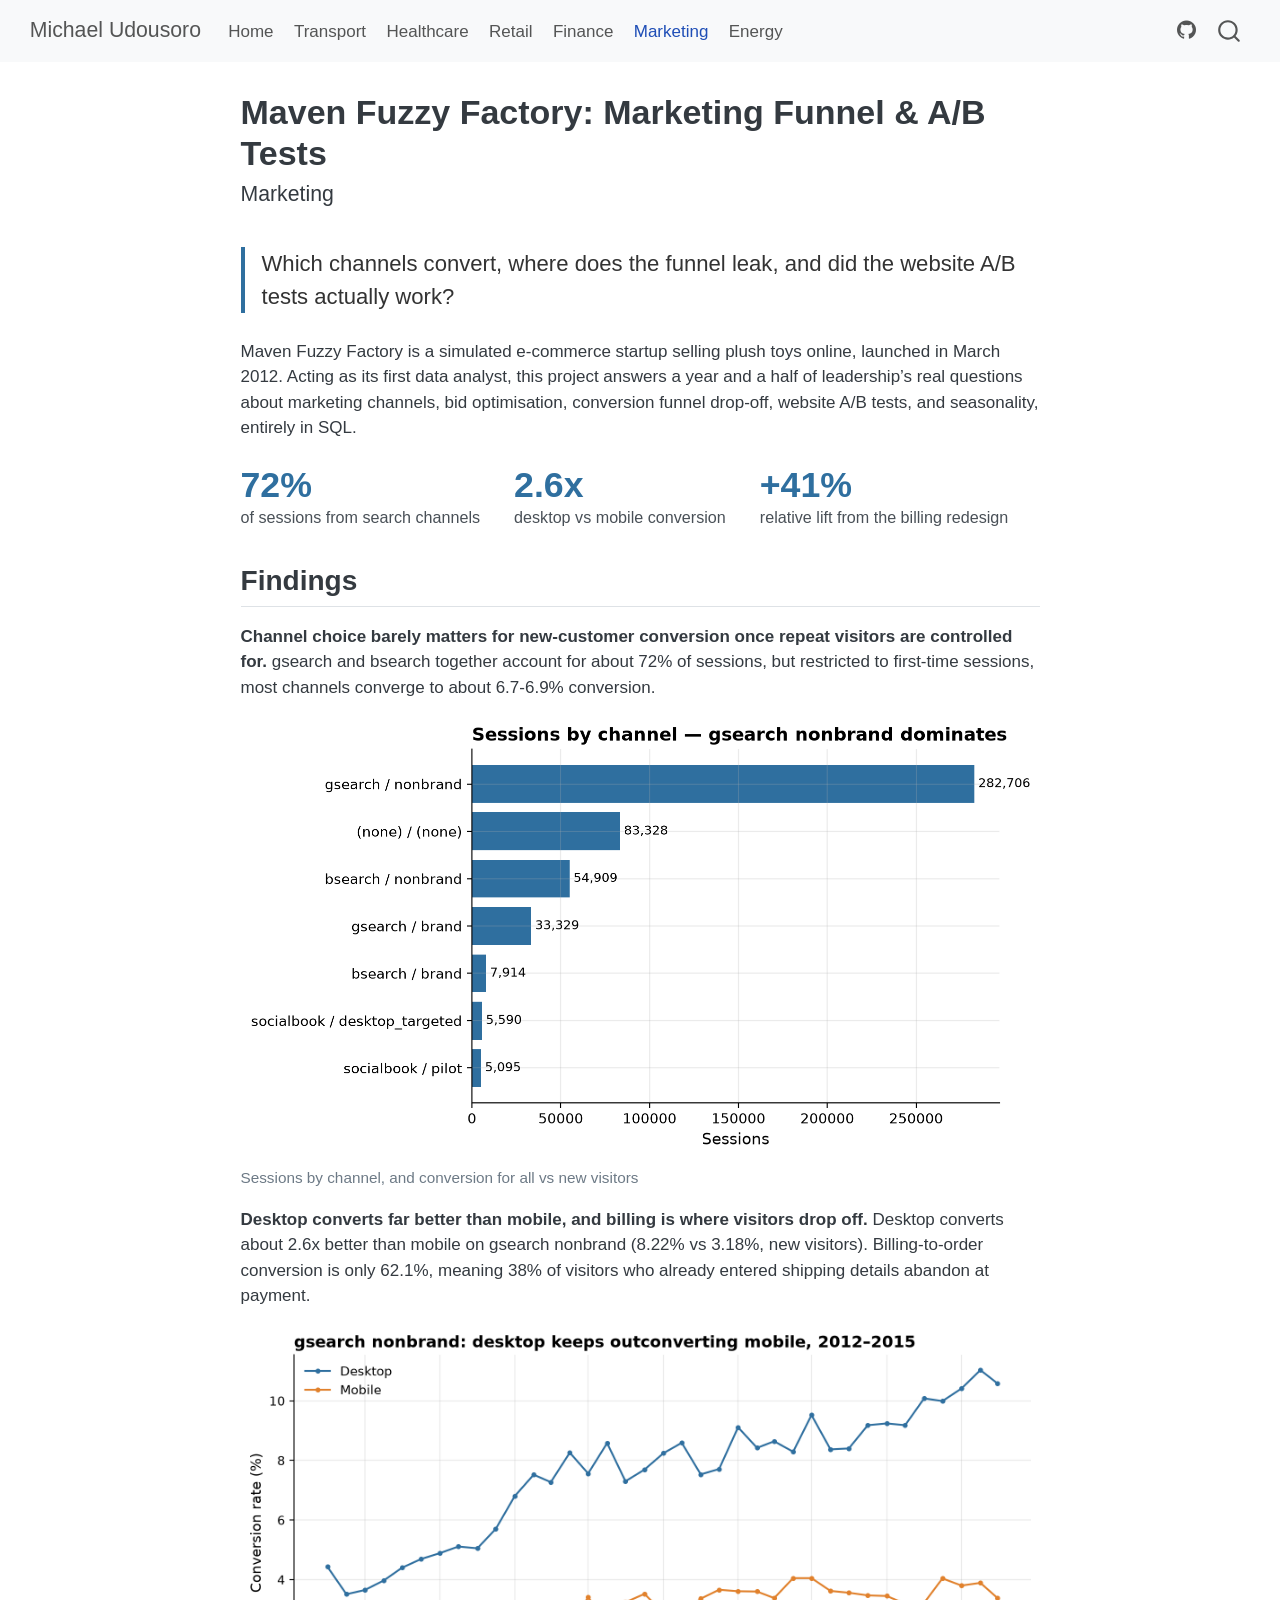
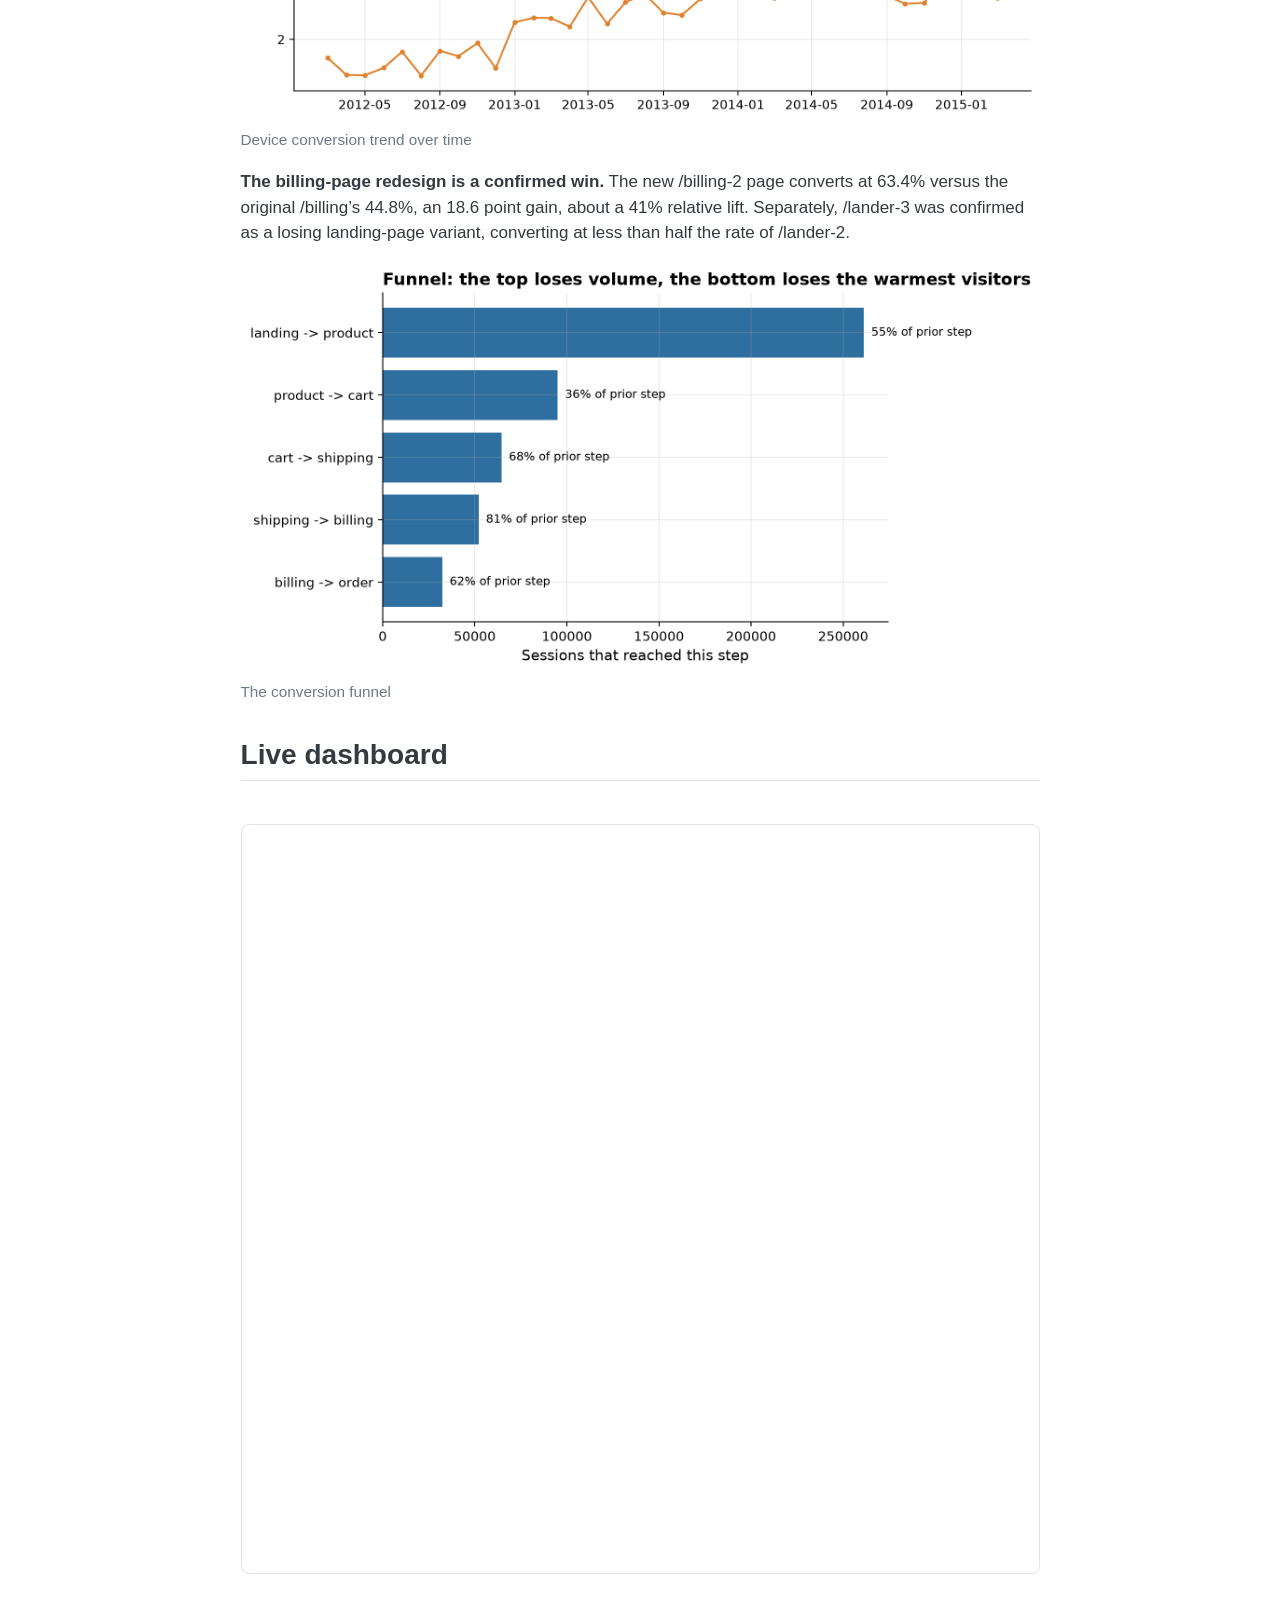
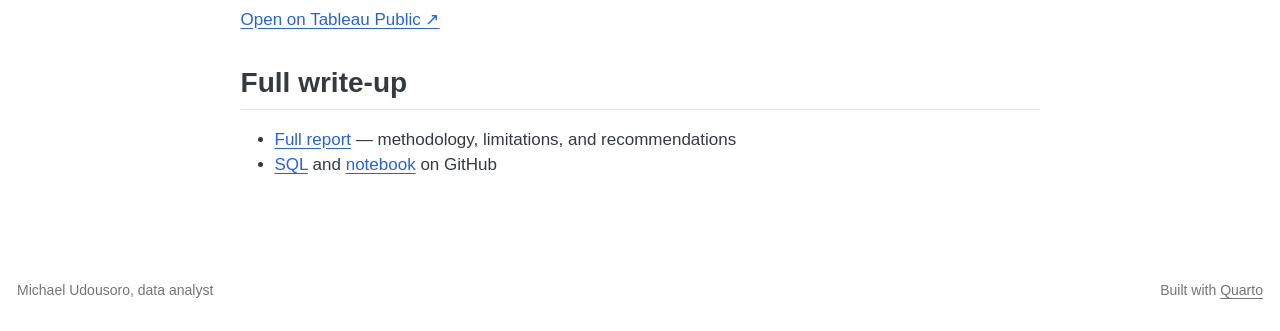
<file: projects/05-marketing.html>
<!DOCTYPE html>
<html xmlns="http://www.w3.org/1999/xhtml" lang="en" xml:lang="en"><head>

<meta charset="utf-8">
<meta name="generator" content="quarto-1.10.18">

<meta name="viewport" content="width=device-width, initial-scale=1.0, user-scalable=yes">


<title>Maven Fuzzy Factory: Marketing Funnel &amp; A/B Tests – Michael Udousoro</title>
<style>
/* Default styles provided by pandoc.
** See https://pandoc.org/MANUAL.html#variables-for-html for config info.
*/
span.smallcaps{font-variant: small-caps;}
div.columns{display: flex; gap: 1.5em;}
div.column{flex: auto;}
@media screen {
div.columns{gap: min(4vw, 1.5em);}
div.column{overflow-x: auto;}
}
div.hanging-indent{margin-left: 1.5em; text-indent: -1.5em;}
ul.task-list{list-style: none;}
ul.task-list li input[type="checkbox"] {
  width: 0.8em;
  margin: 0 0.8em 0.2em -1em; /* quarto-specific, see https://github.com/quarto-dev/quarto-cli/issues/4556 */ 
  vertical-align: middle;
}
</style>


<script src="../site_libs/quarto-nav/quarto-nav.js"></script>
<script src="../site_libs/quarto-nav/headroom.min.js"></script>
<script src="../site_libs/clipboard/clipboard.min.js"></script>
<script src="../site_libs/quarto-search/autocomplete.umd.js"></script>
<script src="../site_libs/quarto-search/fuse.min.js"></script>
<script src="../site_libs/quarto-search/quarto-search.js"></script>
<meta name="quarto:offset" content="../">
<script src="../site_libs/quarto-html/quarto.js" type="module"></script>
<script src="../site_libs/quarto-html/tabsets/tabsets.js" type="module"></script>
<script src="../site_libs/quarto-html/popper.min.js"></script>
<script src="../site_libs/quarto-html/tippy.umd.min.js"></script>
<link href="../site_libs/quarto-html/tippy.css" rel="stylesheet">
<link href="../site_libs/quarto-html/quarto-syntax-highlighting-64a204ab8560d761af7679ceaba22944.css" rel="stylesheet" id="quarto-text-highlighting-styles">
<script src="../site_libs/bootstrap/bootstrap.min.js"></script>
<link href="../site_libs/bootstrap/bootstrap-icons.css" rel="stylesheet">
<link href="../site_libs/bootstrap/bootstrap-445b8638c3d06994fee0907d791121c4.min.css" rel="stylesheet" append-hash="true" id="quarto-bootstrap" data-mode="light">
<script id="quarto-search-options" type="application/json">{
  "location": "navbar",
  "copy-button": false,
  "collapse-after": 3,
  "panel-placement": "end",
  "type": "overlay",
  "limit": 50,
  "keyboard-shortcut": [
    "f",
    "/",
    "s"
  ],
  "show-item-context": false,
  "language": {
    "search-no-results-text": "No results",
    "search-matching-documents-text": "matching documents",
    "search-copy-link-title": "Copy link to search",
    "search-hide-matches-text": "Hide additional matches",
    "search-more-match-text": "more match in this document",
    "search-more-matches-text": "more matches in this document",
    "search-clear-button-title": "Clear",
    "search-text-placeholder": "",
    "search-detached-cancel-button-title": "Cancel",
    "search-submit-button-title": "Submit",
    "search-label": "Search"
  }
}</script>


<link rel="stylesheet" href="../styles.css">
</head>

<body class="nav-fixed fullcontent quarto-light">

<div id="quarto-search-results"></div>
  <header id="quarto-header" class="headroom fixed-top">
    <nav class="navbar navbar-expand-lg " data-bs-theme="dark">
      <div class="navbar-container container-fluid">
      <div class="navbar-brand-container mx-auto">
    <a class="navbar-brand" href="../index.html">
    <span class="navbar-title">Michael Udousoro</span>
    </a>
  </div>
            <div id="quarto-search" class="" title="Search"></div>
          <button class="navbar-toggler" type="button" data-bs-toggle="collapse" data-bs-target="#navbarCollapse" aria-controls="navbarCollapse" role="menu" aria-expanded="false" aria-label="Toggle navigation" onclick="if (window.quartoToggleHeadroom) { window.quartoToggleHeadroom(); }">
  <span class="navbar-toggler-icon"></span>
</button>
          <div class="collapse navbar-collapse" id="navbarCollapse">
            <ul class="navbar-nav navbar-nav-scroll me-auto">
  <li class="nav-item">
    <a class="nav-link" href="../index.html"> 
<span class="menu-text">Home</span></a>
  </li>  
  <li class="nav-item">
    <a class="nav-link" href="../projects/01-tfl.html"> 
<span class="menu-text">Transport</span></a>
  </li>  
  <li class="nav-item">
    <a class="nav-link" href="../projects/02-nhs.html"> 
<span class="menu-text">Healthcare</span></a>
  </li>  
  <li class="nav-item">
    <a class="nav-link" href="../projects/03-olist.html"> 
<span class="menu-text">Retail</span></a>
  </li>  
  <li class="nav-item">
    <a class="nav-link" href="../projects/04-credit-risk.html"> 
<span class="menu-text">Finance</span></a>
  </li>  
  <li class="nav-item">
    <a class="nav-link active" href="../projects/05-marketing.html" aria-current="page"> 
<span class="menu-text">Marketing</span></a>
  </li>  
  <li class="nav-item">
    <a class="nav-link" href="../projects/06-energy.html"> 
<span class="menu-text">Energy</span></a>
  </li>  
</ul>
            <ul class="navbar-nav navbar-nav-scroll ms-auto">
  <li class="nav-item compact">
    <a class="nav-link" href="https://github.com/Michaeludousoro/data-analytics-portfolio"> <i class="bi bi-github" role="img" aria-label="GitHub">
</i> 
<span class="menu-text"></span></a>
  </li>  
</ul>
          </div> <!-- /navcollapse -->
            <div class="quarto-navbar-tools">
</div>
      </div> <!-- /container-fluid -->
    </nav>
</header>
<!-- content -->
<div id="quarto-content" class="quarto-container page-columns page-rows-contents page-layout-article page-navbar">
<!-- sidebar -->
<!-- margin-sidebar -->
    
<!-- main -->
<main class="content" id="quarto-document-content">

<header id="title-block-header" class="quarto-title-block default">
<div class="quarto-title">
<h1 class="title">Maven Fuzzy Factory: Marketing Funnel &amp; A/B Tests</h1>
<p class="subtitle lead">Marketing</p>
</div>



<div class="quarto-title-meta">

    
  
    
  </div>
  


</header>


<p class="hero-question">
Which channels convert, where does the funnel leak, and did the website A/B tests actually work?
</p>
<p>Maven Fuzzy Factory is a simulated e-commerce startup selling plush toys online, launched in March 2012. Acting as its first data analyst, this project answers a year and a half of leadership’s real questions about marketing channels, bid optimisation, conversion funnel drop-off, website A/B tests, and seasonality, entirely in SQL.</p>
<div class="stat-row">
<div>
<div class="finding-number">
72%
</div>
<div class="finding-label">
of sessions from search channels
</div>
</div>
<div>
<div class="finding-number">
2.6x
</div>
<div class="finding-label">
desktop vs mobile conversion
</div>
</div>
<div>
<div class="finding-number">
+41%
</div>
<div class="finding-label">
relative lift from the billing redesign
</div>
</div>
</div>
<section id="findings" class="level2">
<h2 data-anchor-id="findings">Findings</h2>
<p><strong>Channel choice barely matters for new-customer conversion once repeat visitors are controlled for.</strong> gsearch and bsearch together account for about 72% of sessions, but restricted to first-time sessions, most channels converge to about 6.7-6.9% conversion.</p>
<div class="quarto-figure quarto-figure-center">
<figure class="figure">
<p><img src="../images/05-marketing/01_sessions_by_channel.png" class="img-fluid figure-img"></p>
<figcaption>Sessions by channel, and conversion for all vs new visitors</figcaption>
</figure>
</div>
<p><strong>Desktop converts far better than mobile, and billing is where visitors drop off.</strong> Desktop converts about 2.6x better than mobile on gsearch nonbrand (8.22% vs 3.18%, new visitors). Billing-to-order conversion is only 62.1%, meaning 38% of visitors who already entered shipping details abandon at payment.</p>
<div class="quarto-figure quarto-figure-center">
<figure class="figure">
<p><img src="../images/05-marketing/03_device_conversion_trend.png" class="img-fluid figure-img"></p>
<figcaption>Device conversion trend over time</figcaption>
</figure>
</div>
<p><strong>The billing-page redesign is a confirmed win.</strong> The new /billing-2 page converts at 63.4% versus the original /billing’s 44.8%, an 18.6 point gain, about a 41% relative lift. Separately, /lander-3 was confirmed as a losing landing-page variant, converting at less than half the rate of /lander-2.</p>
<div class="quarto-figure quarto-figure-center">
<figure class="figure">
<p><img src="../images/05-marketing/04_funnel.png" class="img-fluid figure-img"></p>
<figcaption>The conversion funnel</figcaption>
</figure>
</div>
</section>
<section id="live-dashboard" class="level2">
<h2 data-anchor-id="live-dashboard">Live dashboard</h2>
<iframe class="dashboard-embed" src="https://public.tableau.com/views/MavenFuzzyFactory-MarketingFunnelAnalysis/MarketingFunnelOverview?:showVizHome=no&amp;:embed=true">
</iframe>
<p><a href="https://public.tableau.com/app/profile/michael.udousoro/viz/MavenFuzzyFactory-MarketingFunnelAnalysis/MarketingFunnelOverview">Open on Tableau Public ↗</a></p>
</section>
<section id="full-write-up" class="level2">
<h2 data-anchor-id="full-write-up">Full write-up</h2>
<ul>
<li><a href="https://github.com/Michaeludousoro/data-analytics-portfolio/blob/main/projects/05-marketing-funnel/report.md">Full report</a> — methodology, limitations, and recommendations</li>
<li><a href="https://github.com/Michaeludousoro/data-analytics-portfolio/tree/main/projects/05-marketing-funnel/sql">SQL</a> and <a href="https://github.com/Michaeludousoro/data-analytics-portfolio/tree/main/projects/05-marketing-funnel/notebooks">notebook</a> on GitHub</li>
</ul>


</section>

</main> <!-- /main -->
<script id="quarto-html-after-body" type="application/javascript">
  window.document.addEventListener("DOMContentLoaded", function (event) {
    const isCodeAnnotation = (el) => {
      for (const clz of el.classList) {
        if (clz.startsWith('code-annotation-')) {                     
          return true;
        }
      }
      return false;
    }
    const onCopySuccess = function(e) {
      // button target
      const button = e.trigger;
      // don't keep focus
      button.blur();
      // flash "checked"
      button.classList.add('code-copy-button-checked');
      var currentTitle = button.getAttribute("title");
      button.setAttribute("title", "Copied!");
      let tooltip;
      if (window.bootstrap) {
        button.setAttribute("data-bs-toggle", "tooltip");
        button.setAttribute("data-bs-placement", "left");
        button.setAttribute("data-bs-title", "Copied!");
        tooltip = new bootstrap.Tooltip(button, 
          { trigger: "manual", 
            customClass: "code-copy-button-tooltip",
            offset: [0, -8]});
        tooltip.show();    
      }
      setTimeout(function() {
        if (tooltip) {
          tooltip.hide();
          button.removeAttribute("data-bs-title");
          button.removeAttribute("data-bs-toggle");
          button.removeAttribute("data-bs-placement");
        }
        button.setAttribute("title", currentTitle);
        button.classList.remove('code-copy-button-checked');
      }, 1000);
      // clear code selection
      e.clearSelection();
    }
    const getTextToCopy = function(trigger) {
      const outerScaffold = trigger.parentElement.cloneNode(true);
      const codeEl = outerScaffold.querySelector('code');
      for (const childEl of codeEl.children) {
        if (isCodeAnnotation(childEl)) {
          childEl.remove();
        }
      }
      return codeEl.innerText;
    }
    const clipboard = new window.ClipboardJS('.code-copy-button:not([data-in-quarto-modal])', {
      text: getTextToCopy
    });
    clipboard.on('success', onCopySuccess);
    if (window.document.getElementById('quarto-embedded-source-code-modal')) {
      const clipboardModal = new window.ClipboardJS('.code-copy-button[data-in-quarto-modal]', {
        text: getTextToCopy,
        container: window.document.getElementById('quarto-embedded-source-code-modal')
      });
      clipboardModal.on('success', onCopySuccess);
    }
      var localhostRegex = new RegExp(/^(?:http|https):\/\/localhost\:?[0-9]*\//);
      var mailtoRegex = new RegExp(/^mailto:/);
        var filterRegex = new RegExp('/' + window.location.host + '/');
      var isInternal = (href) => {
          return filterRegex.test(href) || localhostRegex.test(href) || mailtoRegex.test(href);
      }
      // Inspect non-navigation links and adorn them if external
     var links = window.document.querySelectorAll('a[href]:not(.nav-link):not(.navbar-brand):not(.toc-action):not(.sidebar-link):not(.sidebar-item-toggle):not(.pagination-link):not(.no-external):not([aria-hidden]):not(.dropdown-item):not(.quarto-navigation-tool):not(.about-link)');
      for (var i=0; i<links.length; i++) {
        const link = links[i];
        if (!isInternal(link.href)) {
          // undo the damage that might have been done by quarto-nav.js in the case of
          // links that we want to consider external
          if (link.dataset.originalHref !== undefined) {
            link.href = link.dataset.originalHref;
          }
            // target, if specified
            link.setAttribute("target", "_blank");
            if (link.getAttribute("rel") === null) {
              link.setAttribute("rel", "noopener");
            }
        }
      }
    function tippyHover(el, contentFn, onTriggerFn, onUntriggerFn) {
      const config = {
        allowHTML: true,
        maxWidth: 500,
        delay: 100,
        arrow: false,
        appendTo: function(el) {
            return el.parentElement;
        },
        interactive: true,
        interactiveBorder: 10,
        theme: 'quarto',
        placement: 'bottom-start',
      };
      if (contentFn) {
        config.content = contentFn;
      }
      if (onTriggerFn) {
        config.onTrigger = onTriggerFn;
      }
      if (onUntriggerFn) {
        config.onUntrigger = onUntriggerFn;
      }
      window.tippy(el, config); 
    }
    const noterefs = window.document.querySelectorAll('a[role="doc-noteref"]');
    for (var i=0; i<noterefs.length; i++) {
      const ref = noterefs[i];
      tippyHover(ref, function() {
        // use id or data attribute instead here
        let href = ref.getAttribute('data-footnote-href') || ref.getAttribute('href');
        try { href = new URL(href).hash; } catch {}
        const id = href.replace(/^#\/?/, "");
        const note = window.document.getElementById(id);
        if (note) {
          return note.innerHTML;
        } else {
          return "";
        }
      });
    }
    const xrefs = window.document.querySelectorAll('a.quarto-xref');
    const processXRef = (id, note) => {
      // Strip column container classes
      const stripColumnClz = (el) => {
        el.classList.remove("page-full", "page-columns");
        if (el.children) {
          for (const child of el.children) {
            stripColumnClz(child);
          }
        }
      }
      stripColumnClz(note)
      if (id === null || id.startsWith('sec-')) {
        // Special case sections, only their first couple elements
        const container = document.createElement("div");
        if (note.children && note.children.length > 2) {
          container.appendChild(note.children[0].cloneNode(true));
          for (let i = 1; i < note.children.length; i++) {
            const child = note.children[i];
            if (child.tagName === "P" && child.innerText === "") {
              continue;
            } else {
              container.appendChild(child.cloneNode(true));
              break;
            }
          }
          if (window.Quarto?.typesetMath) {
            window.Quarto.typesetMath(container);
          }
          return container.innerHTML
        } else {
          if (window.Quarto?.typesetMath) {
            window.Quarto.typesetMath(note);
          }
          return note.innerHTML;
        }
      } else {
        // Remove any anchor links if they are present
        const anchorLink = note.querySelector('a.anchorjs-link');
        if (anchorLink) {
          anchorLink.remove();
        }
        if (window.Quarto?.typesetMath) {
          window.Quarto.typesetMath(note);
        }
        if (note.classList.contains("callout")) {
          return note.outerHTML;
        } else {
          return note.innerHTML;
        }
      }
    }
    for (var i=0; i<xrefs.length; i++) {
      const xref = xrefs[i];
      tippyHover(xref, undefined, function(instance) {
        instance.disable();
        let url = xref.getAttribute('href');
        let hash = undefined; 
        if (url.startsWith('#')) {
          hash = url;
        } else {
          try { hash = new URL(url).hash; } catch {}
        }
        if (hash) {
          const id = hash.replace(/^#\/?/, "");
          const note = window.document.getElementById(id);
          if (note !== null) {
            try {
              const html = processXRef(id, note.cloneNode(true));
              instance.setContent(html);
            } finally {
              instance.enable();
              instance.show();
            }
          } else {
            // See if we can fetch this
            fetch(url.split('#')[0])
            .then(res => res.text())
            .then(html => {
              const parser = new DOMParser();
              const htmlDoc = parser.parseFromString(html, "text/html");
              const note = htmlDoc.getElementById(id);
              if (note !== null) {
                const html = processXRef(id, note);
                instance.setContent(html);
              } 
            }).finally(() => {
              instance.enable();
              instance.show();
            });
          }
        } else {
          // See if we can fetch a full url (with no hash to target)
          // This is a special case and we should probably do some content thinning / targeting
          fetch(url)
          .then(res => res.text())
          .then(html => {
            const parser = new DOMParser();
            const htmlDoc = parser.parseFromString(html, "text/html");
            const note = htmlDoc.querySelector('main.content');
            if (note !== null) {
              // This should only happen for chapter cross references
              // (since there is no id in the URL)
              // remove the first header
              if (note.children.length > 0 && note.children[0].tagName === "HEADER") {
                note.children[0].remove();
              }
              const html = processXRef(null, note);
              instance.setContent(html);
            } 
          }).finally(() => {
            instance.enable();
            instance.show();
          });
        }
      }, function(instance) {
      });
    }
        let selectedAnnoteEl;
        const selectorForAnnotation = ( cell, annotation) => {
          let cellAttr = 'data-code-cell="' + cell + '"';
          let lineAttr = 'data-code-annotation="' +  annotation + '"';
          const selector = 'span[' + cellAttr + '][' + lineAttr + ']';
          return selector;
        }
        const selectCodeLines = (annoteEl) => {
          const doc = window.document;
          const targetCell = annoteEl.getAttribute("data-target-cell");
          const targetAnnotation = annoteEl.getAttribute("data-target-annotation");
          const annoteSpan = window.document.querySelector(selectorForAnnotation(targetCell, targetAnnotation));
          const lines = annoteSpan.getAttribute("data-code-lines").split(",");
          const lineIds = lines.map((line) => {
            return targetCell + "-" + line;
          })
          let top = null;
          let height = null;
          let parent = null;
          if (lineIds.length > 0) {
              //compute the position of the single el (top and bottom and make a div)
              const el = window.document.getElementById(lineIds[0]);
              top = el.offsetTop;
              height = el.offsetHeight;
              parent = el.parentElement.parentElement;
            if (lineIds.length > 1) {
              const lastEl = window.document.getElementById(lineIds[lineIds.length - 1]);
              const bottom = lastEl.offsetTop + lastEl.offsetHeight;
              height = bottom - top;
            }
            if (top !== null && height !== null && parent !== null) {
              // cook up a div (if necessary) and position it 
              let div = window.document.getElementById("code-annotation-line-highlight");
              if (div === null) {
                div = window.document.createElement("div");
                div.setAttribute("id", "code-annotation-line-highlight");
                div.style.position = 'absolute';
                parent.appendChild(div);
              }
              div.style.top = top - 2 + "px";
              div.style.height = height + 4 + "px";
              div.style.left = 0;
              let gutterDiv = window.document.getElementById("code-annotation-line-highlight-gutter");
              if (gutterDiv === null) {
                gutterDiv = window.document.createElement("div");
                gutterDiv.setAttribute("id", "code-annotation-line-highlight-gutter");
                gutterDiv.style.position = 'absolute';
                const codeCell = window.document.getElementById(targetCell);
                const gutter = codeCell.querySelector('.code-annotation-gutter');
                gutter.appendChild(gutterDiv);
              }
              gutterDiv.style.top = top - 2 + "px";
              gutterDiv.style.height = height + 4 + "px";
            }
            selectedAnnoteEl = annoteEl;
          }
        };
        const unselectCodeLines = () => {
          const elementsIds = ["code-annotation-line-highlight", "code-annotation-line-highlight-gutter"];
          elementsIds.forEach((elId) => {
            const div = window.document.getElementById(elId);
            if (div) {
              div.remove();
            }
          });
          selectedAnnoteEl = undefined;
        };
          // Handle positioning of the toggle
      window.addEventListener(
        "resize",
        throttle(() => {
          elRect = undefined;
          if (selectedAnnoteEl) {
            selectCodeLines(selectedAnnoteEl);
          }
        }, 10)
      );
      function throttle(fn, ms) {
      let throttle = false;
      let timer;
        return (...args) => {
          if(!throttle) { // first call gets through
              fn.apply(this, args);
              throttle = true;
          } else { // all the others get throttled
              if(timer) clearTimeout(timer); // cancel #2
              timer = setTimeout(() => {
                fn.apply(this, args);
                timer = throttle = false;
              }, ms);
          }
        };
      }
        // Attach click handler to the DT
        const annoteDls = window.document.querySelectorAll('dt[data-target-cell]');
        for (const annoteDlNode of annoteDls) {
          annoteDlNode.addEventListener('click', (event) => {
            const clickedEl = event.target;
            if (clickedEl !== selectedAnnoteEl) {
              unselectCodeLines();
              const activeEl = window.document.querySelector('dt[data-target-cell].code-annotation-active');
              if (activeEl) {
                activeEl.classList.remove('code-annotation-active');
              }
              selectCodeLines(clickedEl);
              clickedEl.classList.add('code-annotation-active');
            } else {
              // Unselect the line
              unselectCodeLines();
              clickedEl.classList.remove('code-annotation-active');
            }
          });
        }
    const findCites = (el) => {
      const parentEl = el.parentElement;
      if (parentEl) {
        const cites = parentEl.dataset.cites;
        if (cites) {
          return {
            el,
            cites: cites.split(' ')
          };
        } else {
          return findCites(el.parentElement)
        }
      } else {
        return undefined;
      }
    };
    var bibliorefs = window.document.querySelectorAll('a[role="doc-biblioref"]');
    for (var i=0; i<bibliorefs.length; i++) {
      const ref = bibliorefs[i];
      const citeInfo = findCites(ref);
      if (citeInfo) {
        tippyHover(citeInfo.el, function() {
          var popup = window.document.createElement('div');
          citeInfo.cites.forEach(function(cite) {
            var citeDiv = window.document.createElement('div');
            citeDiv.classList.add('hanging-indent');
            citeDiv.classList.add('csl-entry');
            var biblioDiv = window.document.getElementById('ref-' + cite);
            if (biblioDiv) {
              citeDiv.innerHTML = biblioDiv.innerHTML;
            }
            popup.appendChild(citeDiv);
          });
          return popup.innerHTML;
        });
      }
    }
  });
  </script>
</div> <!-- /content -->
<footer class="footer">
  <div class="nav-footer">
    <div class="nav-footer-left">
<p>Michael Udousoro, data analyst</p>
</div>   
    <div class="nav-footer-center">
      &nbsp;
    </div>
    <div class="nav-footer-right">
<p>Built with <a href="https://quarto.org">Quarto</a></p>
</div>
  </div>
</footer>




</body></html>
</file>
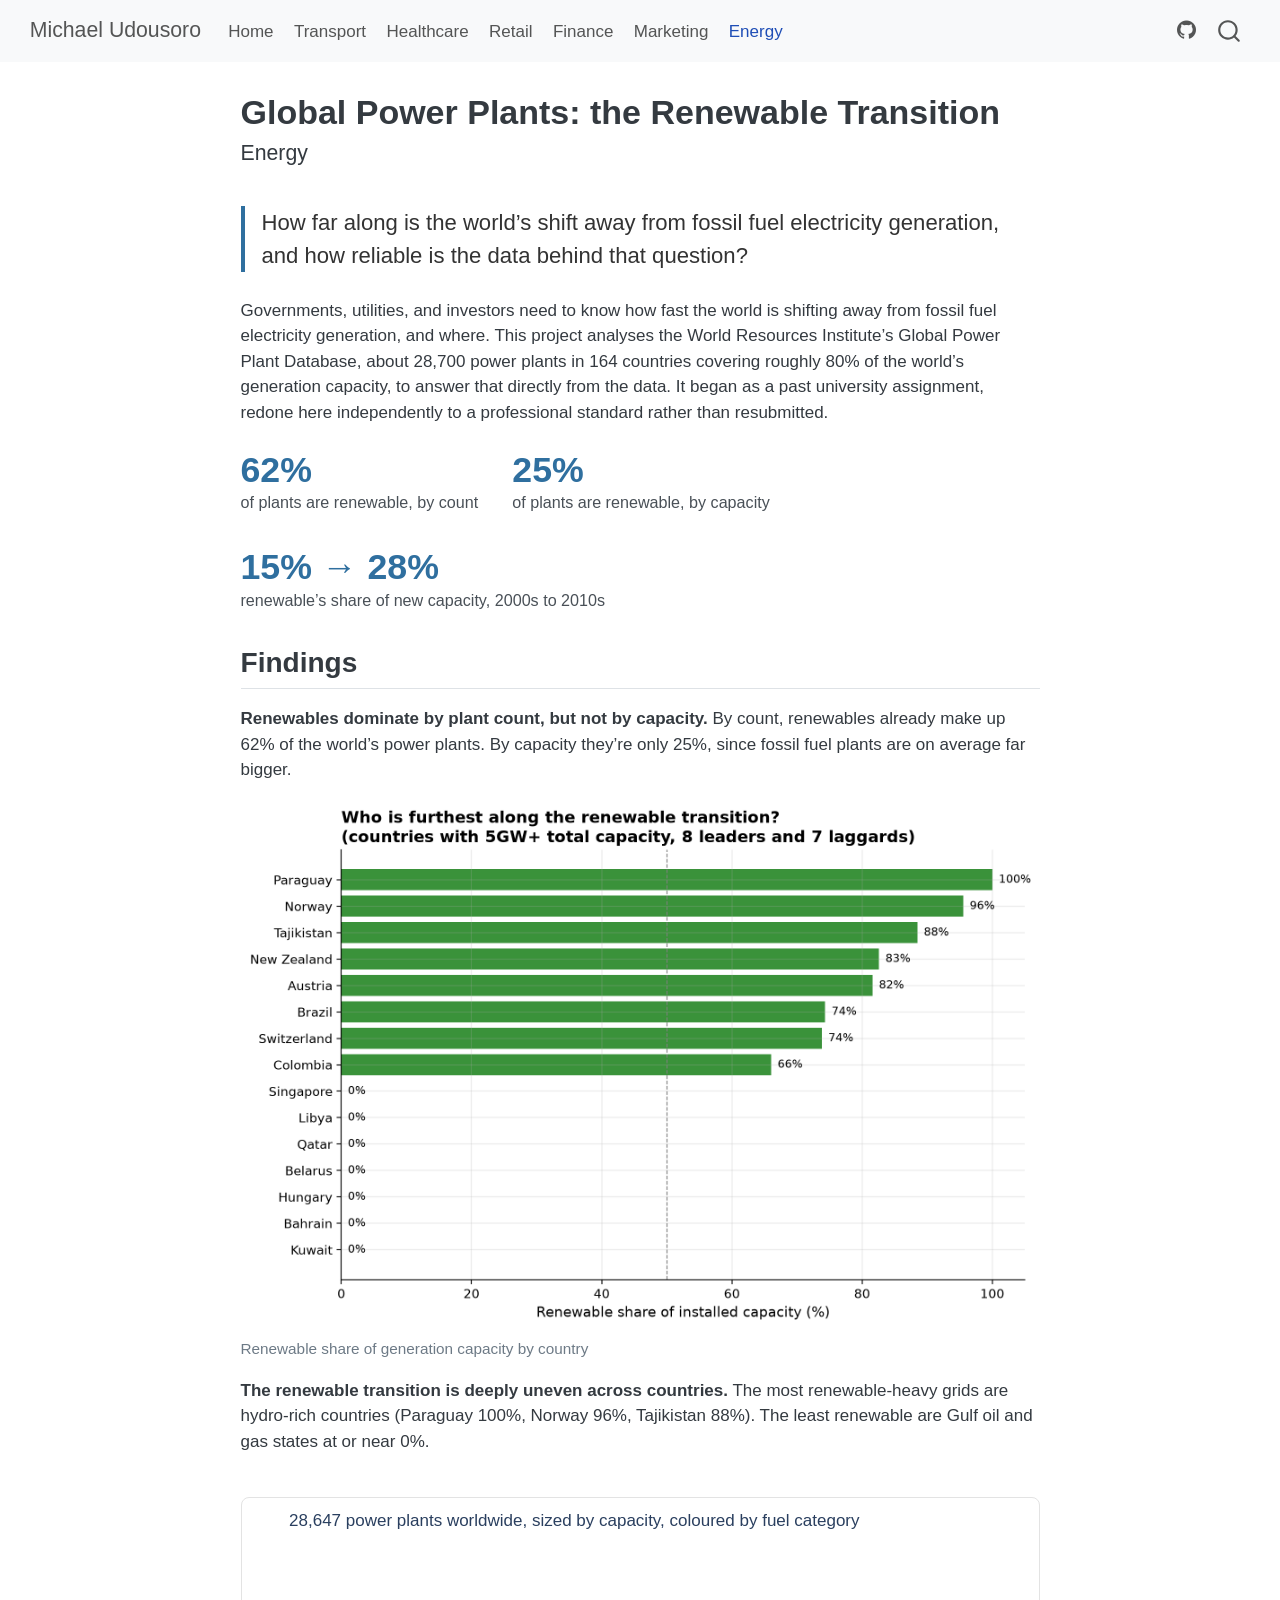
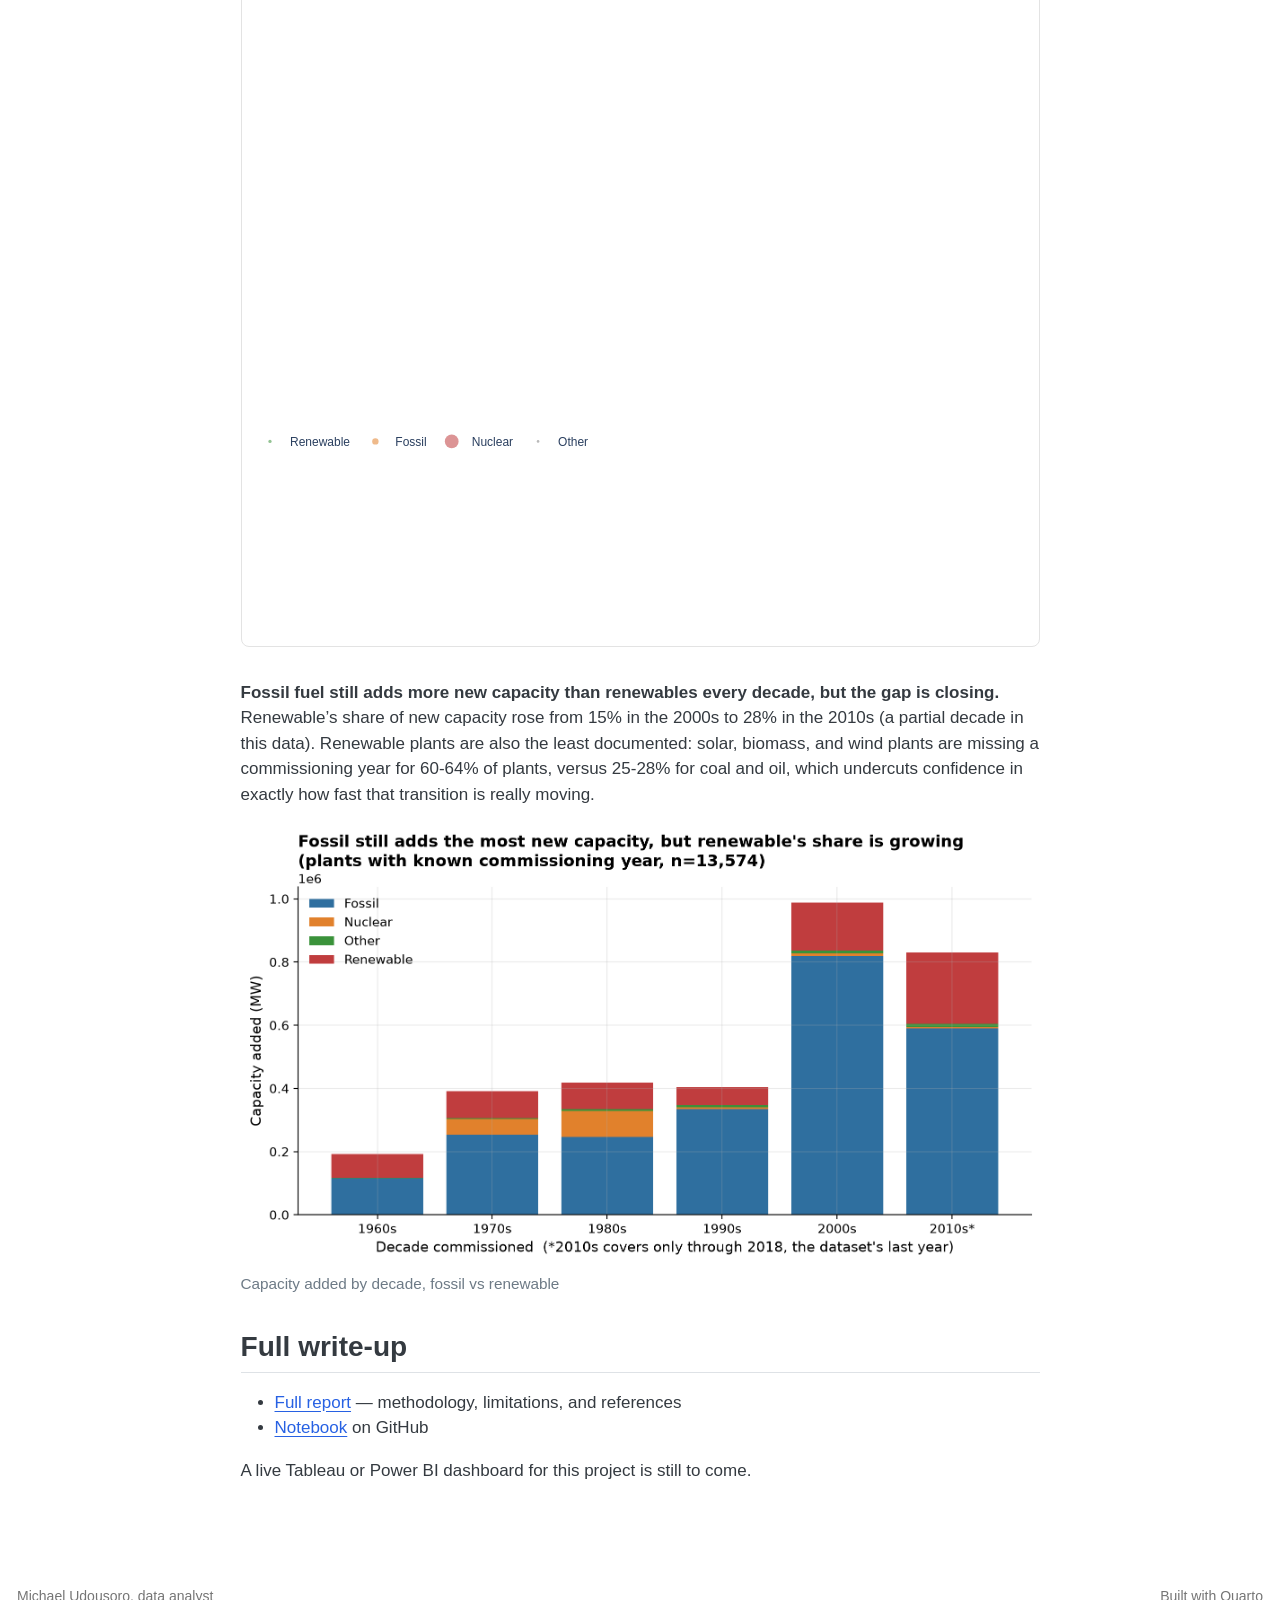
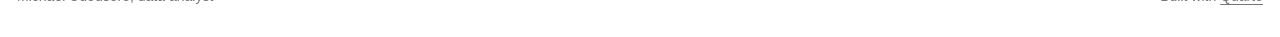
<file: projects/06-energy.html>
<!DOCTYPE html>
<html xmlns="http://www.w3.org/1999/xhtml" lang="en" xml:lang="en"><head>

<meta charset="utf-8">
<meta name="generator" content="quarto-1.10.18">

<meta name="viewport" content="width=device-width, initial-scale=1.0, user-scalable=yes">


<title>Global Power Plants: the Renewable Transition – Michael Udousoro</title>
<style>
/* Default styles provided by pandoc.
** See https://pandoc.org/MANUAL.html#variables-for-html for config info.
*/
span.smallcaps{font-variant: small-caps;}
div.columns{display: flex; gap: 1.5em;}
div.column{flex: auto;}
@media screen {
div.columns{gap: min(4vw, 1.5em);}
div.column{overflow-x: auto;}
}
div.hanging-indent{margin-left: 1.5em; text-indent: -1.5em;}
ul.task-list{list-style: none;}
ul.task-list li input[type="checkbox"] {
  width: 0.8em;
  margin: 0 0.8em 0.2em -1em; /* quarto-specific, see https://github.com/quarto-dev/quarto-cli/issues/4556 */ 
  vertical-align: middle;
}
</style>


<script src="../site_libs/quarto-nav/quarto-nav.js"></script>
<script src="../site_libs/quarto-nav/headroom.min.js"></script>
<script src="../site_libs/clipboard/clipboard.min.js"></script>
<script src="../site_libs/quarto-search/autocomplete.umd.js"></script>
<script src="../site_libs/quarto-search/fuse.min.js"></script>
<script src="../site_libs/quarto-search/quarto-search.js"></script>
<meta name="quarto:offset" content="../">
<script src="../site_libs/quarto-html/quarto.js" type="module"></script>
<script src="../site_libs/quarto-html/tabsets/tabsets.js" type="module"></script>
<script src="../site_libs/quarto-html/popper.min.js"></script>
<script src="../site_libs/quarto-html/tippy.umd.min.js"></script>
<link href="../site_libs/quarto-html/tippy.css" rel="stylesheet">
<link href="../site_libs/quarto-html/quarto-syntax-highlighting-64a204ab8560d761af7679ceaba22944.css" rel="stylesheet" id="quarto-text-highlighting-styles">
<script src="../site_libs/bootstrap/bootstrap.min.js"></script>
<link href="../site_libs/bootstrap/bootstrap-icons.css" rel="stylesheet">
<link href="../site_libs/bootstrap/bootstrap-445b8638c3d06994fee0907d791121c4.min.css" rel="stylesheet" append-hash="true" id="quarto-bootstrap" data-mode="light">
<script id="quarto-search-options" type="application/json">{
  "location": "navbar",
  "copy-button": false,
  "collapse-after": 3,
  "panel-placement": "end",
  "type": "overlay",
  "limit": 50,
  "keyboard-shortcut": [
    "f",
    "/",
    "s"
  ],
  "show-item-context": false,
  "language": {
    "search-no-results-text": "No results",
    "search-matching-documents-text": "matching documents",
    "search-copy-link-title": "Copy link to search",
    "search-hide-matches-text": "Hide additional matches",
    "search-more-match-text": "more match in this document",
    "search-more-matches-text": "more matches in this document",
    "search-clear-button-title": "Clear",
    "search-text-placeholder": "",
    "search-detached-cancel-button-title": "Cancel",
    "search-submit-button-title": "Submit",
    "search-label": "Search"
  }
}</script>


<link rel="stylesheet" href="../styles.css">
</head>

<body class="nav-fixed fullcontent quarto-light">

<div id="quarto-search-results"></div>
  <header id="quarto-header" class="headroom fixed-top">
    <nav class="navbar navbar-expand-lg " data-bs-theme="dark">
      <div class="navbar-container container-fluid">
      <div class="navbar-brand-container mx-auto">
    <a class="navbar-brand" href="../index.html">
    <span class="navbar-title">Michael Udousoro</span>
    </a>
  </div>
            <div id="quarto-search" class="" title="Search"></div>
          <button class="navbar-toggler" type="button" data-bs-toggle="collapse" data-bs-target="#navbarCollapse" aria-controls="navbarCollapse" role="menu" aria-expanded="false" aria-label="Toggle navigation" onclick="if (window.quartoToggleHeadroom) { window.quartoToggleHeadroom(); }">
  <span class="navbar-toggler-icon"></span>
</button>
          <div class="collapse navbar-collapse" id="navbarCollapse">
            <ul class="navbar-nav navbar-nav-scroll me-auto">
  <li class="nav-item">
    <a class="nav-link" href="../index.html"> 
<span class="menu-text">Home</span></a>
  </li>  
  <li class="nav-item">
    <a class="nav-link" href="../projects/01-tfl.html"> 
<span class="menu-text">Transport</span></a>
  </li>  
  <li class="nav-item">
    <a class="nav-link" href="../projects/02-nhs.html"> 
<span class="menu-text">Healthcare</span></a>
  </li>  
  <li class="nav-item">
    <a class="nav-link" href="../projects/03-olist.html"> 
<span class="menu-text">Retail</span></a>
  </li>  
  <li class="nav-item">
    <a class="nav-link" href="../projects/04-credit-risk.html"> 
<span class="menu-text">Finance</span></a>
  </li>  
  <li class="nav-item">
    <a class="nav-link" href="../projects/05-marketing.html"> 
<span class="menu-text">Marketing</span></a>
  </li>  
  <li class="nav-item">
    <a class="nav-link active" href="../projects/06-energy.html" aria-current="page"> 
<span class="menu-text">Energy</span></a>
  </li>  
</ul>
            <ul class="navbar-nav navbar-nav-scroll ms-auto">
  <li class="nav-item compact">
    <a class="nav-link" href="https://github.com/Michaeludousoro/data-analytics-portfolio"> <i class="bi bi-github" role="img" aria-label="GitHub">
</i> 
<span class="menu-text"></span></a>
  </li>  
</ul>
          </div> <!-- /navcollapse -->
            <div class="quarto-navbar-tools">
</div>
      </div> <!-- /container-fluid -->
    </nav>
</header>
<!-- content -->
<div id="quarto-content" class="quarto-container page-columns page-rows-contents page-layout-article page-navbar">
<!-- sidebar -->
<!-- margin-sidebar -->
    
<!-- main -->
<main class="content" id="quarto-document-content">

<header id="title-block-header" class="quarto-title-block default">
<div class="quarto-title">
<h1 class="title">Global Power Plants: the Renewable Transition</h1>
<p class="subtitle lead">Energy</p>
</div>



<div class="quarto-title-meta">

    
  
    
  </div>
  


</header>


<p class="hero-question">
How far along is the world’s shift away from fossil fuel electricity generation, and how reliable is the data behind that question?
</p>
<p>Governments, utilities, and investors need to know how fast the world is shifting away from fossil fuel electricity generation, and where. This project analyses the World Resources Institute’s Global Power Plant Database, about 28,700 power plants in 164 countries covering roughly 80% of the world’s generation capacity, to answer that directly from the data. It began as a past university assignment, redone here independently to a professional standard rather than resubmitted.</p>
<div class="stat-row">
<div>
<div class="finding-number">
62%
</div>
<div class="finding-label">
of plants are renewable, by count
</div>
</div>
<div>
<div class="finding-number">
25%
</div>
<div class="finding-label">
of plants are renewable, by capacity
</div>
</div>
<div>
<div class="finding-number">
15% → 28%
</div>
<div class="finding-label">
renewable’s share of new capacity, 2000s to 2010s
</div>
</div>
</div>
<section id="findings" class="level2">
<h2 data-anchor-id="findings">Findings</h2>
<p><strong>Renewables dominate by plant count, but not by capacity.</strong> By count, renewables already make up 62% of the world’s power plants. By capacity they’re only 25%, since fossil fuel plants are on average far bigger.</p>
<div class="quarto-figure quarto-figure-center">
<figure class="figure">
<p><img src="../images/06-energy/01_renewable_share_by_country.png" class="img-fluid figure-img"></p>
<figcaption>Renewable share of generation capacity by country</figcaption>
</figure>
</div>
<p><strong>The renewable transition is deeply uneven across countries.</strong> The most renewable-heavy grids are hydro-rich countries (Paraguay 100%, Norway 96%, Tajikistan 88%). The least renewable are Gulf oil and gas states at or near 0%.</p>
<iframe class="dashboard-embed" src="06-world-map.html">
</iframe>
<p><strong>Fossil fuel still adds more new capacity than renewables every decade, but the gap is closing.</strong> Renewable’s share of new capacity rose from 15% in the 2000s to 28% in the 2010s (a partial decade in this data). Renewable plants are also the least documented: solar, biomass, and wind plants are missing a commissioning year for 60-64% of plants, versus 25-28% for coal and oil, which undercuts confidence in exactly how fast that transition is really moving.</p>
<div class="quarto-figure quarto-figure-center">
<figure class="figure">
<p><img src="../images/06-energy/03_capacity_added_by_decade.png" class="img-fluid figure-img"></p>
<figcaption>Capacity added by decade, fossil vs renewable</figcaption>
</figure>
</div>
</section>
<section id="full-write-up" class="level2">
<h2 data-anchor-id="full-write-up">Full write-up</h2>
<ul>
<li><a href="https://github.com/Michaeludousoro/data-analytics-portfolio/blob/main/projects/06-energy-power-plants/report.md">Full report</a> — methodology, limitations, and references</li>
<li><a href="https://github.com/Michaeludousoro/data-analytics-portfolio/tree/main/projects/06-energy-power-plants/notebooks">Notebook</a> on GitHub</li>
</ul>
<p>A live Tableau or Power BI dashboard for this project is still to come.</p>


</section>

</main> <!-- /main -->
<script id="quarto-html-after-body" type="application/javascript">
  window.document.addEventListener("DOMContentLoaded", function (event) {
    const isCodeAnnotation = (el) => {
      for (const clz of el.classList) {
        if (clz.startsWith('code-annotation-')) {                     
          return true;
        }
      }
      return false;
    }
    const onCopySuccess = function(e) {
      // button target
      const button = e.trigger;
      // don't keep focus
      button.blur();
      // flash "checked"
      button.classList.add('code-copy-button-checked');
      var currentTitle = button.getAttribute("title");
      button.setAttribute("title", "Copied!");
      let tooltip;
      if (window.bootstrap) {
        button.setAttribute("data-bs-toggle", "tooltip");
        button.setAttribute("data-bs-placement", "left");
        button.setAttribute("data-bs-title", "Copied!");
        tooltip = new bootstrap.Tooltip(button, 
          { trigger: "manual", 
            customClass: "code-copy-button-tooltip",
            offset: [0, -8]});
        tooltip.show();    
      }
      setTimeout(function() {
        if (tooltip) {
          tooltip.hide();
          button.removeAttribute("data-bs-title");
          button.removeAttribute("data-bs-toggle");
          button.removeAttribute("data-bs-placement");
        }
        button.setAttribute("title", currentTitle);
        button.classList.remove('code-copy-button-checked');
      }, 1000);
      // clear code selection
      e.clearSelection();
    }
    const getTextToCopy = function(trigger) {
      const outerScaffold = trigger.parentElement.cloneNode(true);
      const codeEl = outerScaffold.querySelector('code');
      for (const childEl of codeEl.children) {
        if (isCodeAnnotation(childEl)) {
          childEl.remove();
        }
      }
      return codeEl.innerText;
    }
    const clipboard = new window.ClipboardJS('.code-copy-button:not([data-in-quarto-modal])', {
      text: getTextToCopy
    });
    clipboard.on('success', onCopySuccess);
    if (window.document.getElementById('quarto-embedded-source-code-modal')) {
      const clipboardModal = new window.ClipboardJS('.code-copy-button[data-in-quarto-modal]', {
        text: getTextToCopy,
        container: window.document.getElementById('quarto-embedded-source-code-modal')
      });
      clipboardModal.on('success', onCopySuccess);
    }
      var localhostRegex = new RegExp(/^(?:http|https):\/\/localhost\:?[0-9]*\//);
      var mailtoRegex = new RegExp(/^mailto:/);
        var filterRegex = new RegExp('/' + window.location.host + '/');
      var isInternal = (href) => {
          return filterRegex.test(href) || localhostRegex.test(href) || mailtoRegex.test(href);
      }
      // Inspect non-navigation links and adorn them if external
     var links = window.document.querySelectorAll('a[href]:not(.nav-link):not(.navbar-brand):not(.toc-action):not(.sidebar-link):not(.sidebar-item-toggle):not(.pagination-link):not(.no-external):not([aria-hidden]):not(.dropdown-item):not(.quarto-navigation-tool):not(.about-link)');
      for (var i=0; i<links.length; i++) {
        const link = links[i];
        if (!isInternal(link.href)) {
          // undo the damage that might have been done by quarto-nav.js in the case of
          // links that we want to consider external
          if (link.dataset.originalHref !== undefined) {
            link.href = link.dataset.originalHref;
          }
            // target, if specified
            link.setAttribute("target", "_blank");
            if (link.getAttribute("rel") === null) {
              link.setAttribute("rel", "noopener");
            }
        }
      }
    function tippyHover(el, contentFn, onTriggerFn, onUntriggerFn) {
      const config = {
        allowHTML: true,
        maxWidth: 500,
        delay: 100,
        arrow: false,
        appendTo: function(el) {
            return el.parentElement;
        },
        interactive: true,
        interactiveBorder: 10,
        theme: 'quarto',
        placement: 'bottom-start',
      };
      if (contentFn) {
        config.content = contentFn;
      }
      if (onTriggerFn) {
        config.onTrigger = onTriggerFn;
      }
      if (onUntriggerFn) {
        config.onUntrigger = onUntriggerFn;
      }
      window.tippy(el, config); 
    }
    const noterefs = window.document.querySelectorAll('a[role="doc-noteref"]');
    for (var i=0; i<noterefs.length; i++) {
      const ref = noterefs[i];
      tippyHover(ref, function() {
        // use id or data attribute instead here
        let href = ref.getAttribute('data-footnote-href') || ref.getAttribute('href');
        try { href = new URL(href).hash; } catch {}
        const id = href.replace(/^#\/?/, "");
        const note = window.document.getElementById(id);
        if (note) {
          return note.innerHTML;
        } else {
          return "";
        }
      });
    }
    const xrefs = window.document.querySelectorAll('a.quarto-xref');
    const processXRef = (id, note) => {
      // Strip column container classes
      const stripColumnClz = (el) => {
        el.classList.remove("page-full", "page-columns");
        if (el.children) {
          for (const child of el.children) {
            stripColumnClz(child);
          }
        }
      }
      stripColumnClz(note)
      if (id === null || id.startsWith('sec-')) {
        // Special case sections, only their first couple elements
        const container = document.createElement("div");
        if (note.children && note.children.length > 2) {
          container.appendChild(note.children[0].cloneNode(true));
          for (let i = 1; i < note.children.length; i++) {
            const child = note.children[i];
            if (child.tagName === "P" && child.innerText === "") {
              continue;
            } else {
              container.appendChild(child.cloneNode(true));
              break;
            }
          }
          if (window.Quarto?.typesetMath) {
            window.Quarto.typesetMath(container);
          }
          return container.innerHTML
        } else {
          if (window.Quarto?.typesetMath) {
            window.Quarto.typesetMath(note);
          }
          return note.innerHTML;
        }
      } else {
        // Remove any anchor links if they are present
        const anchorLink = note.querySelector('a.anchorjs-link');
        if (anchorLink) {
          anchorLink.remove();
        }
        if (window.Quarto?.typesetMath) {
          window.Quarto.typesetMath(note);
        }
        if (note.classList.contains("callout")) {
          return note.outerHTML;
        } else {
          return note.innerHTML;
        }
      }
    }
    for (var i=0; i<xrefs.length; i++) {
      const xref = xrefs[i];
      tippyHover(xref, undefined, function(instance) {
        instance.disable();
        let url = xref.getAttribute('href');
        let hash = undefined; 
        if (url.startsWith('#')) {
          hash = url;
        } else {
          try { hash = new URL(url).hash; } catch {}
        }
        if (hash) {
          const id = hash.replace(/^#\/?/, "");
          const note = window.document.getElementById(id);
          if (note !== null) {
            try {
              const html = processXRef(id, note.cloneNode(true));
              instance.setContent(html);
            } finally {
              instance.enable();
              instance.show();
            }
          } else {
            // See if we can fetch this
            fetch(url.split('#')[0])
            .then(res => res.text())
            .then(html => {
              const parser = new DOMParser();
              const htmlDoc = parser.parseFromString(html, "text/html");
              const note = htmlDoc.getElementById(id);
              if (note !== null) {
                const html = processXRef(id, note);
                instance.setContent(html);
              } 
            }).finally(() => {
              instance.enable();
              instance.show();
            });
          }
        } else {
          // See if we can fetch a full url (with no hash to target)
          // This is a special case and we should probably do some content thinning / targeting
          fetch(url)
          .then(res => res.text())
          .then(html => {
            const parser = new DOMParser();
            const htmlDoc = parser.parseFromString(html, "text/html");
            const note = htmlDoc.querySelector('main.content');
            if (note !== null) {
              // This should only happen for chapter cross references
              // (since there is no id in the URL)
              // remove the first header
              if (note.children.length > 0 && note.children[0].tagName === "HEADER") {
                note.children[0].remove();
              }
              const html = processXRef(null, note);
              instance.setContent(html);
            } 
          }).finally(() => {
            instance.enable();
            instance.show();
          });
        }
      }, function(instance) {
      });
    }
        let selectedAnnoteEl;
        const selectorForAnnotation = ( cell, annotation) => {
          let cellAttr = 'data-code-cell="' + cell + '"';
          let lineAttr = 'data-code-annotation="' +  annotation + '"';
          const selector = 'span[' + cellAttr + '][' + lineAttr + ']';
          return selector;
        }
        const selectCodeLines = (annoteEl) => {
          const doc = window.document;
          const targetCell = annoteEl.getAttribute("data-target-cell");
          const targetAnnotation = annoteEl.getAttribute("data-target-annotation");
          const annoteSpan = window.document.querySelector(selectorForAnnotation(targetCell, targetAnnotation));
          const lines = annoteSpan.getAttribute("data-code-lines").split(",");
          const lineIds = lines.map((line) => {
            return targetCell + "-" + line;
          })
          let top = null;
          let height = null;
          let parent = null;
          if (lineIds.length > 0) {
              //compute the position of the single el (top and bottom and make a div)
              const el = window.document.getElementById(lineIds[0]);
              top = el.offsetTop;
              height = el.offsetHeight;
              parent = el.parentElement.parentElement;
            if (lineIds.length > 1) {
              const lastEl = window.document.getElementById(lineIds[lineIds.length - 1]);
              const bottom = lastEl.offsetTop + lastEl.offsetHeight;
              height = bottom - top;
            }
            if (top !== null && height !== null && parent !== null) {
              // cook up a div (if necessary) and position it 
              let div = window.document.getElementById("code-annotation-line-highlight");
              if (div === null) {
                div = window.document.createElement("div");
                div.setAttribute("id", "code-annotation-line-highlight");
                div.style.position = 'absolute';
                parent.appendChild(div);
              }
              div.style.top = top - 2 + "px";
              div.style.height = height + 4 + "px";
              div.style.left = 0;
              let gutterDiv = window.document.getElementById("code-annotation-line-highlight-gutter");
              if (gutterDiv === null) {
                gutterDiv = window.document.createElement("div");
                gutterDiv.setAttribute("id", "code-annotation-line-highlight-gutter");
                gutterDiv.style.position = 'absolute';
                const codeCell = window.document.getElementById(targetCell);
                const gutter = codeCell.querySelector('.code-annotation-gutter');
                gutter.appendChild(gutterDiv);
              }
              gutterDiv.style.top = top - 2 + "px";
              gutterDiv.style.height = height + 4 + "px";
            }
            selectedAnnoteEl = annoteEl;
          }
        };
        const unselectCodeLines = () => {
          const elementsIds = ["code-annotation-line-highlight", "code-annotation-line-highlight-gutter"];
          elementsIds.forEach((elId) => {
            const div = window.document.getElementById(elId);
            if (div) {
              div.remove();
            }
          });
          selectedAnnoteEl = undefined;
        };
          // Handle positioning of the toggle
      window.addEventListener(
        "resize",
        throttle(() => {
          elRect = undefined;
          if (selectedAnnoteEl) {
            selectCodeLines(selectedAnnoteEl);
          }
        }, 10)
      );
      function throttle(fn, ms) {
      let throttle = false;
      let timer;
        return (...args) => {
          if(!throttle) { // first call gets through
              fn.apply(this, args);
              throttle = true;
          } else { // all the others get throttled
              if(timer) clearTimeout(timer); // cancel #2
              timer = setTimeout(() => {
                fn.apply(this, args);
                timer = throttle = false;
              }, ms);
          }
        };
      }
        // Attach click handler to the DT
        const annoteDls = window.document.querySelectorAll('dt[data-target-cell]');
        for (const annoteDlNode of annoteDls) {
          annoteDlNode.addEventListener('click', (event) => {
            const clickedEl = event.target;
            if (clickedEl !== selectedAnnoteEl) {
              unselectCodeLines();
              const activeEl = window.document.querySelector('dt[data-target-cell].code-annotation-active');
              if (activeEl) {
                activeEl.classList.remove('code-annotation-active');
              }
              selectCodeLines(clickedEl);
              clickedEl.classList.add('code-annotation-active');
            } else {
              // Unselect the line
              unselectCodeLines();
              clickedEl.classList.remove('code-annotation-active');
            }
          });
        }
    const findCites = (el) => {
      const parentEl = el.parentElement;
      if (parentEl) {
        const cites = parentEl.dataset.cites;
        if (cites) {
          return {
            el,
            cites: cites.split(' ')
          };
        } else {
          return findCites(el.parentElement)
        }
      } else {
        return undefined;
      }
    };
    var bibliorefs = window.document.querySelectorAll('a[role="doc-biblioref"]');
    for (var i=0; i<bibliorefs.length; i++) {
      const ref = bibliorefs[i];
      const citeInfo = findCites(ref);
      if (citeInfo) {
        tippyHover(citeInfo.el, function() {
          var popup = window.document.createElement('div');
          citeInfo.cites.forEach(function(cite) {
            var citeDiv = window.document.createElement('div');
            citeDiv.classList.add('hanging-indent');
            citeDiv.classList.add('csl-entry');
            var biblioDiv = window.document.getElementById('ref-' + cite);
            if (biblioDiv) {
              citeDiv.innerHTML = biblioDiv.innerHTML;
            }
            popup.appendChild(citeDiv);
          });
          return popup.innerHTML;
        });
      }
    }
  });
  </script>
</div> <!-- /content -->
<footer class="footer">
  <div class="nav-footer">
    <div class="nav-footer-left">
<p>Michael Udousoro, data analyst</p>
</div>   
    <div class="nav-footer-center">
      &nbsp;
    </div>
    <div class="nav-footer-right">
<p>Built with <a href="https://quarto.org">Quarto</a></p>
</div>
  </div>
</footer>




</body></html>
</file>
<file: site_libs/quarto-html/tippy.css>
.tippy-box[data-animation=fade][data-state=hidden]{opacity:0}[data-tippy-root]{max-width:calc(100vw - 10px)}.tippy-box{position:relative;background-color:#333;color:#fff;border-radius:4px;font-size:14px;line-height:1.4;white-space:normal;outline:0;transition-property:transform,visibility,opacity}.tippy-box[data-placement^=top]>.tippy-arrow{bottom:0}.tippy-box[data-placement^=top]>.tippy-arrow:before{bottom:-7px;left:0;border-width:8px 8px 0;border-top-color:initial;transform-origin:center top}.tippy-box[data-placement^=bottom]>.tippy-arrow{top:0}.tippy-box[data-placement^=bottom]>.tippy-arrow:before{top:-7px;left:0;border-width:0 8px 8px;border-bottom-color:initial;transform-origin:center bottom}.tippy-box[data-placement^=left]>.tippy-arrow{right:0}.tippy-box[data-placement^=left]>.tippy-arrow:before{border-width:8px 0 8px 8px;border-left-color:initial;right:-7px;transform-origin:center left}.tippy-box[data-placement^=right]>.tippy-arrow{left:0}.tippy-box[data-placement^=right]>.tippy-arrow:before{left:-7px;border-width:8px 8px 8px 0;border-right-color:initial;transform-origin:center right}.tippy-box[data-inertia][data-state=visible]{transition-timing-function:cubic-bezier(.54,1.5,.38,1.11)}.tippy-arrow{width:16px;height:16px;color:#333}.tippy-arrow:before{content:"";position:absolute;border-color:transparent;border-style:solid}.tippy-content{position:relative;padding:5px 9px;z-index:1}
</file>
<file: site_libs/quarto-html/quarto-syntax-highlighting-64a204ab8560d761af7679ceaba22944.css>
/* quarto syntax highlight colors */
:root {
  --quarto-hl-ot-color: #003B4F;
  --quarto-hl-at-color: #657422;
  --quarto-hl-ss-color: #20794D;
  --quarto-hl-an-color: #5E5E5E;
  --quarto-hl-fu-color: #4758AB;
  --quarto-hl-st-color: #20794D;
  --quarto-hl-cf-color: #003B4F;
  --quarto-hl-op-color: #5E5E5E;
  --quarto-hl-er-color: #AD0000;
  --quarto-hl-bn-color: #AD0000;
  --quarto-hl-al-color: #AD0000;
  --quarto-hl-va-color: #111111;
  --quarto-hl-bu-color: inherit;
  --quarto-hl-ex-color: inherit;
  --quarto-hl-pp-color: #AD0000;
  --quarto-hl-in-color: #5E5E5E;
  --quarto-hl-vs-color: #20794D;
  --quarto-hl-wa-color: #5E5E5E;
  --quarto-hl-do-color: #5E5E5E;
  --quarto-hl-im-color: #00769E;
  --quarto-hl-ch-color: #20794D;
  --quarto-hl-dt-color: #AD0000;
  --quarto-hl-fl-color: #AD0000;
  --quarto-hl-co-color: #5E5E5E;
  --quarto-hl-cv-color: #5E5E5E;
  --quarto-hl-cn-color: #8f5902;
  --quarto-hl-sc-color: #5E5E5E;
  --quarto-hl-dv-color: #AD0000;
  --quarto-hl-kw-color: #003B4F;
}

/* other quarto variables */
:root {
  --quarto-font-monospace: SFMono-Regular, Menlo, Monaco, Consolas, "Liberation Mono", "Courier New", monospace;
}

/* syntax highlight based on Pandoc's rules */
pre > code.sourceCode > span {
  color: #003B4F;
}

code.sourceCode > span {
  color: #003B4F;
}

div.sourceCode,
div.sourceCode pre.sourceCode {
  color: #003B4F;
}

/* Normal */
code span {
  color: #003B4F;
}

/* Alert */
code span.al {
  color: #AD0000;
  font-style: inherit;
}

/* Annotation */
code span.an {
  color: #5E5E5E;
  font-style: inherit;
}

/* Attribute */
code span.at {
  color: #657422;
  font-style: inherit;
}

/* BaseN */
code span.bn {
  color: #AD0000;
  font-style: inherit;
}

/* BuiltIn */
code span.bu {
  font-style: inherit;
}

/* ControlFlow */
code span.cf {
  color: #003B4F;
  font-weight: bold;
  font-style: inherit;
}

/* Char */
code span.ch {
  color: #20794D;
  font-style: inherit;
}

/* Constant */
code span.cn {
  color: #8f5902;
  font-style: inherit;
}

/* Comment */
code span.co {
  color: #5E5E5E;
  font-style: inherit;
}

/* CommentVar */
code span.cv {
  color: #5E5E5E;
  font-style: italic;
}

/* Documentation */
code span.do {
  color: #5E5E5E;
  font-style: italic;
}

/* DataType */
code span.dt {
  color: #AD0000;
  font-style: inherit;
}

/* DecVal */
code span.dv {
  color: #AD0000;
  font-style: inherit;
}

/* Error */
code span.er {
  color: #AD0000;
  font-style: inherit;
}

/* Extension */
code span.ex {
  font-style: inherit;
}

/* Float */
code span.fl {
  color: #AD0000;
  font-style: inherit;
}

/* Function */
code span.fu {
  color: #4758AB;
  font-style: inherit;
}

/* Import */
code span.im {
  color: #00769E;
  font-style: inherit;
}

/* Information */
code span.in {
  color: #5E5E5E;
  font-style: inherit;
}

/* Keyword */
code span.kw {
  color: #003B4F;
  font-weight: bold;
  font-style: inherit;
}

/* Operator */
code span.op {
  color: #5E5E5E;
  font-style: inherit;
}

/* Other */
code span.ot {
  color: #003B4F;
  font-style: inherit;
}

/* Preprocessor */
code span.pp {
  color: #AD0000;
  font-style: inherit;
}

/* SpecialChar */
code span.sc {
  color: #5E5E5E;
  font-style: inherit;
}

/* SpecialString */
code span.ss {
  color: #20794D;
  font-style: inherit;
}

/* String */
code span.st {
  color: #20794D;
  font-style: inherit;
}

/* Variable */
code span.va {
  color: #111111;
  font-style: inherit;
}

/* VerbatimString */
code span.vs {
  color: #20794D;
  font-style: inherit;
}

/* Warning */
code span.wa {
  color: #5E5E5E;
  font-style: italic;
}

.prevent-inlining {
  content: "</";
}

/*# sourceMappingURL=9d8d5bb603a83b8298b89080a598c93b.css.map */
</file>
<file: styles.css>
body {
  font-family: -apple-system, "Segoe UI", Helvetica, Arial, sans-serif;
}

.project-card {
  border: 1px solid #e3e3e3;
  border-radius: 10px;
  padding: 1.25rem 1.5rem;
  margin-bottom: 1.25rem;
  transition: border-color 0.15s ease;
}

.project-card:hover {
  border-color: #2f6f9f;
}

.project-card h3 {
  margin-top: 0;
}

.project-card .tools {
  color: #6c757d;
  font-size: 0.9rem;
}

.finding-number {
  font-size: 2.1rem;
  font-weight: 700;
  color: #2f6f9f;
  line-height: 1.1;
}

.finding-label {
  color: #495057;
  font-size: 0.95rem;
}

.stat-row {
  display: flex;
  gap: 2rem;
  flex-wrap: wrap;
  margin: 1.5rem 0 2rem 0;
}

.dashboard-embed {
  width: 100%;
  height: 750px;
  border: 1px solid #e3e3e3;
  border-radius: 8px;
  margin: 1.5rem 0;
}

.hero-question {
  font-size: 1.3rem;
  color: #333;
  border-left: 4px solid #2f6f9f;
  padding-left: 1rem;
  margin: 1.5rem 0;
}
</file>
